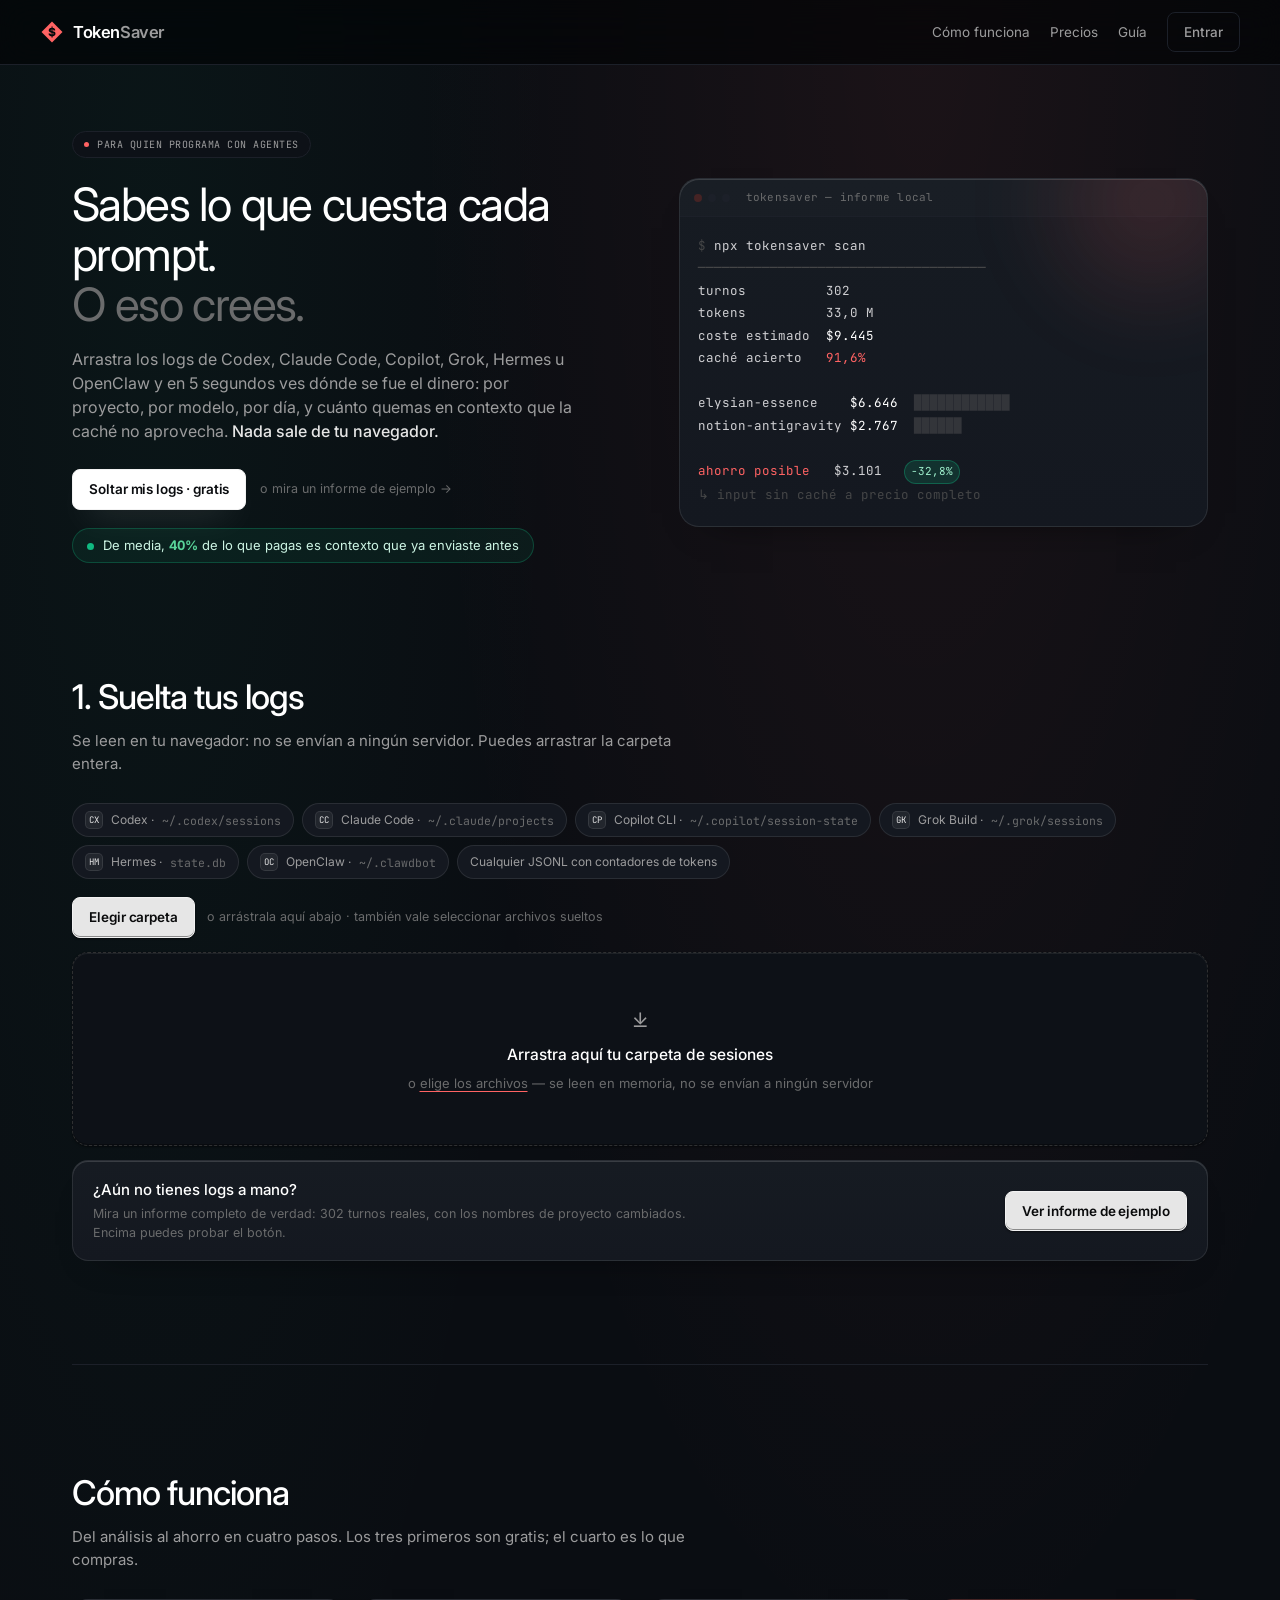
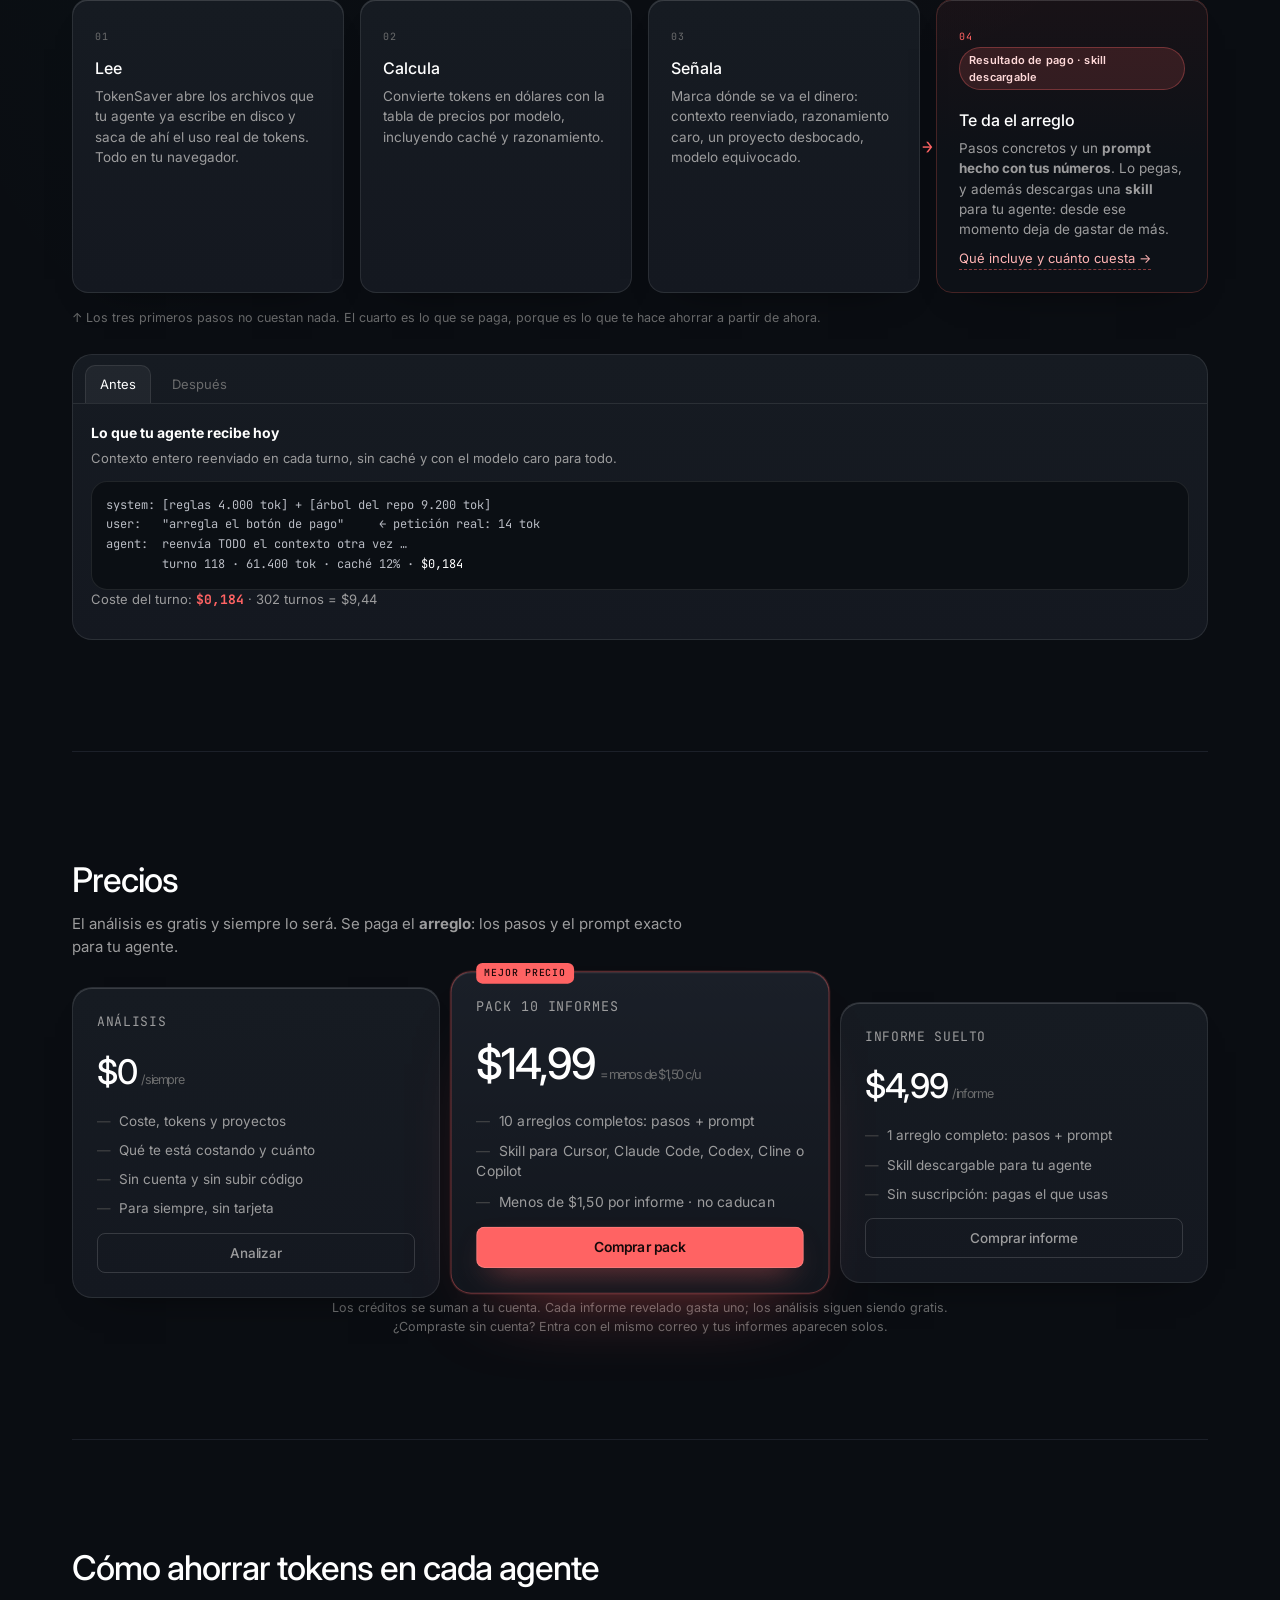
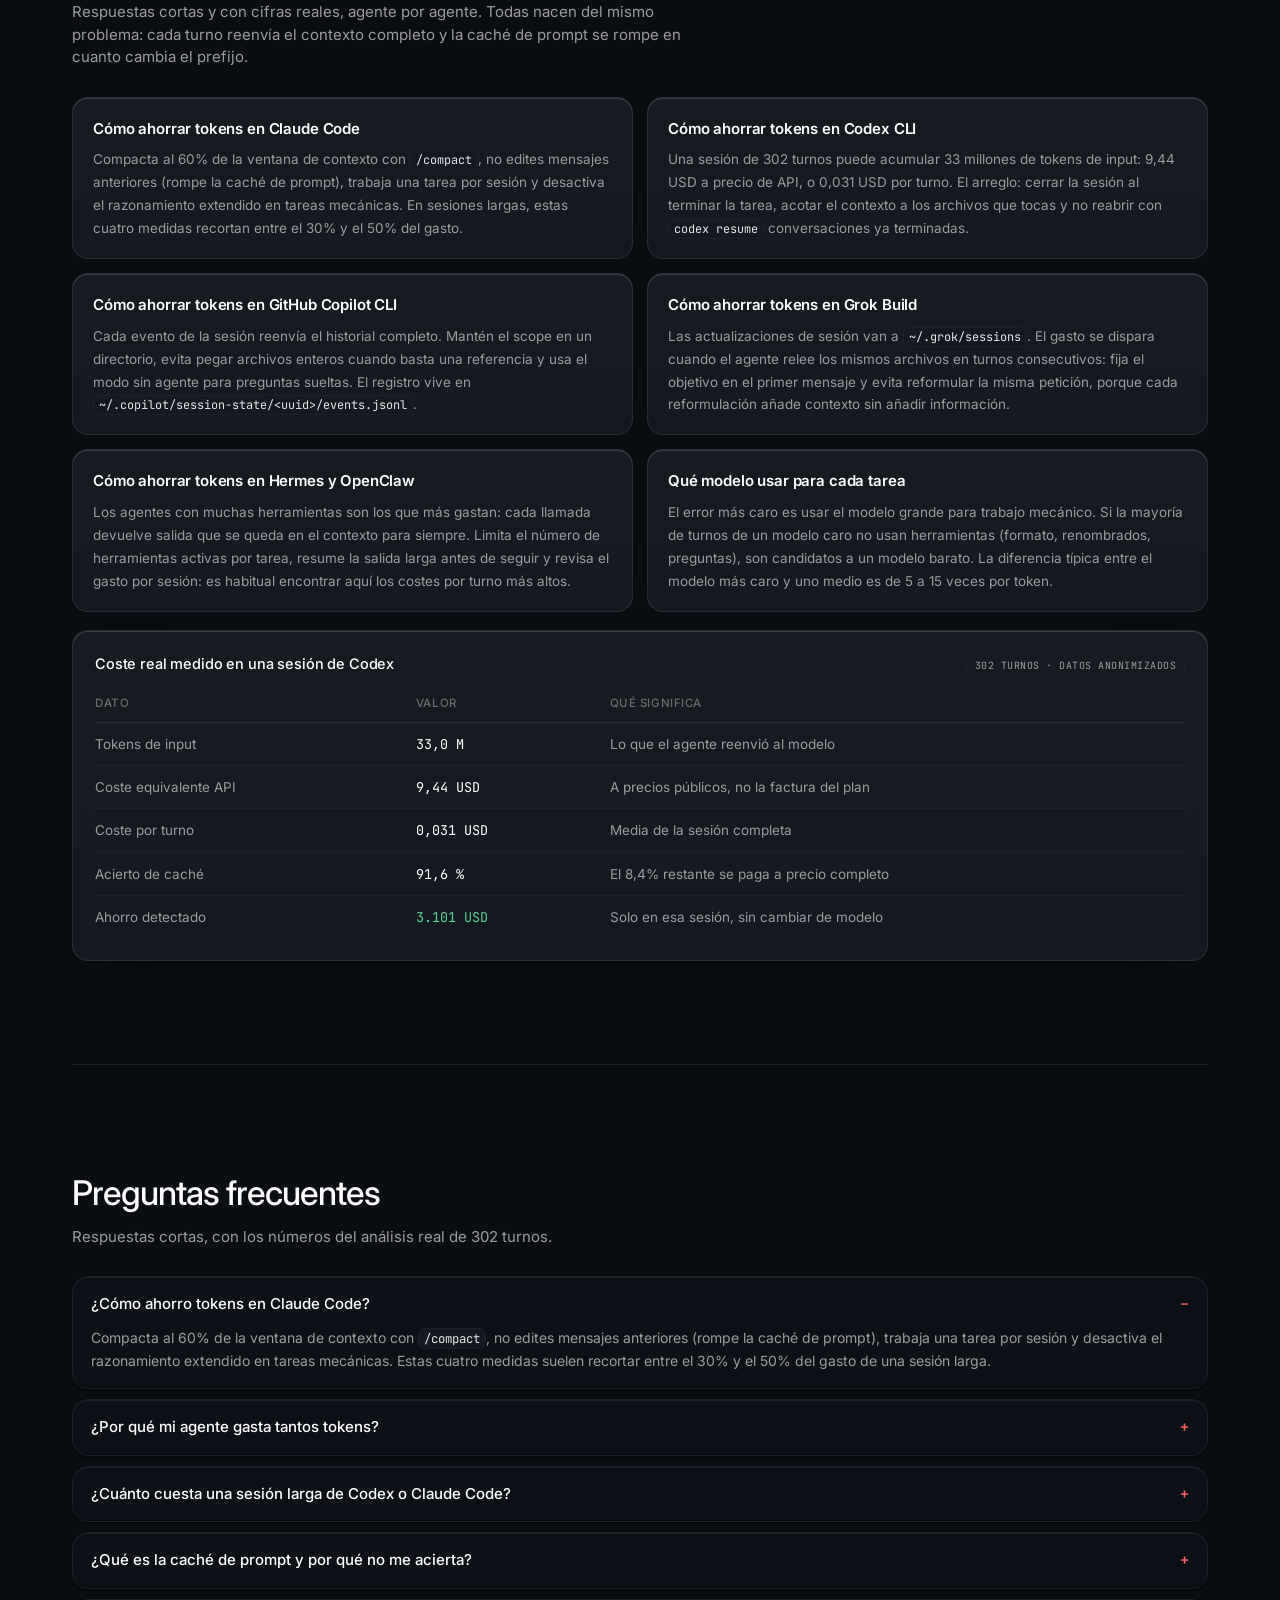
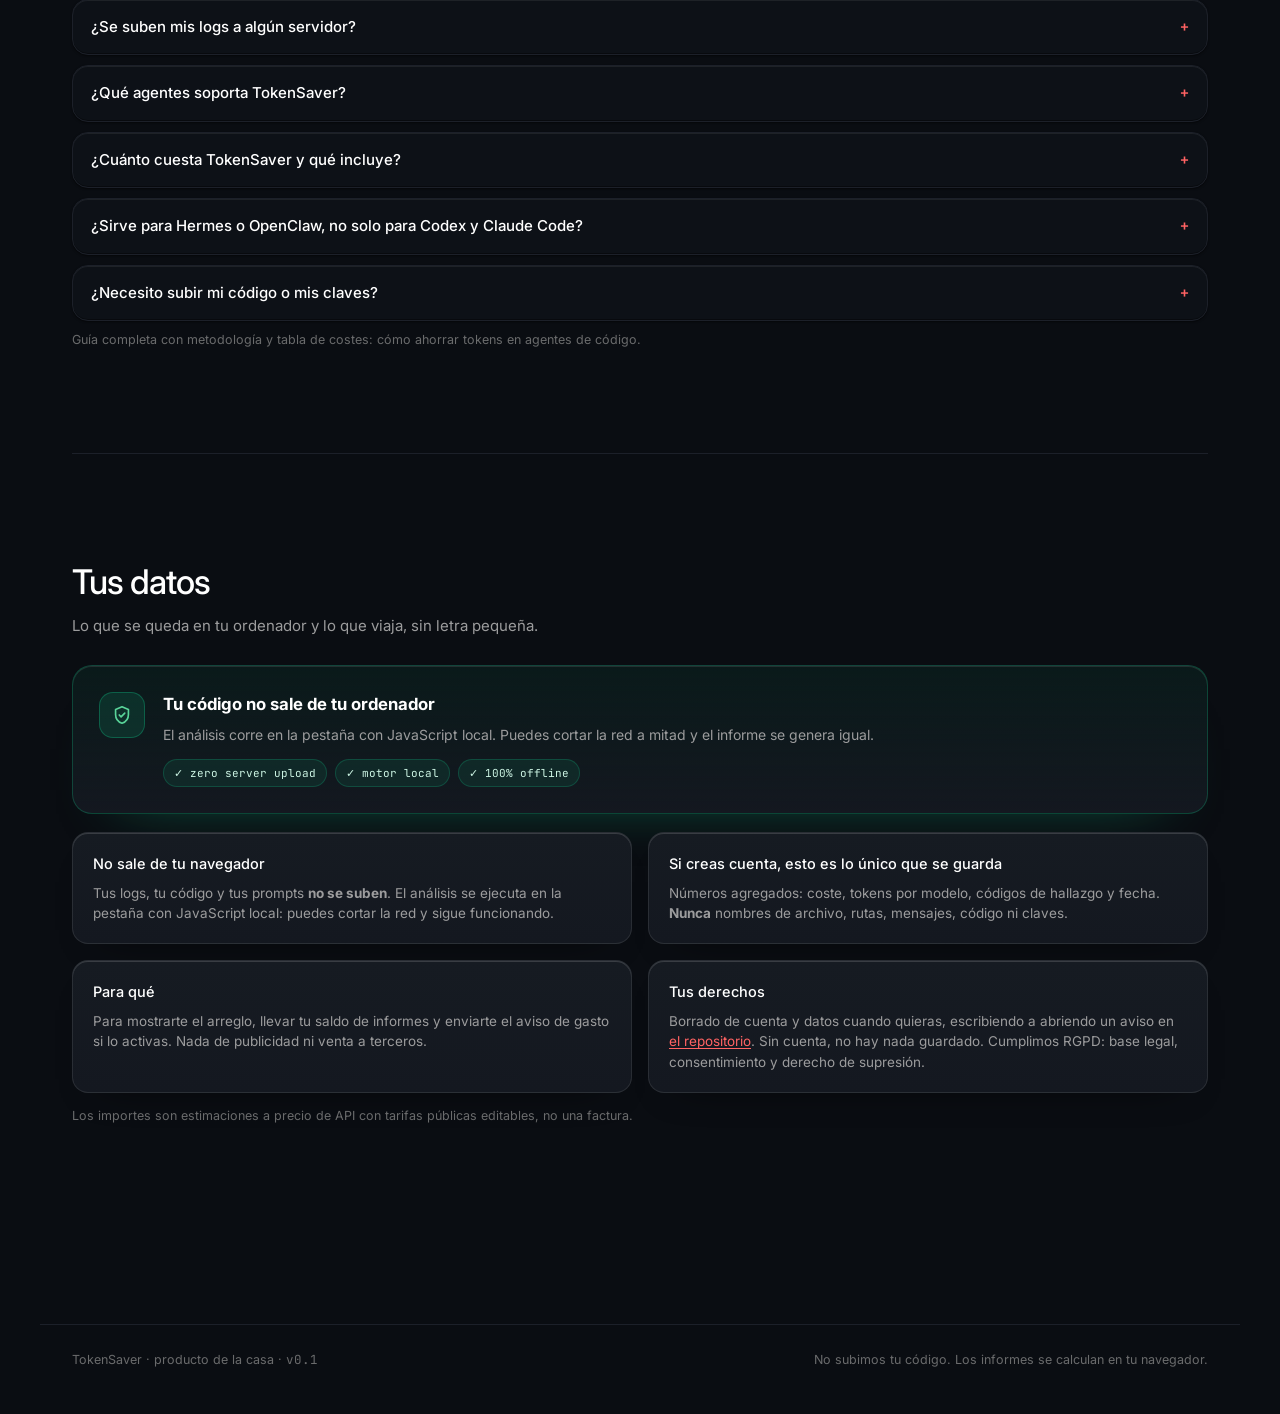
<file: index.html>
<!doctype html>
<html lang="es">
<head>
<meta charset="utf-8" />
<meta name="viewport" content="width=device-width, initial-scale=1" />
<meta name="robots" content="index, follow, max-snippet:-1, max-image-preview:large, max-video-preview:-1" />
<title>TokenSaver — cómo ahorrar tokens en Codex, Claude Code y Copilot</title>
<meta name="description" content="Calcula en tu navegador cuánto gastan tus agentes de código (Codex, Claude Code, Copilot, Grok, Hermes, OpenClaw): coste por proyecto, modelo y día, y el prompt exacto con tu skill para dejar de gastar de más. Análisis gratis, arreglo 4,99 $, pack de 10 por 14,99 $." />
<link rel="preconnect" href="https://fonts.googleapis.com" />
<link rel="preconnect" href="https://fonts.gstatic.com" crossorigin />
<link href="https://fonts.googleapis.com/css2?family=Inter:wght@400;500;600&family=JetBrains+Mono:wght@400;500&display=swap" rel="stylesheet" />
<link rel="stylesheet" href="./skin.css?v=mvsn4t7b" />
<link rel="canonical" href="https://tokensaver.es/" />
<meta property="og:type" content="website" />
<meta property="og:site_name" content="TokenSaver" />
<meta property="og:title" content="TokenSaver — descubre qué se comen tus tokens y cómo ahorrarlos" />
<meta property="og:description" content="Analiza gratis el gasto real de tus agentes de código. Sin subir tu código: el análisis ocurre en tu navegador." />
<meta property="og:url" content="https://tokensaver.es/" />
<meta property="og:locale" content="es_ES" />
<meta name="twitter:card" content="summary_large_image" />
<meta name="twitter:title" content="TokenSaver — descubre qué se comen tus tokens" />
<meta name="twitter:description" content="Analiza gratis el gasto real de tus agentes de código. El arreglo, con tu prompt y tu skill." />
<script type="application/ld+json">
{
  "@context": "https://schema.org",
  "@graph": [
    {
      "@type": "SoftwareApplication",
      "name": "TokenSaver",
      "applicationCategory": "DeveloperApplication",
      "operatingSystem": "Web",
      "url": "https://tokensaver.es/",
      "description": "Analiza los logs locales de agentes de código (Codex, Claude Code, Copilot CLI, Grok Build, Hermes, OpenClaw), calcula el coste real en dólares y entrega el arreglo: pasos, prompt y skill para dejar de gastar de más.",
      "inLanguage": "es",
      "softwareVersion": "0.1",
      "isAccessibleForFree": true,
      "image": "https://tokensaver.es/assets/og-image-1200x630.png",
      "screenshot": "https://tokensaver.es/assets/og-image-1200x630.png",
      "browserRequirements": "Requiere JavaScript. El análisis se ejecuta en el navegador.",
      "operatingSystem": "Web",
      "featureList": [
        "Análisis local de logs de agentes de código",
        "Coste por proyecto, modelo y día",
        "Diagnóstico de caché de prompt y contexto reenviado",
        "Prompt personalizado y skill descargable por agente"
      ],
      "offers": [
        {
          "@type": "Offer",
          "name": "Análisis",
          "price": "0",
          "priceCurrency": "USD",
          "description": "Análisis completo sin cuenta"
        },
        {
          "@type": "Offer",
          "name": "Informe con arreglo",
          "price": "4.99",
          "priceCurrency": "USD",
          "description": "Pasos, prompt personalizado y skill"
        },
        {
          "@type": "Offer",
          "name": "Pack 10 informes",
          "price": "14.99",
          "priceCurrency": "USD",
          "description": "10 arreglos por 14,99 USD"
        }
      ]
    },
    {
      "@type": "HowTo",
      "name": "Cómo saber qué se come tus tokens y arreglarlo",
      "description": "Cuatro pasos: leer los logs locales, calcular el coste, señalar dónde se va el dinero y entregar el arreglo con prompt y skill.",
      "totalTime": "PT5M",
      "tool": [{ "@type": "HowToTool", "name": "Navegador con JavaScript" }],
      "step": [
        {
          "@type": "HowToStep",
          "position": 1,
          "name": "Leer los logs",
          "text": "Arrastra la carpeta de sesiones de tu agente (Codex, Claude Code, Copilot, Grok, Hermes u OpenClaw). Se leen en el navegador: nada se sube.",
          "url": "https://tokensaver.es/#analizar"
        },
        {
          "@type": "HowToStep",
          "position": 2,
          "name": "Calcular el coste",
          "text": "TokenSaver convierte los tokens en dólares con la tabla de precios por modelo, incluyendo caché de prompt y razonamiento.",
          "url": "https://tokensaver.es/#analizar"
        },
        {
          "@type": "HowToStep",
          "position": 3,
          "name": "Señalar el desperdicio",
          "text": "Marca dónde se va el dinero: contexto reenviado sin caché, razonamiento caro en tareas mecánicas, un proyecto desbocado o un modelo equivocado para la tarea.",
          "url": "https://tokensaver.es/#analizar"
        },
        {
          "@type": "HowToStep",
          "position": 4,
          "name": "Entregar el arreglo",
          "text": "Pasos concretos, un prompt hecho con tus números y una skill descargable para que el agente deje de gastar de más en las próximas sesiones.",
          "url": "https://tokensaver.es/#precios"
        }
      ]
    },
    {
      "@type": "BreadcrumbList",
      "itemListElement": [
        { "@type": "ListItem", "position": 1, "name": "Inicio", "item": "https://tokensaver.es/" },
        { "@type": "ListItem", "position": 2, "name": "Guía", "item": "https://tokensaver.es/guia.html" }
      ]
    },
    {
      "@type": "WebSite",
      "name": "TokenSaver",
      "url": "https://tokensaver.es/",
      "inLanguage": "es"
    },
    {
      "@type": "Organization",
      "name": "TokenSaver",
      "logo": "https://tokensaver.es/assets/icon-512.png",
      "url": "https://tokensaver.es/",
      "email": "hola@tokenguard.app"
    },
    {
      "@type": "FAQPage",
      "mainEntity": [
        {
          "@type": "Question",
          "name": "¿Cómo ahorro tokens en Claude Code?",
          "acceptedAnswer": {
            "@type": "Answer",
            "text": "Compacta al 60% de la ventana de contexto con /compact, no edites mensajes anteriores porque rompe la caché de prompt, trabaja una tarea por sesión y desactiva el razonamiento extendido en tareas mecánicas. Estas cuatro medidas suelen recortar entre el 30% y el 50% del gasto de una sesión larga."
          }
        },
        {
          "@type": "Question",
          "name": "¿Por qué mi agente gasta tantos tokens?",
          "acceptedAnswer": {
            "@type": "Answer",
            "text": "Porque cada turno reenvía todo el contexto anterior. Un turno con 100.000 tokens de contexto cuesta lo mismo que 100.000 tokens de trabajo útil, aunque la respuesta sea de dos líneas. Si la caché de prompt no acierta, ese input se paga a precio completo."
          }
        },
        {
          "@type": "Question",
          "name": "¿Cuánto cuesta una sesión larga de Codex o Claude Code?",
          "acceptedAnswer": {
            "@type": "Answer",
            "text": "Una sesión de 302 turnos puede acumular 33 millones de tokens de input, unos 9,44 USD a precios públicos de API, es decir 0,031 USD por turno. La mayor parte no es trabajo nuevo: es contexto reenviado."
          }
        },
        {
          "@type": "Question",
          "name": "¿Qué es la caché de prompt y por qué no me acierta?",
          "acceptedAnswer": {
            "@type": "Answer",
            "text": "La caché de prompt reutiliza el prefijo idéntico de una conversación y lo cobra a una fracción del precio, típicamente el 10% del input. Se invalida cuando cambia algo al principio del contexto: editar un mensaje previo, cambiar el system prompt o reordenar archivos."
          }
        },
        {
          "@type": "Question",
          "name": "¿Se suben mis logs a algún servidor?",
          "acceptedAnswer": {
            "@type": "Answer",
            "text": "No. El análisis se ejecuta en la pestaña del navegador. Si creas cuenta, solo se guardan agregados numéricos (coste, tokens por modelo, códigos de hallazgo) para mostrar el arreglo y el historial."
          }
        },
        {
          "@type": "Question",
          "name": "¿Cuánto cuesta TokenSaver y qué incluye?",
          "acceptedAnswer": {
            "@type": "Answer",
            "text": "El análisis es gratis y sin cuenta. Se paga el arreglo: 4,99 USD por informe o 14,99 USD el pack de 10, menos de 1,50 USD por informe. Cada arreglo incluye los pasos, el prompt con los datos reales del proyecto y una skill descargable para el agente. Sin suscripción."
          }
        },
        {
          "@type": "Question",
          "name": "¿Sirve para Hermes o OpenClaw, no solo para Codex y Claude Code?",
          "acceptedAnswer": {
            "@type": "Answer",
            "text": "Sí. Lee Codex CLI, Claude Code, GitHub Copilot CLI, Grok Build, Hermes, OpenClaw y cualquier JSONL con contadores de tokens (input_tokens/output_tokens o prompt_tokens/completion_tokens). Los agentes con muchas herramientas suelen tener el coste por turno más alto, así que el ahorro detectado es mayor."
          }
        },
        {
          "@type": "Question",
          "name": "¿Qué agentes soporta TokenSaver?",
          "acceptedAnswer": {
            "@type": "Answer",
            "text": "Codex CLI, Claude Code, GitHub Copilot CLI, Grok Build, Hermes, OpenClaw y cualquier JSONL con contadores de tokens (input_tokens, output_tokens, prompt_tokens o completion_tokens)."
          }
        }
      ]
    }
  ]
}
</script>
<link rel="icon" href="./assets/favicon.ico" sizes="any" />
<link rel="icon" type="image/svg+xml" href="./assets/icon.svg" />
<link rel="apple-touch-icon" href="./assets/apple-touch-icon.png" />
<link rel="manifest" href="./assets/site.webmanifest" />
<meta name="theme-color" content="#0a0d12" />
<meta property="og:image" content="https://tokensaver.es/assets/og-image-1200x630.png" />
<meta property="og:image:width" content="1200" />
<meta property="og:image:height" content="630" />
<meta property="og:image:alt" content="TokenSaver — descubre qué se comen tus tokens" />
<meta name="twitter:image" content="https://tokensaver.es/assets/og-image-1200x630.png" />
</head>
<body>
<header class="nav">
  <a class="brand" href="#top">
    <img class="brand-mark" src="./assets/icon.svg" alt="" width="24" height="24" />
    <span class="brand-name">Token<span class="brand-name-soft">Saver</span></span>
  </a>
  <nav class="nav-links">
    <a href="#como">Cómo funciona</a>
    <a href="#precios">Precios</a>
    <a href="./guia.html">Guía</a>
    <button class="btn btn-ghost" id="open-auth">Entrar</button>
  </nav>
</header>

<main id="top">
  <div class="pay-banner" id="pay-banner" hidden>
    <span class="pay-banner-icon" id="pay-icon">✓</span>
    <div class="pay-banner-body">
      <p class="pay-banner-title" id="pay-title">Pago recibido</p>
      <p class="pay-banner-sub micro" id="pay-sub"></p>
    </div>
    <button class="btn btn-primary" id="pay-action" type="button" hidden>Ver mi arreglo</button>
    <button class="btn btn-ghost" id="pay-retry" type="button" hidden>Reintentar verificación</button>
  </div>

  <!-- ── HERO ─────────────────────────────────────── -->
  <section class="hero">
    <div class="hero-copy">
      <p class="eyebrow"><span class="dot"></span> Para quien programa con agentes</p>
      <h1>Sabes lo que cuesta cada prompt.<br /><em>O eso crees.</em></h1>
      <p class="lede">
        Arrastra los logs de Codex, Claude Code, Copilot, Grok, Hermes u OpenClaw y en 5 segundos ves
        dónde se fue el dinero: por proyecto, por modelo, por día, y cuánto quemas en contexto
        que la caché no aprovecha. <strong>Nada sale de tu navegador.</strong>
      </p>
      <div class="hero-cta">
        <button class="btn btn-primary" id="hero-cta" type="button">Soltar mis logs · gratis</button>
        <a href="#" id="demo-link" class="micro">o mira un informe de ejemplo →</a>
      </div>
      <p class="hero-stat">
        <span class="pulse" aria-hidden="true"></span>
        <span class="hero-stat-text">De media, <b id="hero-waste">40%</b> de lo que pagas es contexto que ya enviaste antes</span>
      </p>
    </div>
    <div class="terminal" aria-hidden="true">
      <div class="terminal-bar">
        <span></span><span></span><span></span>
        <p>tokensaver — informe local</p>
      </div>
      <pre class="terminal-body"><span class="t-dim">$</span> npx tokensaver scan
<span class="t-dim">────────────────────────────────────</span>
turnos          302
tokens          33,0 M
coste estimado  <span class="t-accent">$9.445</span>
caché acierto   <span class="t-warn">91,6%</span>

elysian-essence    <span class="t-accent">$6.646</span>  <span class="t-bar">████████████</span>
notion-antigravity <span class="t-accent">$2.767</span>  <span class="t-bar">██████</span>

<span class="t-warn">ahorro posible</span>   $3.101  <span class="t-badge">−32,8%</span>
<span class="t-dim">↳ input sin caché a precio completo</span></pre>
    </div>
  </section>

  <!-- ── DROPZONE / DASHBOARD ─────────────────────── -->
  <section id="analizar" class="analyzer">
    <div class="section-head">
      <h2>1. Suelta tus logs</h2>
      <p>Se leen en tu navegador: no se envían a ningún servidor. Puedes arrastrar la carpeta entera.</p>
    </div>

    <div class="sources">
      <span class="chip"><span class="mark">CX</span>Codex · <code>~/.codex/sessions</code></span>
      <span class="chip"><span class="mark">CC</span>Claude Code · <code>~/.claude/projects</code></span>
      <span class="chip"><span class="mark">CP</span>Copilot CLI · <code>~/.copilot/session-state</code></span>
      <span class="chip chip-extra"><span class="mark">GK</span>Grok Build · <code>~/.grok/sessions</code></span>
      <span class="chip chip-extra"><span class="mark">HM</span>Hermes · <code>state.db</code></span>
      <span class="chip chip-extra"><span class="mark">OC</span>OpenClaw · <code>~/.clawdbot</code></span>
      <span class="chip chip-extra">Cualquier JSONL con contadores de tokens</span>
      <button class="sources-more" id="sources-more" type="button" aria-expanded="false" aria-controls="fuentes-extra">
        Ver 4 más ↓
      </button>
    </div>

    <div class="picker">
      <button class="btn btn-primary" id="pick-dir" type="button">Elegir carpeta</button>
      <span class="micro">o arrástrala aquí abajo · también vale seleccionar archivos sueltos</span>
    </div>

    <label class="drop" id="drop">
      <input type="file" id="file-input" multiple webkitdirectory directory hidden />
      <span class="drop-icon">⤓</span>
      <span class="drop-title">Arrastra aquí tu carpeta de sesiones</span>
      <span class="drop-sub">o <u>elige los archivos</u> — se leen en memoria, no se envían a ningún servidor</span>
    </label>
    <p class="drop-error" id="drop-error" hidden></p>

    <div class="sample-cta" id="sample-cta">
      <div class="sample-copy">
        <p class="sample-title">¿Aún no tienes logs a mano?</p>
        <p class="micro">Mira un informe completo de verdad: 302 turnos reales, con los nombres de proyecto cambiados. Encima puedes probar el botón.</p>
      </div>
      <button class="btn btn-primary" id="show-sample" type="button">Ver informe de ejemplo</button>
    </div>

    <div class="progress" id="progress" hidden>
      <div class="progress-head">
        <span id="progress-label">Leyendo archivos…</span>
        <span class="mono" id="progress-count">0/0</span>
      </div>
      <div class="progress-track"><div class="progress-fill" id="progress-fill"></div></div>
      <p class="micro" id="progress-sub"></p>
    </div>

    <div id="dashboard" class="dashboard" hidden>
      <div class="section-head">
        <h2>2. Tu informe</h2>
        <p id="report-meta" class="micro"></p>
      </div>

      <div class="kpis" id="kpis"></div>

      <div class="future" id="future" hidden>
        <div class="future-head">
          <span class="kpi-label">Lo que vas a ahorrar a partir de ahora</span>
          <span class="pill pill-warn">estimación</span>
        </div>
        <div class="future-grid">
          <div class="future-item">
            <span class="future-num" id="future-month">—</span>
            <span class="future-sub">al mes</span>
          </div>
          <div class="future-item">
            <span class="future-num" id="future-year">—</span>
            <span class="future-sub">al año</span>
          </div>
          <div class="future-item">
            <span class="future-num" id="future-report">—</span>
            <span class="future-sub">por informe</span>
          </div>
        </div>
        <p class="future-text" id="future-text"></p>
        <div class="future-bars">
          <div class="future-bar-row">
            <span class="future-bar-label">Hoy</span>
            <span class="future-track"><span class="future-fill now" id="future-now-bar"></span></span>
            <span class="future-bar-cost" id="future-now">—</span>
          </div>
          <div class="future-bar-row">
            <span class="future-bar-label">Con el arreglo</span>
            <span class="future-track"><span class="future-fill after" id="future-after-bar"></span></span>
            <span class="future-bar-cost" id="future-after">—</span>
          </div>
        </div>
      </div>

      <div class="panel">
        <div class="panel-head">
          <h3>Gasto por proyecto</h3>
          <span class="pill" id="bill-mode">equivalente API</span>
        </div>
        <div id="projects" class="bars"></div>
      </div>

      <div class="grid-2">
        <div class="panel">
          <div class="panel-head"><h3>Por modelo</h3></div>
          <div id="models" class="bars"></div>
          <p class="micro" id="models-note" hidden></p>
        </div>
        <div class="panel">
          <div class="panel-head"><h3>Por día</h3></div>
          <div id="days" class="days"></div>
        </div>
      </div>

      <div class="panel">
        <div class="panel-head">
          <h3>Qué te está costando</h3>
          <span class="pill pill-warn">estimación</span>
        </div>
        <ul id="findings" class="diag"></ul>
      </div>

      <div class="panel panel-solutions" id="solutions-panel">
        <div class="panel-head">
          <h3>Qué puedes recortar — y cómo arreglarlo</h3>
          <span class="pill" id="solutions-saving">—</span>
        </div>
        <div id="solutions" class="solutions"></div>
        <div id="solutions-lock" class="lock" hidden>
          <p class="lock-title" id="lock-title">Los arreglos están a un registro</p>
          <p class="micro" id="lock-sub">Creas cuenta gratis y ves los pasos exactos y el prompt para tu agente.</p>
          <button class="btn btn-primary" id="lock-cta" data-mode="auth">Revelar arreglo · $4,99</button>
        </div>
        <p class="micro" id="solutions-message" hidden></p>
      </div>

      <p class="disclaimer">
        Las cifras son coste equivalente a precio de API con tarifas públicas editables, no tu factura.
        Si estás en un plan de suscripción, esto es lo que costaría el mismo trabajo por token.
      </p>
    </div>
  </section>

  <!-- ── CÓMO FUNCIONA ────────────────────────────── -->
  <section id="como" class="how">
    <div class="section-head">
      <h2>Cómo funciona</h2>
      <p>Del análisis al ahorro en cuatro pasos. Los tres primeros son gratis; el cuarto es lo que compras.</p>
    </div>
    <ol class="steps steps-4">
      <li><h3>Lee</h3><p>TokenSaver abre los archivos que tu agente ya escribe en disco y saca de ahí el uso real de tokens. Todo en tu navegador.</p></li>
      <li><h3>Calcula</h3><p>Convierte tokens en dólares con la tabla de precios por modelo, incluyendo caché y razonamiento.</p></li>
      <li><h3>Señala</h3><p>Marca dónde se va el dinero: contexto reenviado, razonamiento caro, un proyecto desbocado, modelo equivocado.</p></li>
      <li class="step-paid">
        <span class="step-badge">Resultado de pago · skill descargable</span>
        <h3>Te da el arreglo</h3><p>Pasos concretos y un <strong>prompt hecho con tus números</strong>. Lo pegas, y además descargas una <strong>skill</strong> para tu agente: desde ese momento deja de gastar de más.</p>
        <a class="step-link" href="#precios">Qué incluye y cuánto cuesta →</a>
      </li>
    </ol>
    <p class="how-note">↑ Los tres primeros pasos no cuestan nada. El cuarto es lo que se paga, porque es lo que te hace ahorrar a partir de ahora.</p>

    <div class="compare" id="compare">
      <div class="compare-tabs" role="tablist" aria-label="Antes y después del arreglo">
        <button class="compare-tab" role="tab" aria-selected="true" aria-controls="cmp-before" id="tab-before">Antes</button>
        <button class="compare-tab" role="tab" aria-selected="false" aria-controls="cmp-after" id="tab-after">Después</button>
      </div>
      <div class="compare-body">
        <div class="compare-pane" id="cmp-before" role="tabpanel" aria-labelledby="tab-before" data-state="before">
          <h4>Lo que tu agente recibe hoy</h4>
          <p>Contexto entero reenviado en cada turno, sin caché y con el modelo caro para todo.</p>
          <pre class="compare-pre">system: [reglas 4.000 tok] + [árbol del repo 9.200 tok]
user:   "arregla el botón de pago"     ← petición real: 14 tok
agent:  reenvía TODO el contexto otra vez …
        turno 118 · 61.400 tok · caché 12% · <span class="t-accent">$0,184</span></pre>
          <p class="compare-cost bad">Coste del turno: <b>$0,184</b> · 302 turnos = $9,44</p>
        </div>
        <div class="compare-pane" id="cmp-after" role="tabpanel" aria-labelledby="tab-after" data-state="after" hidden>
          <h4>Lo que recibe con el arreglo</h4>
          <p>El prompt compacta el contexto, la skill fija las reglas y el agente deja de reenviarlo todo.</p>
          <pre class="compare-pre">system: [reglas 700 tok] + índice de archivos bajo demanda
user:   "arregla el botón de pago · solo src/checkout"
agent:  lee 2 archivos, edita, cierra tarea
        turno 118 · 14.900 tok · caché 88% · <span class="t-warn">$0,041</span></pre>
          <p class="compare-cost good">Coste del turno: <b>$0,041</b> · mismo trabajo, −78%</p>
        </div>
      </div>
    </div>
  </section>

  <!-- ── PRECIOS ──────────────────────────────────── -->
  <section id="precios" class="pricing">
    <div class="section-head">
      <h2>Precios</h2>
      <p>El análisis es gratis y siempre lo será. Se paga el <strong>arreglo</strong>: los pasos y el prompt exacto para tu agente.</p>
    </div>
    <div class="price-grid">
      <div class="price-card">
        <h3>Análisis</h3>
        <p class="price">$0<span>/siempre</span></p>
        <ul>
          <li>Coste, tokens y proyectos</li>
          <li>Qué te está costando y cuánto</li>
          <li>Sin cuenta y sin subir código</li>
          <li>Para siempre, sin tarjeta</li>
        </ul>
        <a class="btn btn-ghost" href="#analizar">Analizar</a>
      </div>
      <div class="price-card price-card-featured">
        <div class="badge">Mejor precio</div>
        <h3>Pack 10 informes</h3>
        <p class="price">$14,99<span>= menos de $1,50 c/u</span></p>
        <ul>
          <li>10 arreglos completos: pasos + prompt</li>
          <li>Skill para Cursor, Claude Code, Codex, Cline o Copilot</li>
          <li>Menos de $1,50 por informe · no caducan</li>
        </ul>
        <button class="btn btn-primary" data-checkout="pack10">Comprar pack</button>
      </div>
      <div class="price-card">
        <h3>Informe suelto</h3>
        <p class="price">$4,99<span>/informe</span></p>
        <ul>
          <li>1 arreglo completo: pasos + prompt</li>
          <li>Skill descargable para tu agente</li>
          <li>Sin suscripción: pagas el que usas</li>
        </ul>
        <button class="btn btn-ghost" data-checkout="single">Comprar informe</button>
      </div>
    </div>
    <p class="micro center" id="checkout-note"></p>
    <p class="micro center">Los créditos se suman a tu cuenta. Cada informe revelado gasta uno; los análisis siguen siendo gratis.</p>
    <p class="micro center account-hint">¿Compraste sin cuenta? <a href="#" id="claim-hint">Entra con el mismo correo</a> y tus informes aparecen solos.</p>
  </section>

  <!-- ── MI CUENTA ─────────────────────────────────── -->
  <section id="cuenta" class="account" hidden>
    <div class="section-head">
      <h2>Mi cuenta</h2>
      <p>Tus informes quedan guardados con su arreglo propio: cada fix es tuyo, con tus proyectos y tus modelos.</p>
    </div>
    <div class="account-bar">
      <span id="account-email" class="mono micro"></span>
      <span class="pill" id="account-balance">—</span>
      <button class="btn btn-ghost" id="logout" type="button">Salir</button>
    </div>
    <div id="reports-list" class="reports"></div>
  </section>


  <!-- ── AEO: respuestas por agente, citables y con cifras ────────── -->
  <section id="agentes" class="how agents-aeo">
    <div class="section-head">
      <h2>Cómo ahorrar tokens en cada agente</h2>
      <p>Respuestas cortas y con cifras reales, agente por agente. Todas nacen del mismo problema: cada turno reenvía el contexto completo y la caché de prompt se rompe en cuanto cambia el prefijo.</p>
    </div>

    <div class="aeo-grid">
      <article>
        <h3>Cómo ahorrar tokens en Claude Code</h3>
        <p>Compacta al 60% de la ventana de contexto con <code>/compact</code>, no edites mensajes anteriores (rompe la caché de prompt), trabaja una tarea por sesión y desactiva el razonamiento extendido en tareas mecánicas. En sesiones largas, estas cuatro medidas recortan entre el 30% y el 50% del gasto.</p>
      </article>
      <article>
        <h3>Cómo ahorrar tokens en Codex CLI</h3>
        <p>Una sesión de 302 turnos puede acumular 33 millones de tokens de input: 9,44 USD a precio de API, o 0,031 USD por turno. El arreglo: cerrar la sesión al terminar la tarea, acotar el contexto a los archivos que tocas y no reabrir con <code>codex resume</code> conversaciones ya terminadas.</p>
      </article>
      <article>
        <h3>Cómo ahorrar tokens en GitHub Copilot CLI</h3>
        <p>Cada evento de la sesión reenvía el historial completo. Mantén el scope en un directorio, evita pegar archivos enteros cuando basta una referencia y usa el modo sin agente para preguntas sueltas. El registro vive en <code>~/.copilot/session-state/&lt;uuid&gt;/events.jsonl</code>.</p>
      </article>
      <article>
        <h3>Cómo ahorrar tokens en Grok Build</h3>
        <p>Las actualizaciones de sesión van a <code>~/.grok/sessions</code>. El gasto se dispara cuando el agente relee los mismos archivos en turnos consecutivos: fija el objetivo en el primer mensaje y evita reformular la misma petición, porque cada reformulación añade contexto sin añadir información.</p>
      </article>
      <article>
        <h3>Cómo ahorrar tokens en Hermes y OpenClaw</h3>
        <p>Los agentes con muchas herramientas son los que más gastan: cada llamada devuelve salida que se queda en el contexto para siempre. Limita el número de herramientas activas por tarea, resume la salida larga antes de seguir y revisa el gasto por sesión: es habitual encontrar aquí los costes por turno más altos.</p>
      </article>
      <article>
        <h3>Qué modelo usar para cada tarea</h3>
        <p>El error más caro es usar el modelo grande para trabajo mecánico. Si la mayoría de turnos de un modelo caro no usan herramientas (formato, renombrados, preguntas), son candidatos a un modelo barato. La diferencia típica entre el modelo más caro y uno medio es de 5 a 15 veces por token.</p>
      </article>
    </div>

    <div class="panel aeo-table">
      <div class="panel-head">
        <h3>Coste real medido en una sesión de Codex</h3>
        <span class="pill">302 turnos · datos anonimizados</span>
      </div>
      <table>
        <thead>
          <tr><th>Dato</th><th>Valor</th><th>Qué significa</th></tr>
        </thead>
        <tbody>
          <tr><td>Tokens de input</td><td class="mono">33,0 M</td><td>Lo que el agente reenvió al modelo</td></tr>
          <tr><td>Coste equivalente API</td><td class="mono">9,44 USD</td><td>A precios públicos, no la factura del plan</td></tr>
          <tr><td>Coste por turno</td><td class="mono">0,031 USD</td><td>Media de la sesión completa</td></tr>
          <tr><td>Acierto de caché</td><td class="mono">91,6 %</td><td>El 8,4% restante se paga a precio completo</td></tr>
          <tr><td>Ahorro detectado</td><td class="mono mint">3.101 USD</td><td>Solo en esa sesión, sin cambiar de modelo</td></tr>
        </tbody>
      </table>
    </div>
  </section>

  <!-- ── PREGUNTAS FRECUENTES (texto plano, citable) ─────────────── -->
  <section id="faq" class="faq">
    <div class="section-head">
      <h2>Preguntas frecuentes</h2>
      <p>Respuestas cortas, con los números del análisis real de 302 turnos.</p>
    </div>

    <details class="faq-item" open>
      <summary>¿Cómo ahorro tokens en Claude Code?</summary>
      <p>Compacta al 60% de la ventana de contexto con <code>/compact</code>, no edites mensajes anteriores (rompe la caché de prompt), trabaja una tarea por sesión y desactiva el razonamiento extendido en tareas mecánicas. Estas cuatro medidas suelen recortar entre el 30% y el 50% del gasto de una sesión larga.</p>
    </details>

    <details class="faq-item">
      <summary>¿Por qué mi agente gasta tantos tokens?</summary>
      <p>Porque cada turno reenvía todo el contexto anterior. Un turno con 100.000 tokens de contexto cuesta lo mismo que 100.000 tokens de trabajo útil, aunque la respuesta sea de dos líneas. Si la caché de prompt no acierta, ese input se paga a precio completo.</p>
    </details>

    <details class="faq-item">
      <summary>¿Cuánto cuesta una sesión larga de Codex o Claude Code?</summary>
      <p>Una sesión de 302 turnos puede acumular <strong>33 millones de tokens</strong> de input: unos <strong>9,44 USD</strong> a precios públicos de API, o <strong>0,031 USD por turno</strong>. La mayor parte no es trabajo nuevo, es contexto reenviado.</p>
    </details>

    <details class="faq-item">
      <summary>¿Qué es la caché de prompt y por qué no me acierta?</summary>
      <p>Reutiliza el prefijo idéntico de una conversación y lo cobra a una fracción del precio (típicamente el 10% del input). Se invalida cuando cambia algo al principio del contexto: editar un mensaje previo, cambiar el system prompt o reordenar archivos.</p>
    </details>

    <details class="faq-item">
      <summary>¿Se suben mis logs a algún servidor?</summary>
      <p>No. El análisis se ejecuta en la pestaña del navegador y se puede cortar la red sin que deje de funcionar. Si creas cuenta, solo se guardan agregados numéricos: coste, tokens por modelo y códigos de hallazgo.</p>
    </details>

    <details class="faq-item">
      <summary>¿Qué agentes soporta TokenSaver?</summary>
      <p>Codex CLI, Claude Code, GitHub Copilot CLI, Grok Build, Hermes, OpenClaw y cualquier JSONL con contadores de tokens (<code>input_tokens</code>, <code>output_tokens</code>, <code>prompt_tokens</code> o <code>completion_tokens</code>).</p>
    </details>


    <details class="faq-item">
      <summary>¿Cuánto cuesta TokenSaver y qué incluye?</summary>
      <p>El análisis es <strong>gratis y sin cuenta</strong>. Lo que se paga es el arreglo: <strong>4,99 USD por informe</strong> o <strong>14,99 USD el pack de 10</strong> (menos de 1,50 por informe). Cada arreglo incluye los pasos concretos, el prompt hecho con tus números y la skill descargable para tu agente. Sin suscripción.</p>
    </details>

    <details class="faq-item">
      <summary>¿Sirve para Hermes o OpenClaw, no solo para Codex y Claude Code?</summary>
      <p>Sí. Lee Codex CLI, Claude Code, GitHub Copilot CLI, Grok Build, Hermes, OpenClaw y cualquier JSONL con contadores de tokens. Los agentes con muchas herramientas suelen ser los que más gastan por turno, así que ahí el ahorro detectado es mayor.</p>
    </details>

    <details class="faq-item">
      <summary>¿Necesito subir mi código o mis claves?</summary>
      <p>No. El análisis se ejecuta en tu navegador y puedes cortar la red a mitad sin que deje de funcionar. Si creas cuenta solo se guardan agregados numéricos: coste, tokens por modelo y códigos de hallazgo. Nunca rutas, mensajes, código ni claves.</p>
    </details>

    <p class="micro">Guía completa con metodología y tabla de costes: <a href="./guia.html">cómo ahorrar tokens en agentes de código</a>.</p>
  </section>

  <!-- ── PRIVACIDAD ───────────────────────────────── -->
  <section id="datos" class="privacy">
    <div class="section-head">
      <h2>Tus datos</h2>
      <p>Lo que se queda en tu ordenador y lo que viaja, sin letra pequeña.</p>
    </div>
    <div class="privacy-hero">
      <span class="privacy-shield" aria-hidden="true">
        <svg width="22" height="22" viewBox="0 0 24 24" fill="none" stroke="currentColor" stroke-width="1.8" stroke-linecap="round" stroke-linejoin="round">
          <path d="M12 3l7 3v5.5c0 4.4-3 8.2-7 9.5-4-1.3-7-5.1-7-9.5V6l7-3z" />
          <path d="M9 12l2 2 4-4" />
        </svg>
      </span>
      <div>
        <h3>Tu código no sale de tu ordenador</h3>
        <p>El análisis corre en la pestaña con JavaScript local. Puedes cortar la red a mitad y el informe se genera igual.</p>
        <div class="privacy-badges">
          <span>✓ zero server upload</span>
          <span>✓ motor local</span>
          <span>✓ 100% offline</span>
        </div>
      </div>
    </div>

    <div class="privacy-grid">
      <div class="privacy-card">
        <h3>No sale de tu navegador</h3>
        <p>Tus logs, tu código y tus prompts <strong>no se suben</strong>. El análisis se ejecuta en la pestaña con JavaScript local: puedes cortar la red y sigue funcionando.</p>
      </div>
      <div class="privacy-card">
        <h3>Si creas cuenta, esto es lo único que se guarda</h3>
        <p>Números agregados: coste, tokens por modelo, códigos de hallazgo y fecha. <strong>Nunca</strong> nombres de archivo, rutas, mensajes, código ni claves.</p>
      </div>
      <div class="privacy-card">
        <h3>Para qué</h3>
        <p>Para mostrarte el arreglo, llevar tu saldo de informes y enviarte el aviso de gasto si lo activas. Nada de publicidad ni venta a terceros.</p>
      </div>
      <div class="privacy-card">
        <h3>Tus derechos</h3>
        <p>Borrado de cuenta y datos cuando quieras, escribiendo a abriendo un aviso en <a href="https://github.com/Molina8/tokensaver/issues" target="_blank" rel="noopener">el repositorio</a>. Sin cuenta, no hay nada guardado. Cumplimos RGPD: base legal, consentimiento y derecho de supresión.</p>
      </div>
    </div>
    <p class="micro">Los importes son estimaciones a precio de API con tarifas públicas editables, no una factura.</p>
  </section>
</main>

<footer class="foot">
  <p>TokenSaver · producto de la casa · <span class="mono">v0.1</span></p>
  <p class="micro">No subimos tu código. Los informes se calculan en tu navegador.</p>
</footer>

<!-- ── MODAL AUTH ─────────────────────────────────── -->
<dialog id="auth-dialog" class="dialog">
  <button class="dialog-close" id="close-auth" aria-label="Cerrar">×</button>
  <h2 id="auth-title">Entrar</h2>
  <p class="micro" id="auth-sub">Guarda tus informes y recibe alertas cuando el gasto se dispare.</p>
  <form id="auth-form" class="form">
    <label>Email <input type="email" name="email" required autocomplete="email" placeholder="tu@email.com" /></label>
    <label>Contraseña <input type="password" name="password" required minlength="8" autocomplete="current-password" placeholder="mínimo 8 caracteres" /></label>

    <!-- solo al crear cuenta -->
    <div class="signup-only" data-signup-only hidden>
      <label>Repite la contraseña
        <input type="password" name="password2" autocomplete="new-password" placeholder="otra vez, igual" />
      </label>
      <ul class="pw-rules" id="pw-rules">
        <li data-rule="len"><span class="dot"></span>8 caracteres mínimo</li>
        <li data-rule="upper"><span class="dot"></span>Una mayúscula</li>
        <li data-rule="num"><span class="dot"></span>Un número</li>
        <li data-rule="match"><span class="dot"></span>Las dos contraseñas coinciden</li>
      </ul>
    </div>

    <button class="btn btn-primary" type="submit" id="auth-submit">Entrar</button>
  </form>
  <p class="auth-msg" id="auth-msg" hidden></p>
  <p class="micro center"><span id="toggle-prefix">¿No tienes cuenta?</span> <a href="#" id="toggle-mode">Crear una</a></p>
</dialog>

<script type="module" src="./app.js?v=mvsn4t7b"></script>
</body>
</html>
</file>
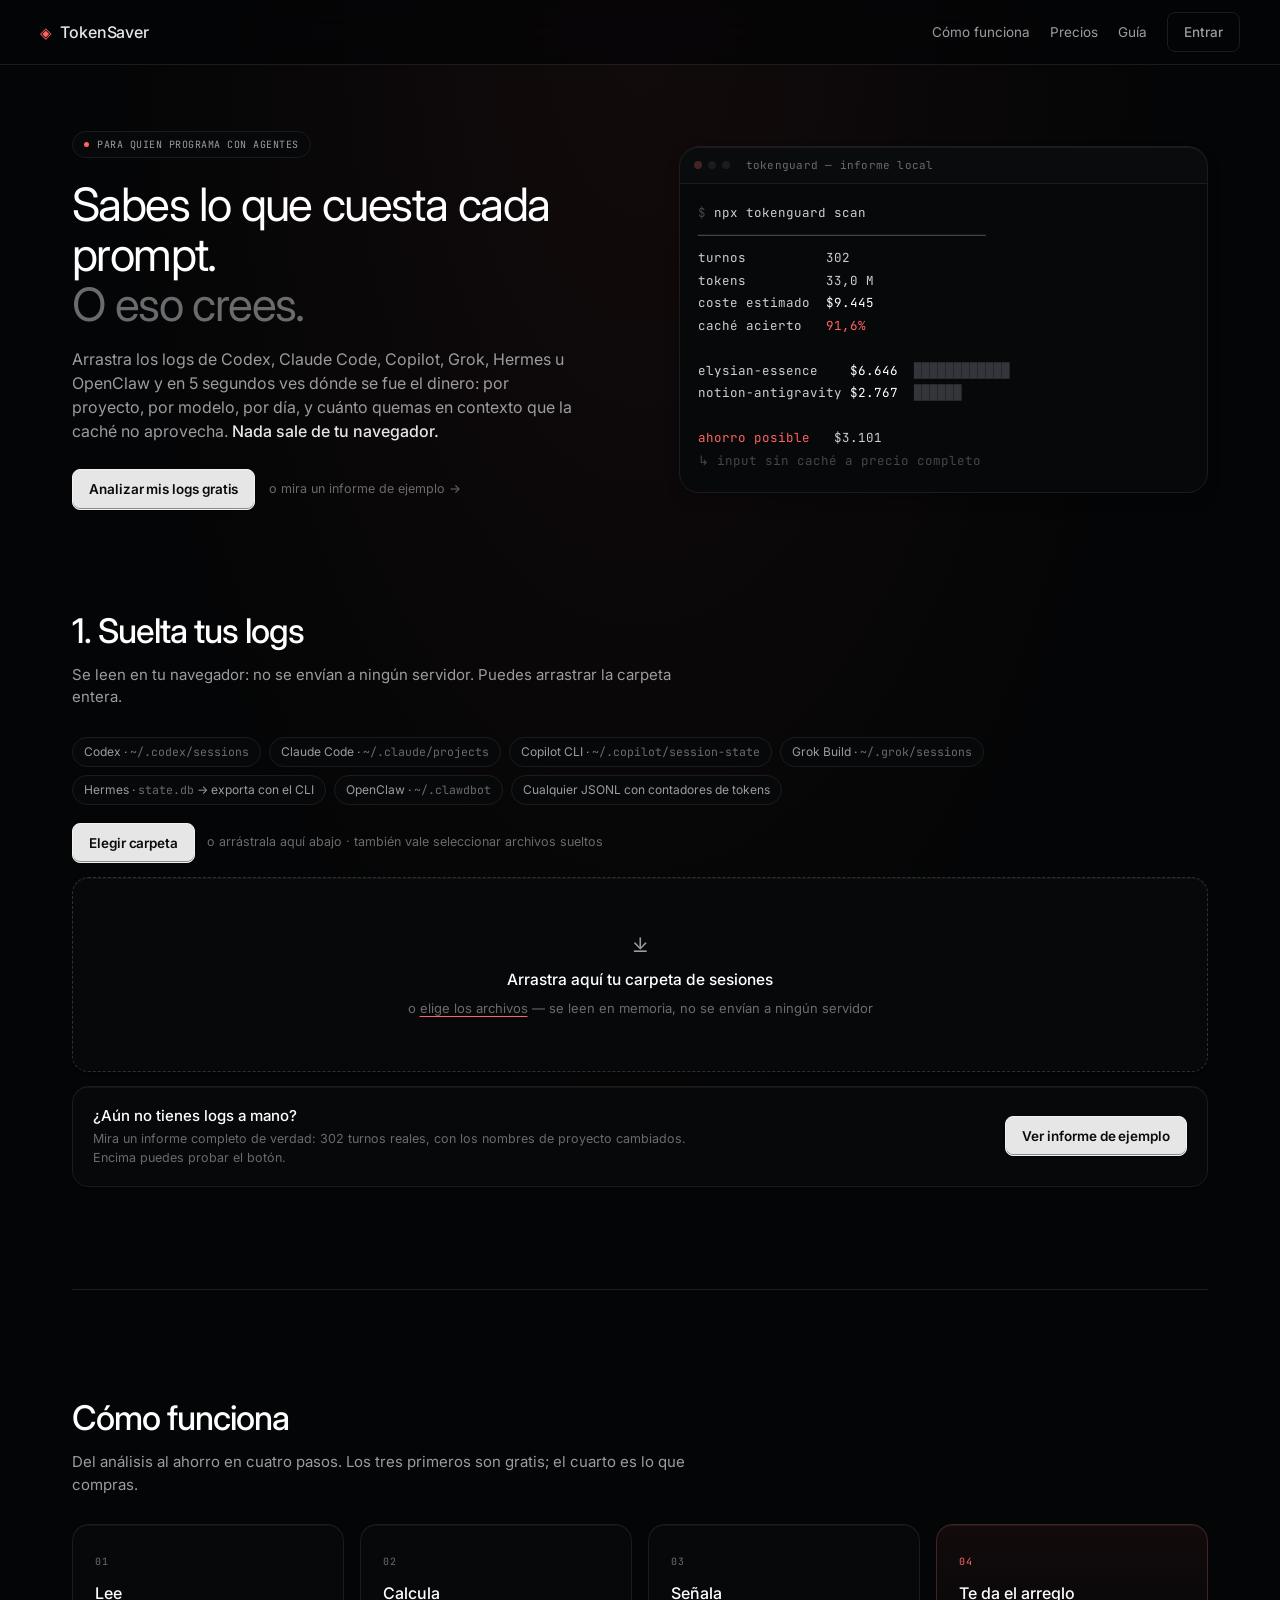
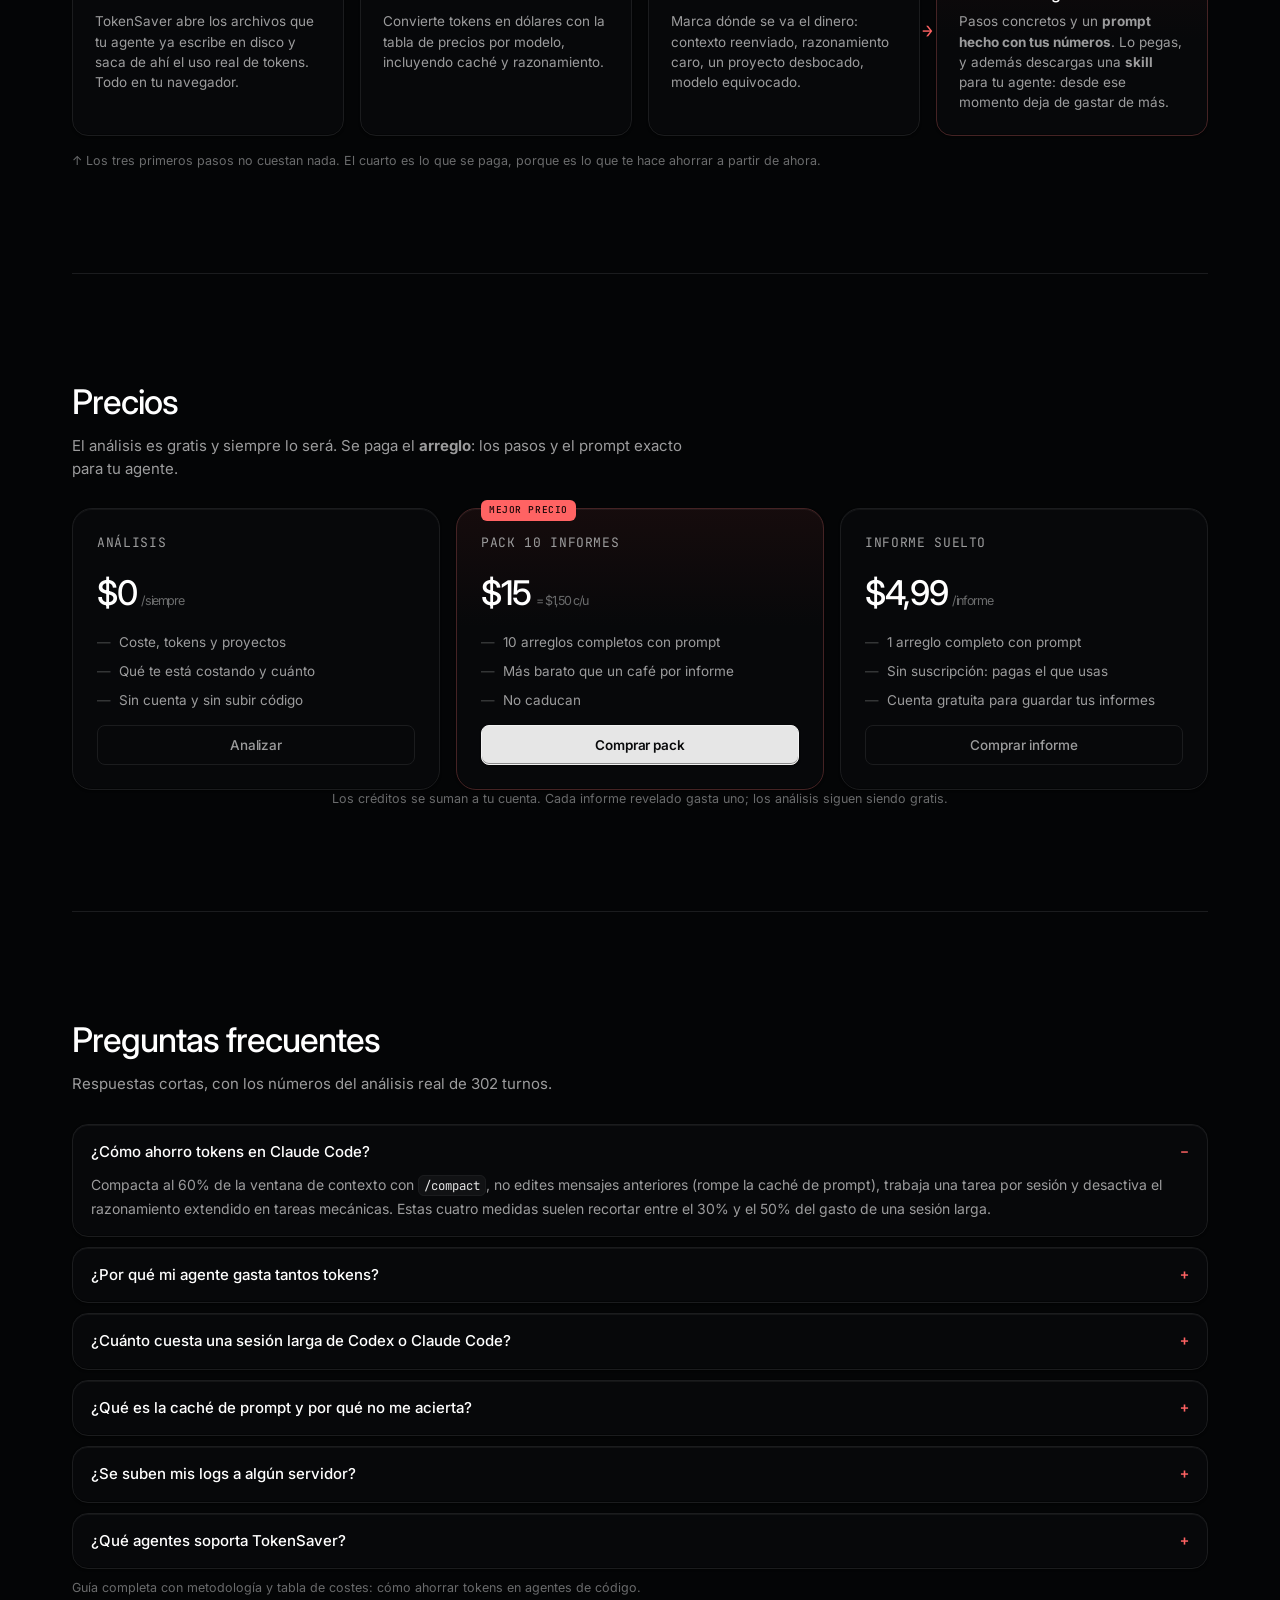
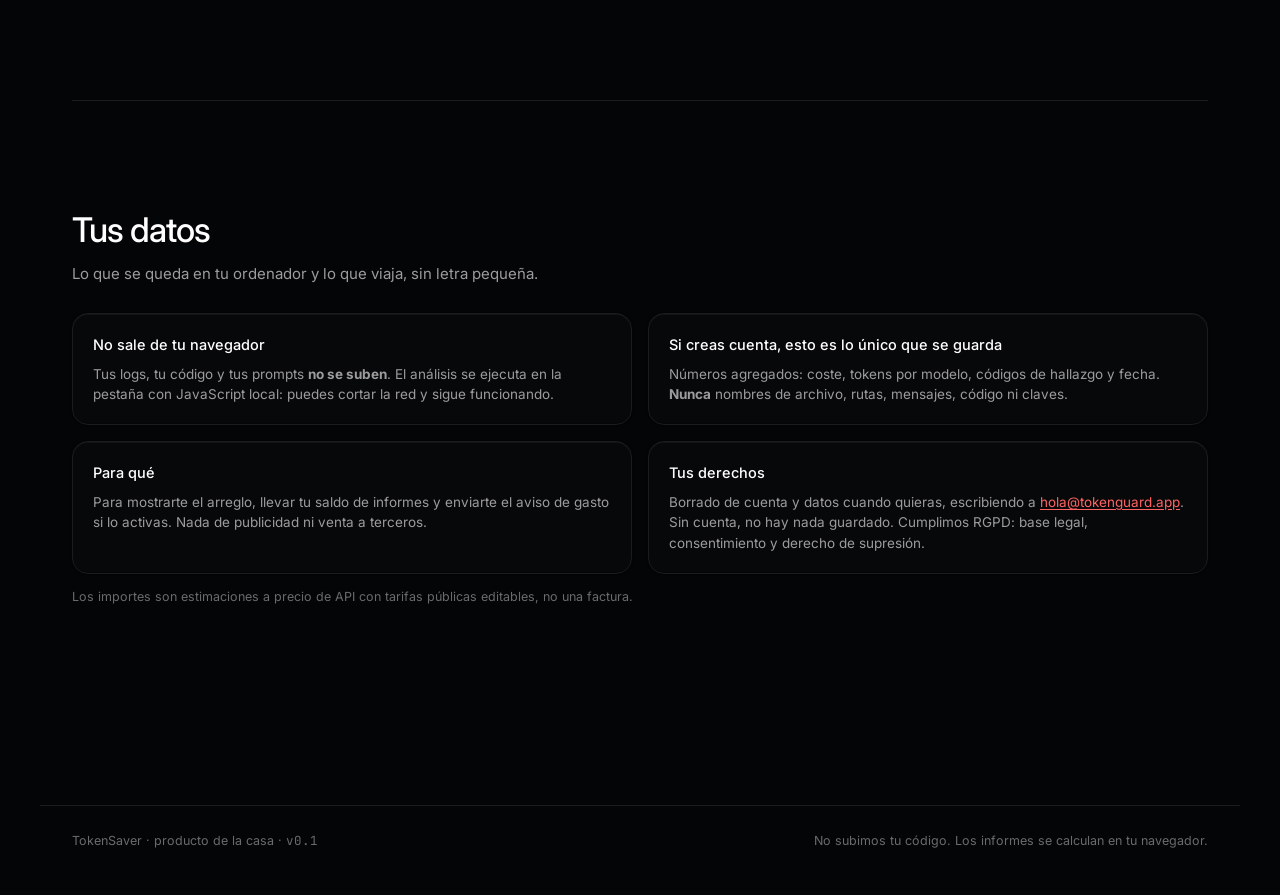
<file: v1/index.html>
<!doctype html>
<html lang="es">
<head>
<meta charset="utf-8" />
<meta name="viewport" content="width=device-width, initial-scale=1" />
<title>TokenSaver — descubre qué se come tus tokens</title>
<meta name="description" content="Analiza gratis el gasto real de tus agentes de código (Codex, Claude Code). Sin subir tu código: el análisis ocurre en tu navegador." />
<link rel="preconnect" href="https://fonts.googleapis.com" />
<link rel="preconnect" href="https://fonts.gstatic.com" crossorigin />
<link href="https://fonts.googleapis.com/css2?family=Inter:wght@400;500;600&family=JetBrains+Mono:wght@400;500&display=swap" rel="stylesheet" />
<link rel="stylesheet" href="./skin.css?v=mvs48s31" />
<link rel="canonical" href="https://molina8.github.io/tokensaver/" />
<meta property="og:type" content="website" />
<meta property="og:site_name" content="TokenSaver" />
<meta property="og:title" content="TokenSaver — descubre qué se comen tus tokens" />
<meta property="og:description" content="Analiza gratis el gasto real de tus agentes de código. Sin subir tu código: el análisis ocurre en tu navegador." />
<meta property="og:url" content="https://molina8.github.io/tokensaver/" />
<meta property="og:locale" content="es_ES" />
<meta name="twitter:card" content="summary_large_image" />
<meta name="twitter:title" content="TokenSaver — descubre qué se comen tus tokens" />
<meta name="twitter:description" content="Analiza gratis el gasto real de tus agentes de código. El arreglo, con tu prompt y tu skill." />
<script type="application/ld+json">
{
  "@context": "https://schema.org",
  "@graph": [
    {
      "@type": "SoftwareApplication",
      "name": "TokenSaver",
      "applicationCategory": "DeveloperApplication",
      "operatingSystem": "Web",
      "url": "https://molina8.github.io/tokensaver/",
      "description": "Analiza los logs locales de agentes de código (Codex, Claude Code, Copilot CLI, Grok Build, Hermes, OpenClaw), calcula el coste real en dólares y entrega el arreglo: pasos, prompt y skill para dejar de gastar de más.",
      "inLanguage": "es",
      "featureList": [
        "Análisis local de logs de agentes de código",
        "Coste por proyecto, modelo y día",
        "Diagnóstico de caché de prompt y contexto reenviado",
        "Prompt personalizado y skill descargable por agente"
      ],
      "offers": [
        {
          "@type": "Offer",
          "name": "Análisis",
          "price": "0",
          "priceCurrency": "USD",
          "description": "Análisis completo sin cuenta"
        },
        {
          "@type": "Offer",
          "name": "Informe con arreglo",
          "price": "4.99",
          "priceCurrency": "USD",
          "description": "Pasos, prompt personalizado y skill"
        },
        {
          "@type": "Offer",
          "name": "Pack 10 informes",
          "price": "15.00",
          "priceCurrency": "USD",
          "description": "10 arreglos por 15 USD"
        }
      ]
    },
    {
      "@type": "WebSite",
      "name": "TokenSaver",
      "url": "https://molina8.github.io/tokensaver/",
      "inLanguage": "es"
    },
    {
      "@type": "Organization",
      "name": "TokenSaver",
      "url": "https://molina8.github.io/tokensaver/",
      "email": "hola@tokenguard.app"
    },
    {
      "@type": "FAQPage",
      "mainEntity": [
        {
          "@type": "Question",
          "name": "¿Cómo ahorro tokens en Claude Code?",
          "acceptedAnswer": {
            "@type": "Answer",
            "text": "Compacta al 60% de la ventana de contexto con /compact, no edites mensajes anteriores porque rompe la caché de prompt, trabaja una tarea por sesión y desactiva el razonamiento extendido en tareas mecánicas. Estas cuatro medidas suelen recortar entre el 30% y el 50% del gasto de una sesión larga."
          }
        },
        {
          "@type": "Question",
          "name": "¿Por qué mi agente gasta tantos tokens?",
          "acceptedAnswer": {
            "@type": "Answer",
            "text": "Porque cada turno reenvía todo el contexto anterior. Un turno con 100.000 tokens de contexto cuesta lo mismo que 100.000 tokens de trabajo útil, aunque la respuesta sea de dos líneas. Si la caché de prompt no acierta, ese input se paga a precio completo."
          }
        },
        {
          "@type": "Question",
          "name": "¿Cuánto cuesta una sesión larga de Codex o Claude Code?",
          "acceptedAnswer": {
            "@type": "Answer",
            "text": "Una sesión de 302 turnos puede acumular 33 millones de tokens de input, unos 9,44 USD a precios públicos de API, es decir 0,031 USD por turno. La mayor parte no es trabajo nuevo: es contexto reenviado."
          }
        },
        {
          "@type": "Question",
          "name": "¿Qué es la caché de prompt y por qué no me acierta?",
          "acceptedAnswer": {
            "@type": "Answer",
            "text": "La caché de prompt reutiliza el prefijo idéntico de una conversación y lo cobra a una fracción del precio, típicamente el 10% del input. Se invalida cuando cambia algo al principio del contexto: editar un mensaje previo, cambiar el system prompt o reordenar archivos."
          }
        },
        {
          "@type": "Question",
          "name": "¿Se suben mis logs a algún servidor?",
          "acceptedAnswer": {
            "@type": "Answer",
            "text": "No. El análisis se ejecuta en la pestaña del navegador. Si creas cuenta, solo se guardan agregados numéricos (coste, tokens por modelo, códigos de hallazgo) para mostrar el arreglo y el historial."
          }
        },
        {
          "@type": "Question",
          "name": "¿Qué agentes soporta TokenSaver?",
          "acceptedAnswer": {
            "@type": "Answer",
            "text": "Codex CLI, Claude Code, GitHub Copilot CLI, Grok Build, Hermes, OpenClaw y cualquier JSONL con contadores de tokens (input_tokens, output_tokens, prompt_tokens o completion_tokens)."
          }
        }
      ]
    }
  ]
}
</script>
<link rel="icon" href="data:image/svg+xml,<svg xmlns='http://www.w3.org/2000/svg' viewBox='0 0 32 32'><rect width='32' height='32' rx='7' fill='%23C6F24E'/><path d='M8 22V10h4l4 7 4-7h4v12h-3.4v-7.6L16.9 21h-1.8l-3.7-6.6V22z' fill='%2308080A'/></svg>" />
</head>
<body>
<header class="nav">
  <a class="brand" href="#top">
    <span class="brand-mark">◈</span>
    <span class="brand-name">TokenSaver</span>
  </a>
  <nav class="nav-links">
    <a href="#como">Cómo funciona</a>
    <a href="#precios">Precios</a>
    <a href="./guia.html">Guía</a>
    <button class="btn btn-ghost" id="open-auth">Entrar</button>
  </nav>
</header>

<main id="top">
  <div class="pay-banner" id="pay-banner" hidden>
    <span class="pay-banner-icon" id="pay-icon">✓</span>
    <div class="pay-banner-body">
      <p class="pay-banner-title" id="pay-title">Pago recibido</p>
      <p class="pay-banner-sub micro" id="pay-sub"></p>
    </div>
    <button class="btn btn-primary" id="pay-action" type="button" hidden>Ver mi arreglo</button>
    <button class="btn btn-ghost" id="pay-retry" type="button" hidden>Reintentar verificación</button>
  </div>

  <!-- ── HERO ─────────────────────────────────────── -->
  <section class="hero">
    <div class="hero-copy">
      <p class="eyebrow"><span class="dot"></span> Para quien programa con agentes</p>
      <h1>Sabes lo que cuesta cada prompt.<br /><em>O eso crees.</em></h1>
      <p class="lede">
        Arrastra los logs de Codex, Claude Code, Copilot, Grok, Hermes u OpenClaw y en 5 segundos ves
        dónde se fue el dinero: por proyecto, por modelo, por día, y cuánto quemas en contexto
        que la caché no aprovecha. <strong>Nada sale de tu navegador.</strong>
      </p>
      <div class="hero-cta">
        <a href="#analizar" class="btn btn-primary">Analizar mis logs gratis</a>
        <a href="#" id="demo-link" class="micro">o mira un informe de ejemplo →</a>
      </div>
    </div>
    <div class="terminal" aria-hidden="true">
      <div class="terminal-bar">
        <span></span><span></span><span></span>
        <p>tokenguard — informe local</p>
      </div>
      <pre class="terminal-body"><span class="t-dim">$</span> npx tokenguard scan
<span class="t-dim">────────────────────────────────────</span>
turnos          302
tokens          33,0 M
coste estimado  <span class="t-accent">$9.445</span>
caché acierto   <span class="t-warn">91,6%</span>

elysian-essence    <span class="t-accent">$6.646</span>  <span class="t-bar">████████████</span>
notion-antigravity <span class="t-accent">$2.767</span>  <span class="t-bar">██████</span>

<span class="t-warn">ahorro posible</span>   $3.101
<span class="t-dim">↳ input sin caché a precio completo</span></pre>
    </div>
  </section>

  <!-- ── DROPZONE / DASHBOARD ─────────────────────── -->
  <section id="analizar" class="analyzer">
    <div class="section-head">
      <h2>1. Suelta tus logs</h2>
      <p>Se leen en tu navegador: no se envían a ningún servidor. Puedes arrastrar la carpeta entera.</p>
    </div>

    <div class="sources">
      <span class="chip">Codex · <code>~/.codex/sessions</code></span>
      <span class="chip">Claude Code · <code>~/.claude/projects</code></span>
      <span class="chip">Copilot CLI · <code>~/.copilot/session-state</code></span>
      <span class="chip">Grok Build · <code>~/.grok/sessions</code></span>
      <span class="chip">Hermes · <code>state.db</code> → exporta con el CLI</span>
      <span class="chip">OpenClaw · <code>~/.clawdbot</code></span>
      <span class="chip">Cualquier JSONL con contadores de tokens</span>
    </div>

    <div class="picker">
      <button class="btn btn-primary" id="pick-dir" type="button">Elegir carpeta</button>
      <span class="micro">o arrástrala aquí abajo · también vale seleccionar archivos sueltos</span>
    </div>

    <label class="drop" id="drop">
      <input type="file" id="file-input" multiple webkitdirectory directory hidden />
      <span class="drop-icon">⤓</span>
      <span class="drop-title">Arrastra aquí tu carpeta de sesiones</span>
      <span class="drop-sub">o <u>elige los archivos</u> — se leen en memoria, no se envían a ningún servidor</span>
    </label>
    <p class="drop-error" id="drop-error" hidden></p>

    <div class="sample-cta" id="sample-cta">
      <div class="sample-copy">
        <p class="sample-title">¿Aún no tienes logs a mano?</p>
        <p class="micro">Mira un informe completo de verdad: 302 turnos reales, con los nombres de proyecto cambiados. Encima puedes probar el botón.</p>
      </div>
      <button class="btn btn-primary" id="show-sample" type="button">Ver informe de ejemplo</button>
    </div>

    <div class="progress" id="progress" hidden>
      <div class="progress-head">
        <span id="progress-label">Leyendo archivos…</span>
        <span class="mono" id="progress-count">0/0</span>
      </div>
      <div class="progress-track"><div class="progress-fill" id="progress-fill"></div></div>
      <p class="micro" id="progress-sub"></p>
    </div>

    <div id="dashboard" class="dashboard" hidden>
      <div class="section-head">
        <h2>2. Tu informe</h2>
        <p id="report-meta" class="micro"></p>
      </div>

      <div class="kpis" id="kpis"></div>

      <div class="future" id="future" hidden>
        <div class="future-head">
          <span class="kpi-label">Lo que vas a ahorrar a partir de ahora</span>
          <span class="pill pill-warn">estimación</span>
        </div>
        <div class="future-grid">
          <div class="future-item">
            <span class="future-num" id="future-month">—</span>
            <span class="future-sub">al mes</span>
          </div>
          <div class="future-item">
            <span class="future-num" id="future-year">—</span>
            <span class="future-sub">al año</span>
          </div>
          <div class="future-item">
            <span class="future-num" id="future-report">—</span>
            <span class="future-sub">por informe</span>
          </div>
        </div>
        <p class="future-text" id="future-text"></p>
        <div class="future-bars">
          <div class="future-bar-row">
            <span class="future-bar-label">Hoy</span>
            <span class="future-track"><span class="future-fill now" id="future-now-bar"></span></span>
            <span class="future-bar-cost" id="future-now">—</span>
          </div>
          <div class="future-bar-row">
            <span class="future-bar-label">Con el arreglo</span>
            <span class="future-track"><span class="future-fill after" id="future-after-bar"></span></span>
            <span class="future-bar-cost" id="future-after">—</span>
          </div>
        </div>
      </div>

      <div class="panel">
        <div class="panel-head">
          <h3>Gasto por proyecto</h3>
          <span class="pill" id="bill-mode">equivalente API</span>
        </div>
        <div id="projects" class="bars"></div>
      </div>

      <div class="grid-2">
        <div class="panel">
          <div class="panel-head"><h3>Por modelo</h3></div>
          <div id="models" class="bars"></div>
          <p class="micro" id="models-note" hidden></p>
        </div>
        <div class="panel">
          <div class="panel-head"><h3>Por día</h3></div>
          <div id="days" class="days"></div>
        </div>
      </div>

      <div class="panel">
        <div class="panel-head">
          <h3>Qué te está costando</h3>
          <span class="pill pill-warn">estimación</span>
        </div>
        <ul id="findings" class="diag"></ul>
      </div>

      <div class="panel panel-solutions" id="solutions-panel">
        <div class="panel-head">
          <h3>Qué puedes recortar — y cómo arreglarlo</h3>
          <span class="pill" id="solutions-saving">—</span>
        </div>
        <div id="solutions" class="solutions"></div>
        <div id="solutions-lock" class="lock" hidden>
          <p class="lock-title" id="lock-title">Los arreglos están a un registro</p>
          <p class="micro" id="lock-sub">Creas cuenta gratis y ves los pasos exactos y el prompt para tu agente.</p>
          <button class="btn btn-primary" id="lock-cta" data-mode="auth">Revelar arreglo · $4,99</button>
        </div>
        <p class="micro" id="solutions-message" hidden></p>
      </div>

      <p class="disclaimer">
        Las cifras son coste equivalente a precio de API con tarifas públicas editables, no tu factura.
        Si estás en un plan de suscripción, esto es lo que costaría el mismo trabajo por token.
      </p>
    </div>
  </section>

  <!-- ── CÓMO FUNCIONA ────────────────────────────── -->
  <section id="como" class="how">
    <div class="section-head">
      <h2>Cómo funciona</h2>
      <p>Del análisis al ahorro en cuatro pasos. Los tres primeros son gratis; el cuarto es lo que compras.</p>
    </div>
    <ol class="steps steps-4">
      <li><h3>Lee</h3><p>TokenSaver abre los archivos que tu agente ya escribe en disco y saca de ahí el uso real de tokens. Todo en tu navegador.</p></li>
      <li><h3>Calcula</h3><p>Convierte tokens en dólares con la tabla de precios por modelo, incluyendo caché y razonamiento.</p></li>
      <li><h3>Señala</h3><p>Marca dónde se va el dinero: contexto reenviado, razonamiento caro, un proyecto desbocado, modelo equivocado.</p></li>
      <li class="step-paid"><h3>Te da el arreglo</h3><p>Pasos concretos y un <strong>prompt hecho con tus números</strong>. Lo pegas, y además descargas una <strong>skill</strong> para tu agente: desde ese momento deja de gastar de más.</p></li>
    </ol>
    <p class="how-note">↑ Los tres primeros pasos no cuestan nada. El cuarto es lo que se paga, porque es lo que te hace ahorrar a partir de ahora.</p>
  </section>

  <!-- ── PRECIOS ──────────────────────────────────── -->
  <section id="precios" class="pricing">
    <div class="section-head">
      <h2>Precios</h2>
      <p>El análisis es gratis y siempre lo será. Se paga el <strong>arreglo</strong>: los pasos y el prompt exacto para tu agente.</p>
    </div>
    <div class="price-grid">
      <div class="price-card">
        <h3>Análisis</h3>
        <p class="price">$0<span>/siempre</span></p>
        <ul>
          <li>Coste, tokens y proyectos</li>
          <li>Qué te está costando y cuánto</li>
          <li>Sin cuenta y sin subir código</li>
        </ul>
        <a class="btn btn-ghost" href="#analizar">Analizar</a>
      </div>
      <div class="price-card price-card-featured">
        <div class="badge">Mejor precio</div>
        <h3>Pack 10 informes</h3>
        <p class="price">$15<span>= $1,50 c/u</span></p>
        <ul>
          <li>10 arreglos completos con prompt</li>
          <li>Más barato que un café por informe</li>
          <li>No caducan</li>
        </ul>
        <button class="btn btn-primary" data-checkout="pack10">Comprar pack</button>
      </div>
      <div class="price-card">
        <h3>Informe suelto</h3>
        <p class="price">$4,99<span>/informe</span></p>
        <ul>
          <li>1 arreglo completo con prompt</li>
          <li>Sin suscripción: pagas el que usas</li>
          <li>Cuenta gratuita para guardar tus informes</li>
        </ul>
        <button class="btn btn-ghost" data-checkout="single">Comprar informe</button>
      </div>
    </div>
    <p class="micro center" id="checkout-note"></p>
    <p class="micro center">Los créditos se suman a tu cuenta. Cada informe revelado gasta uno; los análisis siguen siendo gratis.</p>
  </section>

  <!-- ── MI CUENTA ─────────────────────────────────── -->
  <section id="cuenta" class="account" hidden>
    <div class="section-head">
      <h2>Mi cuenta</h2>
      <p>Tus informes quedan guardados con su arreglo propio: cada fix es tuyo, con tus proyectos y tus modelos.</p>
    </div>
    <div class="account-bar">
      <span id="account-email" class="mono micro"></span>
      <span class="pill" id="account-balance">—</span>
      <button class="btn btn-ghost" id="logout" type="button">Salir</button>
    </div>
    <div id="reports-list" class="reports"></div>
  </section>

  <!-- ── PREGUNTAS FRECUENTES (texto plano, citable) ─────────────── -->
  <section id="faq" class="faq">
    <div class="section-head">
      <h2>Preguntas frecuentes</h2>
      <p>Respuestas cortas, con los números del análisis real de 302 turnos.</p>
    </div>

    <details class="faq-item" open>
      <summary>¿Cómo ahorro tokens en Claude Code?</summary>
      <p>Compacta al 60% de la ventana de contexto con <code>/compact</code>, no edites mensajes anteriores (rompe la caché de prompt), trabaja una tarea por sesión y desactiva el razonamiento extendido en tareas mecánicas. Estas cuatro medidas suelen recortar entre el 30% y el 50% del gasto de una sesión larga.</p>
    </details>

    <details class="faq-item">
      <summary>¿Por qué mi agente gasta tantos tokens?</summary>
      <p>Porque cada turno reenvía todo el contexto anterior. Un turno con 100.000 tokens de contexto cuesta lo mismo que 100.000 tokens de trabajo útil, aunque la respuesta sea de dos líneas. Si la caché de prompt no acierta, ese input se paga a precio completo.</p>
    </details>

    <details class="faq-item">
      <summary>¿Cuánto cuesta una sesión larga de Codex o Claude Code?</summary>
      <p>Una sesión de 302 turnos puede acumular <strong>33 millones de tokens</strong> de input: unos <strong>9,44 USD</strong> a precios públicos de API, o <strong>0,031 USD por turno</strong>. La mayor parte no es trabajo nuevo, es contexto reenviado.</p>
    </details>

    <details class="faq-item">
      <summary>¿Qué es la caché de prompt y por qué no me acierta?</summary>
      <p>Reutiliza el prefijo idéntico de una conversación y lo cobra a una fracción del precio (típicamente el 10% del input). Se invalida cuando cambia algo al principio del contexto: editar un mensaje previo, cambiar el system prompt o reordenar archivos.</p>
    </details>

    <details class="faq-item">
      <summary>¿Se suben mis logs a algún servidor?</summary>
      <p>No. El análisis se ejecuta en la pestaña del navegador y se puede cortar la red sin que deje de funcionar. Si creas cuenta, solo se guardan agregados numéricos: coste, tokens por modelo y códigos de hallazgo.</p>
    </details>

    <details class="faq-item">
      <summary>¿Qué agentes soporta TokenSaver?</summary>
      <p>Codex CLI, Claude Code, GitHub Copilot CLI, Grok Build, Hermes, OpenClaw y cualquier JSONL con contadores de tokens (<code>input_tokens</code>, <code>output_tokens</code>, <code>prompt_tokens</code> o <code>completion_tokens</code>).</p>
    </details>

    <p class="micro">Guía completa con metodología y tabla de costes: <a href="./guia.html">cómo ahorrar tokens en agentes de código</a>.</p>
  </section>

  <!-- ── PRIVACIDAD ───────────────────────────────── -->
  <section id="datos" class="privacy">
    <div class="section-head">
      <h2>Tus datos</h2>
      <p>Lo que se queda en tu ordenador y lo que viaja, sin letra pequeña.</p>
    </div>
    <div class="privacy-grid">
      <div class="privacy-card">
        <h3>No sale de tu navegador</h3>
        <p>Tus logs, tu código y tus prompts <strong>no se suben</strong>. El análisis se ejecuta en la pestaña con JavaScript local: puedes cortar la red y sigue funcionando.</p>
      </div>
      <div class="privacy-card">
        <h3>Si creas cuenta, esto es lo único que se guarda</h3>
        <p>Números agregados: coste, tokens por modelo, códigos de hallazgo y fecha. <strong>Nunca</strong> nombres de archivo, rutas, mensajes, código ni claves.</p>
      </div>
      <div class="privacy-card">
        <h3>Para qué</h3>
        <p>Para mostrarte el arreglo, llevar tu saldo de informes y enviarte el aviso de gasto si lo activas. Nada de publicidad ni venta a terceros.</p>
      </div>
      <div class="privacy-card">
        <h3>Tus derechos</h3>
        <p>Borrado de cuenta y datos cuando quieras, escribiendo a <a href="mailto:hola@tokenguard.app">hola@tokenguard.app</a>. Sin cuenta, no hay nada guardado. Cumplimos RGPD: base legal, consentimiento y derecho de supresión.</p>
      </div>
    </div>
    <p class="micro">Los importes son estimaciones a precio de API con tarifas públicas editables, no una factura.</p>
  </section>
</main>

<footer class="foot">
  <p>TokenSaver · producto de la casa · <span class="mono">v0.1</span></p>
  <p class="micro">No subimos tu código. Los informes se calculan en tu navegador.</p>
</footer>

<!-- ── MODAL AUTH ─────────────────────────────────── -->
<dialog id="auth-dialog" class="dialog">
  <button class="dialog-close" id="close-auth" aria-label="Cerrar">×</button>
  <h2 id="auth-title">Entrar</h2>
  <p class="micro" id="auth-sub">Guarda tus informes y recibe alertas cuando el gasto se dispare.</p>
  <form id="auth-form" class="form">
    <label>Email <input type="email" name="email" required autocomplete="email" placeholder="tu@email.com" /></label>
    <label>Contraseña <input type="password" name="password" required minlength="8" autocomplete="current-password" placeholder="mínimo 8 caracteres" /></label>

    <!-- solo al crear cuenta -->
    <div class="signup-only" data-signup-only hidden>
      <label>Repite la contraseña
        <input type="password" name="password2" autocomplete="new-password" placeholder="otra vez, igual" />
      </label>
      <ul class="pw-rules" id="pw-rules">
        <li data-rule="len"><span class="dot"></span>8 caracteres mínimo</li>
        <li data-rule="upper"><span class="dot"></span>Una mayúscula</li>
        <li data-rule="num"><span class="dot"></span>Un número</li>
        <li data-rule="match"><span class="dot"></span>Las dos contraseñas coinciden</li>
      </ul>
    </div>

    <button class="btn btn-primary" type="submit" id="auth-submit">Entrar</button>
  </form>
  <p class="auth-msg" id="auth-msg" hidden></p>
  <p class="micro center"><span id="toggle-prefix">¿No tienes cuenta?</span> <a href="#" id="toggle-mode">Crear una</a></p>
</dialog>

<script type="module" src="./app.js?v=mvs48s31"></script>
</body>
</html>
</file>
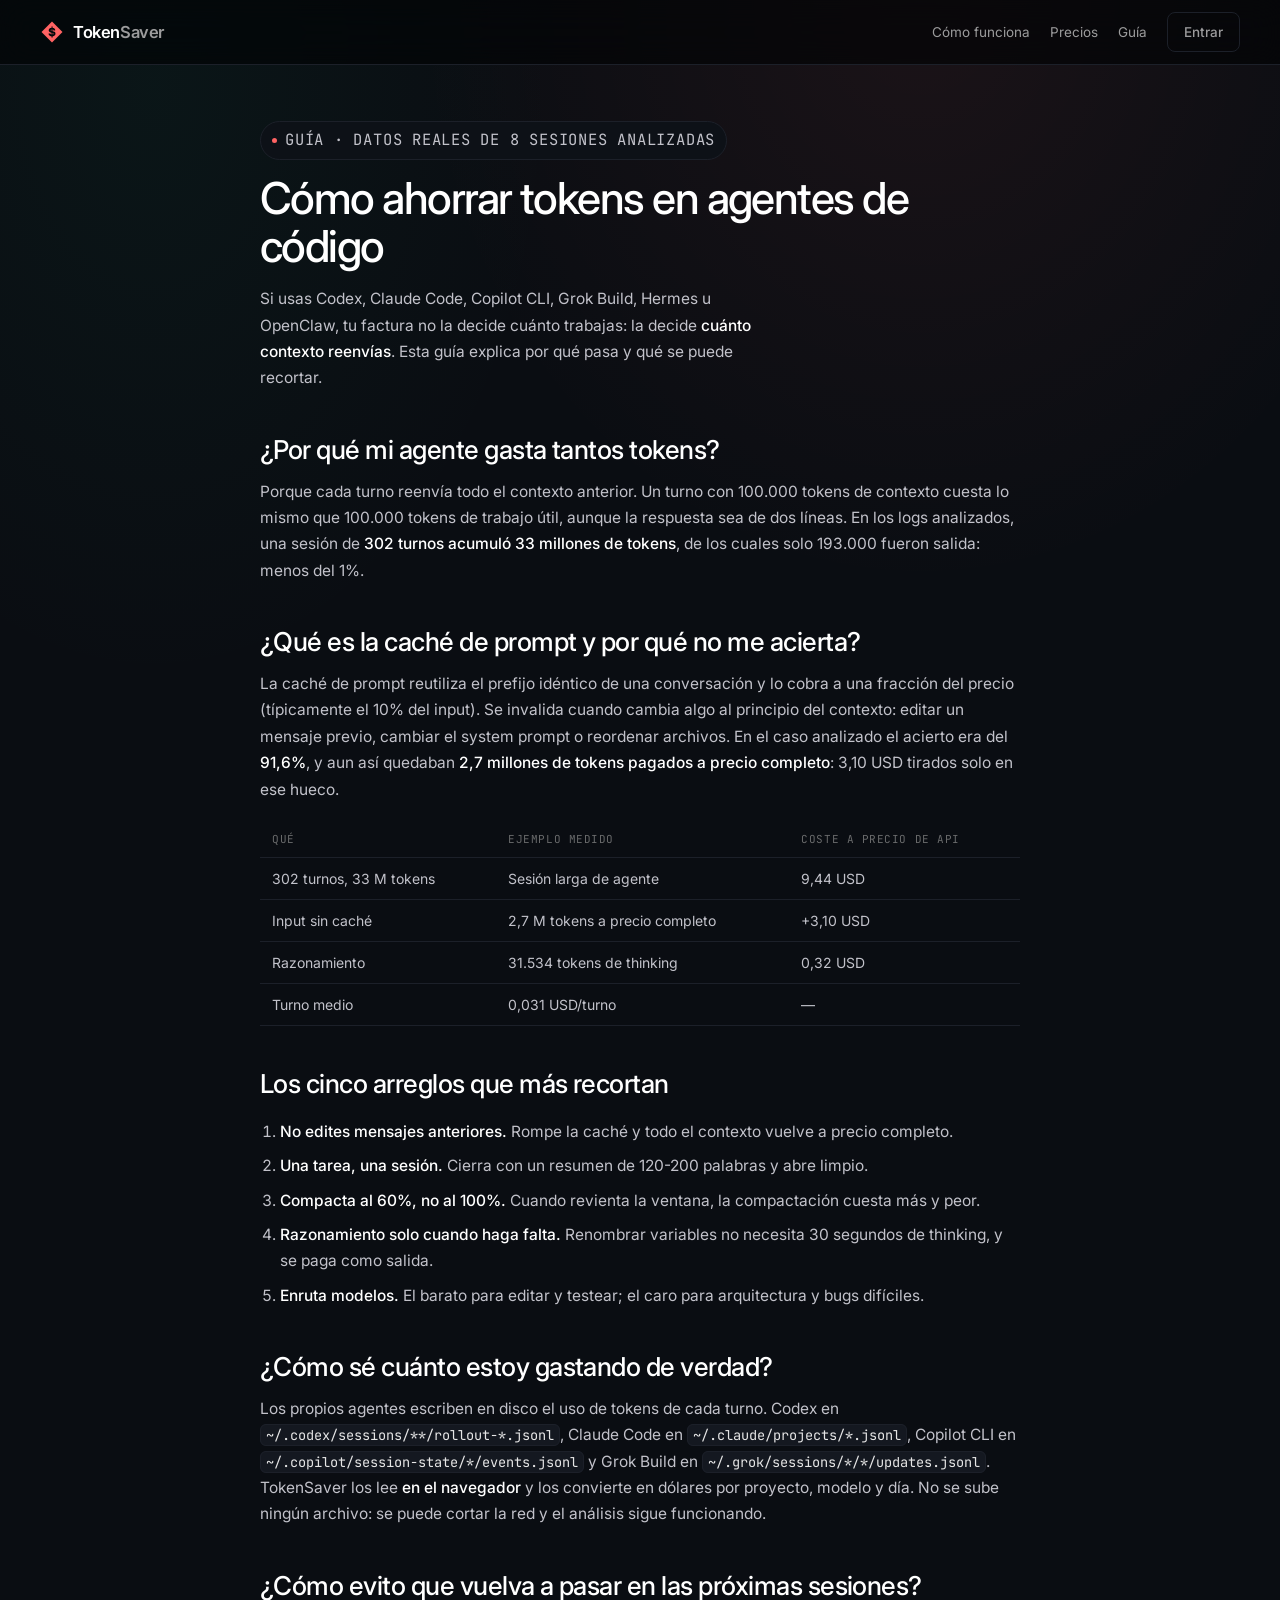
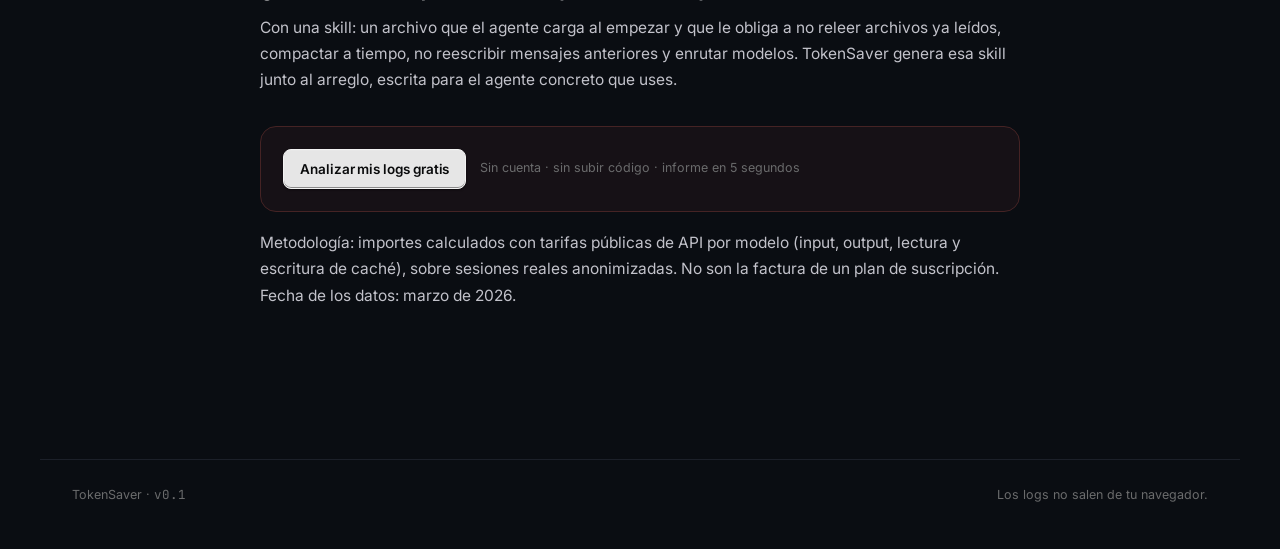
<file: guia.html>
<!doctype html>
<html lang="es">
<head>
<meta charset="utf-8" />
<meta name="viewport" content="width=device-width, initial-scale=1" />
<title>Cómo ahorrar tokens en agentes de código (Codex, Claude Code, Copilot, Grok) — TokenSaver</title>
<meta name="description" content="Guía práctica y con datos reales: por qué tu agente de código gasta tantos tokens, cómo funciona la caché de prompt, cuánto cuesta una sesión larga y los cuatro ajustes que recortan el gasto entre un 30% y un 50%." />
<link rel="canonical" href="https://tokensaver.es/guia.html" />
<link rel="preconnect" href="https://fonts.googleapis.com" />
<link rel="preconnect" href="https://fonts.gstatic.com" crossorigin />
<link href="https://fonts.googleapis.com/css2?family=Inter:wght@400;500;600&family=JetBrains+Mono:wght@400;500&display=swap" rel="stylesheet" />
<link rel="stylesheet" href="./skin.css?v=mvsn4t7b" />
<script type="application/ld+json">
{
  "@context": "https://schema.org",
  "@graph": [
    {
      "@type": "Article",
      "headline": "Cómo ahorrar tokens en agentes de código",
      "description": "Por qué los agentes de código gastan de más, cómo funciona la caché de prompt y los ajustes que recortan el gasto entre un 30% y un 50%.",
      "inLanguage": "es",
      "datePublished": "2026-10-27",
      "dateModified": "2026-10-27",
      "author": { "@type": "Organization", "name": "TokenSaver", "url": "https://tokensaver.es/" },
      "publisher": { "@type": "Organization", "name": "TokenSaver" },
      "mainEntityOfPage": "https://tokensaver.es/guia.html"
    },
    {
      "@type": "HowTo",
      "name": "Cómo reducir el gasto de tokens de un agente de código",
      "totalTime": "PT10M",
      "step": [
        { "@type": "HowToStep", "name": "Mide el gasto real", "text": "Analiza los logs locales del agente para ver coste por proyecto, por modelo y por día." },
        { "@type": "HowToStep", "name": "Deja de invalidar la caché", "text": "No edites mensajes anteriores ni reordenes el contexto: el prefijo debe ser idéntico entre turnos." },
        { "@type": "HowToStep", "name": "Compacta a tiempo", "text": "Resume la sesión al 60% de la ventana de contexto y abre una sesión nueva por tarea." },
        { "@type": "HowToStep", "name": "Enruta los modelos", "text": "Modelo barato para ediciones y tests; el caro solo para arquitectura y depuración difícil." },
        { "@type": "HowToStep", "name": "Fija el hábito", "text": "Entrega al agente una skill con estas reglas para que las aplique en todas las sesiones siguientes." }
      ]
    },
    {
      "@type": "FAQPage",
      "mainEntity": [
        {
          "@type": "Question",
          "name": "¿Cómo ahorro tokens en Claude Code?",
          "acceptedAnswer": { "@type": "Answer", "text": "Compacta al 60% de la ventana de contexto con /compact, no edites mensajes anteriores porque rompe la caché de prompt, trabaja una tarea por sesión y desactiva el razonamiento extendido en tareas mecánicas. Estas cuatro medidas suelen recortar entre el 30% y el 50% del gasto de una sesión larga." }
        },
        {
          "@type": "Question",
          "name": "¿Por qué mi agente gasta tantos tokens?",
          "acceptedAnswer": { "@type": "Answer", "text": "Porque cada turno reenvía todo el contexto anterior. Un turno con 100.000 tokens de contexto cuesta lo mismo que 100.000 tokens de trabajo útil, aunque la respuesta sea de dos líneas. Si la caché no acierta, ese input se paga a precio completo." }
        },
        {
          "@type": "Question",
          "name": "¿Cuánto cuesta una sesión larga de Codex o Claude Code?",
          "acceptedAnswer": { "@type": "Answer", "text": "Una sesión de 302 turnos puede acumular 33 millones de tokens de input, unos 9,44 USD a precios públicos de API, es decir 0,031 USD por turno. La mayor parte no es trabajo nuevo: es contexto reenviado." }
        },
        {
          "@type": "Question",
          "name": "¿Qué es la caché de prompt y por qué no me acierta?",
          "acceptedAnswer": { "@type": "Answer", "text": "La caché de prompt reutiliza el prefijo idéntico de una conversación y lo cobra a una fracción del precio, típicamente el 10% del input. Se invalida cuando cambia algo al principio del contexto: editar un mensaje previo, cambiar el system prompt o reordenar archivos." }
        }
      ]
    }
  ]
}
</script>
<link rel="icon" href="./assets/favicon.ico" sizes="any" />
<link rel="icon" type="image/svg+xml" href="./assets/icon.svg" />
<link rel="apple-touch-icon" href="./assets/apple-touch-icon.png" />
<meta name="theme-color" content="#0a0d12" />
</head>
<body>
<header class="nav">
  <a class="brand" href="./"><img class="brand-mark" src="./assets/icon.svg" alt="" width="24" height="24" /><span class="brand-name">Token<span class="brand-name-soft">Saver</span></span></a>
  <nav class="nav-links">
    <a href="./#como">Cómo funciona</a>
    <a href="./#precios">Precios</a>
    <a href="./guia.html">Guía</a>
    <button class="btn btn-ghost" id="open-auth">Entrar</button>
  </nav>
</header>

<main>
  <article class="guide">
    <p class="eyebrow"><span class="dot"></span> Guía · datos reales de 8 sesiones analizadas</p>
    <h1>Cómo ahorrar tokens en agentes de código</h1>
    <p class="lede">
      Si usas Codex, Claude Code, Copilot CLI, Grok Build, Hermes u OpenClaw, tu factura no la decide cuánto trabajas:
      la decide <strong>cuánto contexto reenvías</strong>. Esta guía explica por qué pasa y qué se puede recortar.
    </p>

    <h2 id="por-que">¿Por qué mi agente gasta tantos tokens?</h2>
    <p>
      Porque cada turno reenvía todo el contexto anterior. Un turno con 100.000 tokens de contexto cuesta lo mismo que
      100.000 tokens de trabajo útil, aunque la respuesta sea de dos líneas. En los logs analizados, una sesión de
      <strong>302 turnos acumuló 33 millones de tokens</strong>, de los cuales solo 193.000 fueron salida: menos del 1%.
    </p>

    <h2 id="cache">¿Qué es la caché de prompt y por qué no me acierta?</h2>
    <p>
      La caché de prompt reutiliza el prefijo idéntico de una conversación y lo cobra a una fracción del precio
      (típicamente el 10% del input). Se invalida cuando cambia algo al principio del contexto: editar un mensaje previo,
      cambiar el system prompt o reordenar archivos. En el caso analizado el acierto era del <strong>91,6%</strong>, y aun así
      quedaban <strong>2,7 millones de tokens pagados a precio completo</strong>: 3,10 USD tirados solo en ese hueco.
    </p>

    <table>
      <thead>
        <tr><th>Qué</th><th>Ejemplo medido</th><th>Coste a precio de API</th></tr>
      </thead>
      <tbody>
        <tr><td>302 turnos, 33 M tokens</td><td>Sesión larga de agente</td><td>9,44 USD</td></tr>
        <tr><td>Input sin caché</td><td>2,7 M tokens a precio completo</td><td>+3,10 USD</td></tr>
        <tr><td>Razonamiento</td><td>31.534 tokens de thinking</td><td>0,32 USD</td></tr>
        <tr><td>Turno medio</td><td>0,031 USD/turno</td><td>—</td></tr>
      </tbody>
    </table>

    <h2 id="arreglos">Los cinco arreglos que más recortan</h2>
    <ol>
      <li><strong>No edites mensajes anteriores.</strong> Rompe la caché y todo el contexto vuelve a precio completo.</li>
      <li><strong>Una tarea, una sesión.</strong> Cierra con un resumen de 120-200 palabras y abre limpio.</li>
      <li><strong>Compacta al 60%, no al 100%.</strong> Cuando revienta la ventana, la compactación cuesta más y peor.</li>
      <li><strong>Razonamiento solo cuando haga falta.</strong> Renombrar variables no necesita 30 segundos de thinking, y se paga como salida.</li>
      <li><strong>Enruta modelos.</strong> El barato para editar y testear; el caro para arquitectura y bugs difíciles.</li>
    </ol>

    <h2 id="medir">¿Cómo sé cuánto estoy gastando de verdad?</h2>
    <p>
      Los propios agentes escriben en disco el uso de tokens de cada turno. Codex en
      <code>~/.codex/sessions/**/rollout-*.jsonl</code>, Claude Code en <code>~/.claude/projects/*.jsonl</code>, Copilot CLI en
      <code>~/.copilot/session-state/*/events.jsonl</code> y Grok Build en <code>~/.grok/sessions/*/*/updates.jsonl</code>.
      TokenSaver los lee <strong>en el navegador</strong> y los convierte en dólares por proyecto, modelo y día.
      No se sube ningún archivo: se puede cortar la red y el análisis sigue funcionando.
    </p>

    <h2 id="skill">¿Cómo evito que vuelva a pasar en las próximas sesiones?</h2>
    <p>
      Con una skill: un archivo que el agente carga al empezar y que le obliga a no releer archivos ya leídos, compactar a
      tiempo, no reescribir mensajes anteriores y enrutar modelos. TokenSaver genera esa skill junto al arreglo, escrita
      para el agente concreto que uses.
    </p>

    <div class="guide-cta">
      <a class="btn btn-primary" href="./">Analizar mis logs gratis</a>
      <span class="micro">Sin cuenta · sin subir código · informe en 5 segundos</span>
    </div>

    <p class="micro">
      Metodología: importes calculados con tarifas públicas de API por modelo (input, output, lectura y escritura de caché),
      sobre sesiones reales anonimizadas. No son la factura de un plan de suscripción. Fecha de los datos: marzo de 2026.
    </p>
  </article>
</main>

<footer class="foot">
  <p>TokenSaver · <span class="mono">v0.1</span></p>
  <p class="micro">Los logs no salen de tu navegador.</p>
</footer>
</body>
</html>
</file>
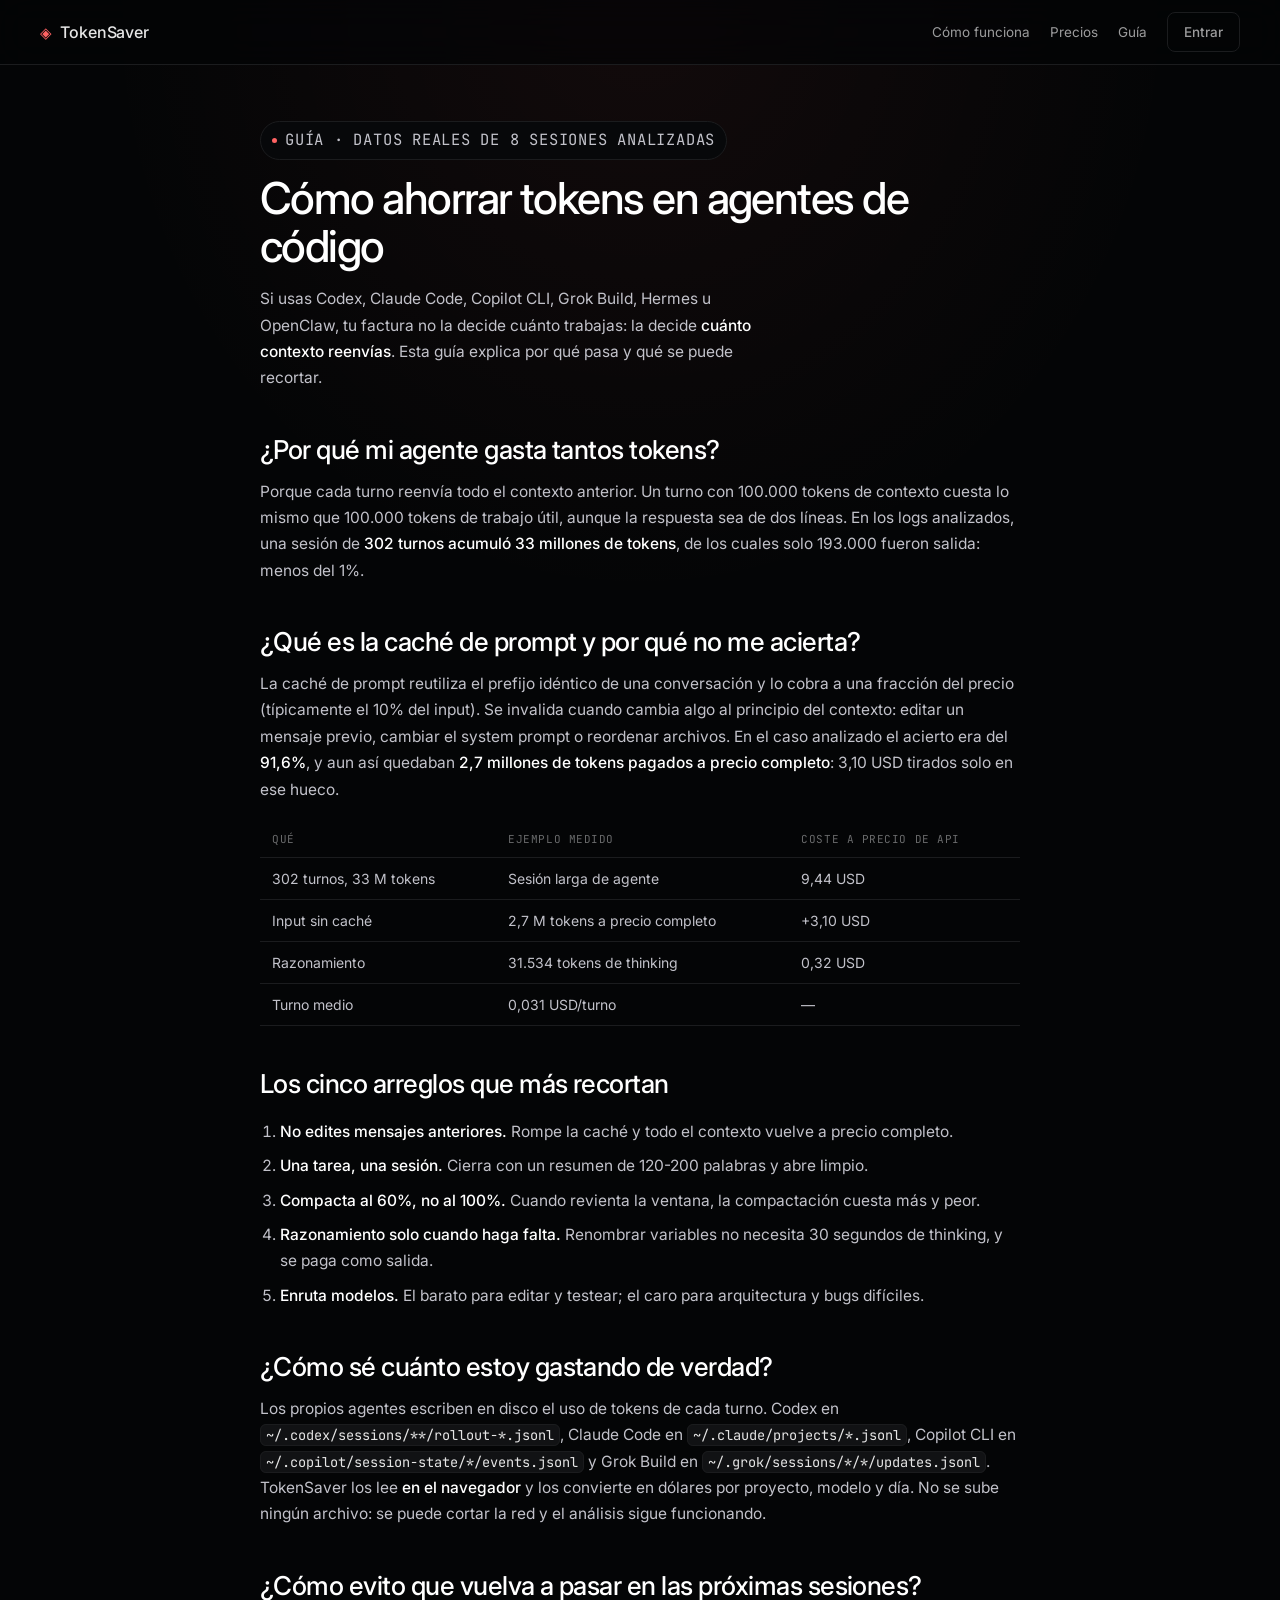
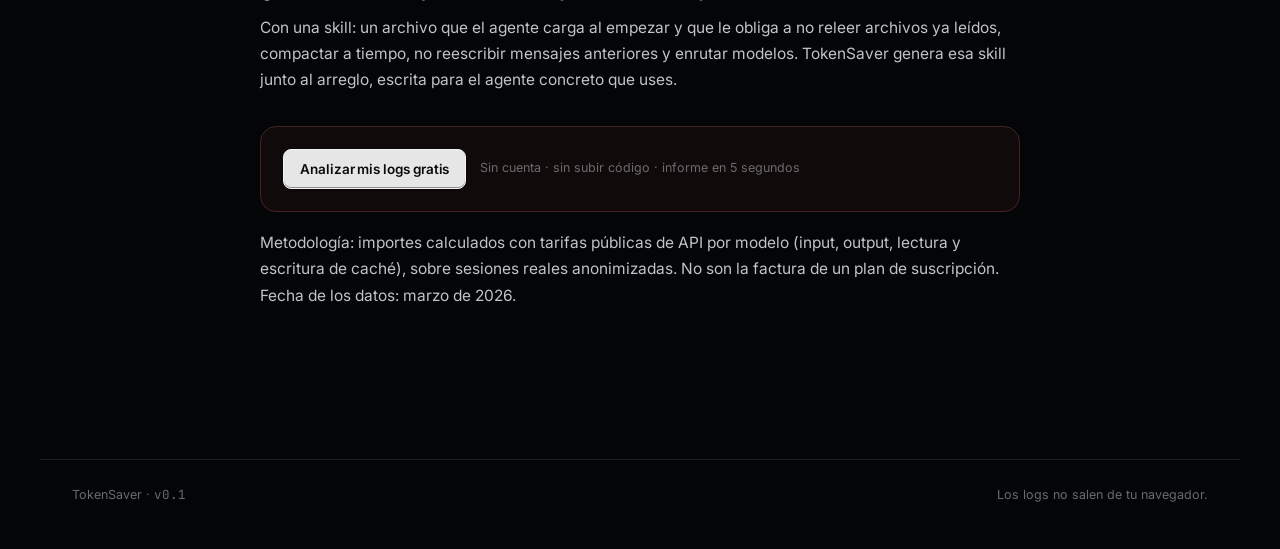
<file: v1/guia.html>
<!doctype html>
<html lang="es">
<head>
<meta charset="utf-8" />
<meta name="viewport" content="width=device-width, initial-scale=1" />
<title>Cómo ahorrar tokens en agentes de código (Codex, Claude Code, Copilot, Grok) — TokenSaver</title>
<meta name="description" content="Guía práctica y con datos reales: por qué tu agente de código gasta tantos tokens, cómo funciona la caché de prompt, cuánto cuesta una sesión larga y los cuatro ajustes que recortan el gasto entre un 30% y un 50%." />
<link rel="canonical" href="https://molina8.github.io/tokensaver/guia.html" />
<link rel="preconnect" href="https://fonts.googleapis.com" />
<link rel="preconnect" href="https://fonts.gstatic.com" crossorigin />
<link href="https://fonts.googleapis.com/css2?family=Inter:wght@400;500;600&family=JetBrains+Mono:wght@400;500&display=swap" rel="stylesheet" />
<link rel="stylesheet" href="./skin.css?v=mvs48s31" />
<script type="application/ld+json">
{
  "@context": "https://schema.org",
  "@graph": [
    {
      "@type": "Article",
      "headline": "Cómo ahorrar tokens en agentes de código",
      "description": "Por qué los agentes de código gastan de más, cómo funciona la caché de prompt y los ajustes que recortan el gasto entre un 30% y un 50%.",
      "inLanguage": "es",
      "datePublished": "2026-10-27",
      "dateModified": "2026-10-27",
      "author": { "@type": "Organization", "name": "TokenSaver", "url": "https://molina8.github.io/tokensaver/" },
      "publisher": { "@type": "Organization", "name": "TokenSaver" },
      "mainEntityOfPage": "https://molina8.github.io/tokensaver/guia.html"
    },
    {
      "@type": "HowTo",
      "name": "Cómo reducir el gasto de tokens de un agente de código",
      "totalTime": "PT10M",
      "step": [
        { "@type": "HowToStep", "name": "Mide el gasto real", "text": "Analiza los logs locales del agente para ver coste por proyecto, por modelo y por día." },
        { "@type": "HowToStep", "name": "Deja de invalidar la caché", "text": "No edites mensajes anteriores ni reordenes el contexto: el prefijo debe ser idéntico entre turnos." },
        { "@type": "HowToStep", "name": "Compacta a tiempo", "text": "Resume la sesión al 60% de la ventana de contexto y abre una sesión nueva por tarea." },
        { "@type": "HowToStep", "name": "Enruta los modelos", "text": "Modelo barato para ediciones y tests; el caro solo para arquitectura y depuración difícil." },
        { "@type": "HowToStep", "name": "Fija el hábito", "text": "Entrega al agente una skill con estas reglas para que las aplique en todas las sesiones siguientes." }
      ]
    },
    {
      "@type": "FAQPage",
      "mainEntity": [
        {
          "@type": "Question",
          "name": "¿Cómo ahorro tokens en Claude Code?",
          "acceptedAnswer": { "@type": "Answer", "text": "Compacta al 60% de la ventana de contexto con /compact, no edites mensajes anteriores porque rompe la caché de prompt, trabaja una tarea por sesión y desactiva el razonamiento extendido en tareas mecánicas. Estas cuatro medidas suelen recortar entre el 30% y el 50% del gasto de una sesión larga." }
        },
        {
          "@type": "Question",
          "name": "¿Por qué mi agente gasta tantos tokens?",
          "acceptedAnswer": { "@type": "Answer", "text": "Porque cada turno reenvía todo el contexto anterior. Un turno con 100.000 tokens de contexto cuesta lo mismo que 100.000 tokens de trabajo útil, aunque la respuesta sea de dos líneas. Si la caché no acierta, ese input se paga a precio completo." }
        },
        {
          "@type": "Question",
          "name": "¿Cuánto cuesta una sesión larga de Codex o Claude Code?",
          "acceptedAnswer": { "@type": "Answer", "text": "Una sesión de 302 turnos puede acumular 33 millones de tokens de input, unos 9,44 USD a precios públicos de API, es decir 0,031 USD por turno. La mayor parte no es trabajo nuevo: es contexto reenviado." }
        },
        {
          "@type": "Question",
          "name": "¿Qué es la caché de prompt y por qué no me acierta?",
          "acceptedAnswer": { "@type": "Answer", "text": "La caché de prompt reutiliza el prefijo idéntico de una conversación y lo cobra a una fracción del precio, típicamente el 10% del input. Se invalida cuando cambia algo al principio del contexto: editar un mensaje previo, cambiar el system prompt o reordenar archivos." }
        }
      ]
    }
  ]
}
</script>
</head>
<body>
<header class="nav">
  <a class="brand" href="./"><span class="brand-mark">◈</span><span class="brand-name">TokenSaver</span></a>
  <nav class="nav-links">
    <a href="./#como">Cómo funciona</a>
    <a href="./#precios">Precios</a>
    <a href="./guia.html">Guía</a>
    <button class="btn btn-ghost" id="open-auth">Entrar</button>
  </nav>
</header>

<main>
  <article class="guide">
    <p class="eyebrow"><span class="dot"></span> Guía · datos reales de 8 sesiones analizadas</p>
    <h1>Cómo ahorrar tokens en agentes de código</h1>
    <p class="lede">
      Si usas Codex, Claude Code, Copilot CLI, Grok Build, Hermes u OpenClaw, tu factura no la decide cuánto trabajas:
      la decide <strong>cuánto contexto reenvías</strong>. Esta guía explica por qué pasa y qué se puede recortar.
    </p>

    <h2 id="por-que">¿Por qué mi agente gasta tantos tokens?</h2>
    <p>
      Porque cada turno reenvía todo el contexto anterior. Un turno con 100.000 tokens de contexto cuesta lo mismo que
      100.000 tokens de trabajo útil, aunque la respuesta sea de dos líneas. En los logs analizados, una sesión de
      <strong>302 turnos acumuló 33 millones de tokens</strong>, de los cuales solo 193.000 fueron salida: menos del 1%.
    </p>

    <h2 id="cache">¿Qué es la caché de prompt y por qué no me acierta?</h2>
    <p>
      La caché de prompt reutiliza el prefijo idéntico de una conversación y lo cobra a una fracción del precio
      (típicamente el 10% del input). Se invalida cuando cambia algo al principio del contexto: editar un mensaje previo,
      cambiar el system prompt o reordenar archivos. En el caso analizado el acierto era del <strong>91,6%</strong>, y aun así
      quedaban <strong>2,7 millones de tokens pagados a precio completo</strong>: 3,10 USD tirados solo en ese hueco.
    </p>

    <table>
      <thead>
        <tr><th>Qué</th><th>Ejemplo medido</th><th>Coste a precio de API</th></tr>
      </thead>
      <tbody>
        <tr><td>302 turnos, 33 M tokens</td><td>Sesión larga de agente</td><td>9,44 USD</td></tr>
        <tr><td>Input sin caché</td><td>2,7 M tokens a precio completo</td><td>+3,10 USD</td></tr>
        <tr><td>Razonamiento</td><td>31.534 tokens de thinking</td><td>0,32 USD</td></tr>
        <tr><td>Turno medio</td><td>0,031 USD/turno</td><td>—</td></tr>
      </tbody>
    </table>

    <h2 id="arreglos">Los cinco arreglos que más recortan</h2>
    <ol>
      <li><strong>No edites mensajes anteriores.</strong> Rompe la caché y todo el contexto vuelve a precio completo.</li>
      <li><strong>Una tarea, una sesión.</strong> Cierra con un resumen de 120-200 palabras y abre limpio.</li>
      <li><strong>Compacta al 60%, no al 100%.</strong> Cuando revienta la ventana, la compactación cuesta más y peor.</li>
      <li><strong>Razonamiento solo cuando haga falta.</strong> Renombrar variables no necesita 30 segundos de thinking, y se paga como salida.</li>
      <li><strong>Enruta modelos.</strong> El barato para editar y testear; el caro para arquitectura y bugs difíciles.</li>
    </ol>

    <h2 id="medir">¿Cómo sé cuánto estoy gastando de verdad?</h2>
    <p>
      Los propios agentes escriben en disco el uso de tokens de cada turno. Codex en
      <code>~/.codex/sessions/**/rollout-*.jsonl</code>, Claude Code en <code>~/.claude/projects/*.jsonl</code>, Copilot CLI en
      <code>~/.copilot/session-state/*/events.jsonl</code> y Grok Build en <code>~/.grok/sessions/*/*/updates.jsonl</code>.
      TokenSaver los lee <strong>en el navegador</strong> y los convierte en dólares por proyecto, modelo y día.
      No se sube ningún archivo: se puede cortar la red y el análisis sigue funcionando.
    </p>

    <h2 id="skill">¿Cómo evito que vuelva a pasar en las próximas sesiones?</h2>
    <p>
      Con una skill: un archivo que el agente carga al empezar y que le obliga a no releer archivos ya leídos, compactar a
      tiempo, no reescribir mensajes anteriores y enrutar modelos. TokenSaver genera esa skill junto al arreglo, escrita
      para el agente concreto que uses.
    </p>

    <div class="guide-cta">
      <a class="btn btn-primary" href="./">Analizar mis logs gratis</a>
      <span class="micro">Sin cuenta · sin subir código · informe en 5 segundos</span>
    </div>

    <p class="micro">
      Metodología: importes calculados con tarifas públicas de API por modelo (input, output, lectura y escritura de caché),
      sobre sesiones reales anonimizadas. No son la factura de un plan de suscripción. Fecha de los datos: marzo de 2026.
    </p>
  </article>
</main>

<footer class="foot">
  <p>TokenSaver · <span class="mono">v0.1</span></p>
  <p class="micro">Los logs no salen de tu navegador.</p>
</footer>
</body>
</html>
</file>
<file: skin.css>
/* TokenGuard — piel "midnight command center" (Raycast-style)
   Canvas casi negro, coral racionado, Inter + mono, hairline borders,
   sombras de tecla. El color solo aparece donde significa algo. */

:root {
  --canvas: #0a0d12;
  --ink: #0d1117;
  --obsidian: #141820;
  --graphite: #1c2029;
  --slate: #2f3031;
  --iron: #454647;
  --smoke: #6a6b6c;
  --ash: #9c9c9d;
  --mist: #e6e6e6;
  --white: #ffffff;

  --coral: #ff6363;
  --coral-deep: #452324;
  --mint: #10b981;
  --mint-soft: #59d499;
  --success: #10b981;

  --surface: #141820;
  --surface-2: #161b22;
  --hairline: rgba(255, 255, 255, 0.09);
  --hairline-strong: rgba(255, 255, 255, 0.15);

  --sans: Inter, system-ui, -apple-system, "Helvetica Neue", Arial, sans-serif;
  --mono: "Geist Mono", "JetBrains Mono", ui-monospace, Menlo, Monaco, monospace;

  --r-badge: 6px;
  --r-input: 8px;
  --r-card: 16px;
  --r-large: 20px;

  --key-shadow: inset 0 1px 0 rgba(255, 255, 255, 0.07), inset 0 -1px 0 rgba(0, 0, 0, 0.4),
    0 1px 2px rgba(0, 0, 0, 0.5);
  --glow-top: inset 0 1px 0 rgba(255, 255, 255, 0.15);
  --key-shadow-raised: inset 0 1px 0 rgba(255, 255, 255, 0.07), 0 8px 24px -16px rgba(0, 0, 0, 0.9);
}

* { box-sizing: border-box; }
html { scroll-behavior: smooth; }

body {
  margin: 0;
  background: var(--canvas);
  color: var(--mist);
  font-family: var(--sans);
  font-size: 16px;
  line-height: 1.5;
  -webkit-font-smoothing: antialiased;
  background-image: radial-gradient(55% 38% at 72% 0%, rgba(255, 99, 99, 0.07), transparent 72%),
    radial-gradient(45% 40% at 12% 4%, rgba(16, 185, 129, 0.05), transparent 70%);
  background-repeat: no-repeat;
}

a { color: inherit; text-decoration: none; }
code, .mono { font-family: var(--mono); }
code {
  background: var(--obsidian);
  border: 1px solid var(--graphite);
  padding: 1px 5px;
  border-radius: var(--r-badge);
  font-size: 0.88em;
  color: var(--mist);
}
u { text-decoration-color: var(--coral); text-underline-offset: 3px; }

/* ── nav ─────────────────────────────── */
.nav {
  position: sticky; top: 0; z-index: 50;
  display: flex; align-items: center; justify-content: space-between;
  padding: 12px clamp(16px, 4vw, 40px);
  border-bottom: 1px solid var(--graphite);
  background: rgba(4, 5, 6, 0.72);
  backdrop-filter: blur(16px) saturate(140%);
}
.brand { display: flex; align-items: center; gap: 9px; font-weight: 500; letter-spacing: -0.01em; }
.brand-mark { color: var(--coral); font-size: 15px; line-height: 1; }
.nav-links { display: flex; align-items: center; gap: 20px; font-size: 13.5px; color: var(--ash); }
.nav-links a:hover { color: var(--white); }

/* ── botones ─────────────────────────── */
.btn {
  display: inline-flex; align-items: center; justify-content: center; gap: 8px;
  font: inherit; font-size: 13.5px; font-weight: 500; letter-spacing: -0.005em;
  padding: 9px 16px; border-radius: var(--r-input); cursor: pointer;
  border: 1px solid var(--slate); background: var(--obsidian); color: var(--mist);
  box-shadow: var(--key-shadow);
  transition: background 0.15s ease, border-color 0.15s ease, transform 0.1s ease;
}
.btn:hover { background: #17181b; border-color: var(--iron); }
.btn:active { transform: translateY(1px); }
.btn-primary { background: var(--mist); color: #0a0b0c; border-color: #f2f2f2; font-weight: 600; }
.btn-primary:hover { background: #ffffff; border-color: #ffffff; }
.btn-ghost { background: transparent; border-color: var(--graphite); color: var(--ash); box-shadow: none; }
.btn-ghost:hover { background: var(--obsidian); color: var(--mist); }
.btn[disabled] { opacity: 0.5; cursor: not-allowed; transform: none; }

/* ── layout ─────────────────────────── */
main { max-width: 1200px; margin: 0 auto; padding: 0 clamp(20px, 4vw, 32px) 96px; }
section { padding: clamp(56px, 8vw, 104px) 0; border-bottom: 1px solid var(--graphite); }
section:last-of-type { border-bottom: 0; }
#analizar { padding-top: clamp(28px, 3.5vw, 44px); }

.section-head { max-width: 620px; margin-bottom: 28px; }
.section-head h2 { font-size: clamp(26px, 3vw, 34px); letter-spacing: -0.03em; margin: 0 0 8px; font-weight: 500; color: var(--white); }
.section-head p { margin: 0; color: var(--ash); font-size: 15px; }

.micro { color: var(--smoke); font-size: 12.5px; margin: 0; }
.center { text-align: center; }

/* ── hero ────────────────────────────── */
.hero {
  display: grid; grid-template-columns: 1.02fr 0.98fr; gap: clamp(24px, 5vw, 56px);
  align-items: center; border-bottom: 0;
  padding-top: clamp(40px, 5vw, 64px); padding-bottom: clamp(36px, 4vw, 56px);
}
.eyebrow {
  display: inline-flex; align-items: center; gap: 8px;
  font-family: var(--mono); font-size: 10px; letter-spacing: 0.05em; text-transform: uppercase;
  color: var(--ash); border: 1px solid var(--graphite); border-radius: 999px; padding: 5px 11px; margin: 0 0 22px;
  background: var(--ink);
}
.dot { width: 5px; height: 5px; border-radius: 50%; background: var(--coral); }
.hero h1 {
  font-size: clamp(32px, 4.1vw, 46px); line-height: 1.08; letter-spacing: -0.035em;
  margin: 0 0 18px; font-weight: 400; color: var(--white);
}
.hero h1 em { font-style: normal; color: var(--smoke); }
.lede { color: var(--ash); font-size: 16px; max-width: 50ch; margin: 0 0 26px; }
.lede strong { color: var(--mist); font-weight: 500; }
.hero-cta { display: flex; align-items: center; gap: 14px; flex-wrap: wrap; }

/* terminal */
.terminal {
  border: 1px solid var(--graphite); border-radius: var(--r-large); overflow: hidden;
  background: var(--ink);
  box-shadow: var(--key-shadow-raised);
}
.terminal-bar {
  display: flex; align-items: center; gap: 6px; padding: 10px 14px;
  border-bottom: 1px solid var(--graphite); background: rgba(255, 255, 255, 0.012);
}
.terminal-bar span { width: 8px; height: 8px; border-radius: 50%; background: var(--graphite); }
.terminal-bar span:first-child { background: var(--coral-deep); }
.terminal-bar p { margin: 0 0 0 10px; font-family: var(--mono); font-size: 11px; color: var(--smoke); letter-spacing: 0.02em; }
.terminal-body {
  margin: 0; padding: 18px 18px 20px; font-family: var(--mono); font-size: 12.5px; line-height: 1.8;
  color: #cfcfd2; white-space: pre-wrap; overflow-wrap: anywhere; overflow-x: auto; max-width: 100%;
}
.t-dim { color: var(--iron); }
.t-accent { color: var(--white); }
.t-warn { color: var(--coral); }
.t-bar { color: #33353a; }

/* ── dropzone, chips y progreso ───────── */
.sources { display: flex; flex-wrap: wrap; gap: 8px; margin-bottom: 18px; }
.chip {
  font-size: 12px; color: var(--ash); border: 1px solid var(--graphite);
  background: var(--ink); border-radius: 999px; padding: 5px 11px;
}
.chip code { background: transparent; border: 0; padding: 0; color: var(--smoke); font-size: 11.5px; }

.picker { display: flex; align-items: center; gap: 12px; margin-bottom: 14px; flex-wrap: wrap; }

.progress { margin-top: 16px; border: 1px solid var(--graphite); border-radius: var(--r-card); background: var(--ink); padding: 16px 18px; }
.progress-head { display: flex; justify-content: space-between; align-items: baseline; gap: 12px; font-size: 13px; color: var(--mist); margin-bottom: 10px; }
.progress-head .mono { color: var(--smoke); font-size: 12px; font-variant-numeric: tabular-nums; }
.progress-track { height: 6px; border-radius: 3px; background: #1c1e23; border: 1px solid #2d3036; overflow: hidden; }
.progress-fill { height: 100%; width: 0%; background: linear-gradient(90deg, #f2f2f2, #b9babd); transition: width 0.12s linear; }
.progress .micro { margin-top: 8px; }

.drop {
  display: flex; flex-direction: column; align-items: center; gap: 8px;
  padding: clamp(32px, 5vw, 52px) 24px; text-align: center; cursor: pointer;
  border: 1px dashed var(--slate); border-radius: var(--r-card); background: var(--ink);
  box-shadow: var(--key-shadow);
  transition: border-color 0.15s ease, background 0.15s ease;
}
.drop:hover, .drop.dragover { border-color: var(--iron); background: var(--obsidian); }
.drop-icon { font-size: 20px; color: var(--ash); }
.drop-title { font-weight: 500; font-size: 15.5px; color: var(--white); }
.drop-sub { color: var(--smoke); font-size: 13px; }
.drop-error { color: var(--coral); font-size: 13.5px; margin: 12px 0 0; }

/* ── dashboard ──────────────────────── */
.dashboard { margin-top: 40px; display: grid; gap: 16px; }
.kpis { display: grid; grid-template-columns: repeat(auto-fit, minmax(180px, 1fr)); gap: 12px; }
.kpi {
  border: 1px solid var(--graphite); border-radius: var(--r-card); padding: 20px;
  background: var(--ink); box-shadow: var(--key-shadow);
}
.kpi-label {
  display: block; font-family: var(--mono); font-size: 10px; text-transform: uppercase;
  letter-spacing: 0.05em; color: var(--smoke); margin-bottom: 10px;
}
.kpi-value { font-size: clamp(24px, 2.6vw, 32px); font-weight: 500; letter-spacing: -0.03em; color: var(--white); font-variant-numeric: tabular-nums; }
.kpi-value.accent { color: var(--white); }
.kpi-value.warn { color: var(--coral); }
.kpi-sub { display: block; font-size: 12.5px; color: var(--smoke); margin-top: 6px; }

.panel { border: 1px solid var(--graphite); border-radius: var(--r-card); background: var(--ink); padding: 22px; box-shadow: var(--key-shadow); }
.panel-head { display: flex; align-items: baseline; justify-content: space-between; margin-bottom: 18px; gap: 12px; }
.panel-head h3 { margin: 0; font-size: 14.5px; font-weight: 500; letter-spacing: -0.01em; color: var(--white); }
.pill {
  font-family: var(--mono); font-size: 10px; text-transform: uppercase; letter-spacing: 0.05em;
  color: var(--ash); border: 1px solid var(--graphite); border-radius: var(--r-badge); padding: 3px 8px; white-space: nowrap;
}
.pill-warn { color: var(--coral); border-color: var(--coral-deep); background: rgba(255, 99, 99, 0.06); }

.bars { display: grid; gap: 12px; }
.bar-row { display: grid; grid-template-columns: minmax(90px, 150px) 1fr auto; align-items: center; gap: 12px; font-size: 13.5px; }
.bar-name { font-family: var(--mono); font-size: 12.5px; color: var(--mist); overflow: hidden; text-overflow: ellipsis; white-space: nowrap; }
.bar-track { height: 8px; border-radius: 4px; background: #1c1e23; border: 1px solid #2d3036; overflow: hidden; box-shadow: inset 0 1px 2px rgba(0, 0, 0, 0.7); }
.bar-fill { height: 100%; border-radius: 3px; background: linear-gradient(90deg, #f2f2f2, #b9babd); }
.bar-fill.dim { background: #4a4c51; }
.bar-cost { font-family: var(--mono); font-size: 12.5px; font-variant-numeric: tabular-nums; color: var(--white); }

.grid-2 { display: grid; grid-template-columns: 1fr 1fr; gap: 16px; }

.days { display: flex; align-items: flex-end; gap: 8px; height: 150px; padding-top: 8px; }
.day-col { flex: 1; display: flex; flex-direction: column; justify-content: flex-end; align-items: center; gap: 6px; min-width: 0; height: 100%; }
.day-bar { width: 100%; max-width: 26px; background: #4a4c51; border-radius: 2px 2px 0 0; min-height: 4px; }
.day-bar.hot { background: var(--coral); }
.day-label { font-family: var(--mono); font-size: 9.5px; color: var(--smoke); white-space: nowrap; }

.diag { list-style: none; margin: 0; padding: 0; display: grid; gap: 14px; }
.diag li { display: grid; grid-template-columns: 14px 1fr auto; gap: 12px; align-items: start; font-size: 14px; }
.diag .ico { color: var(--coral); font-size: 9px; line-height: 2; }
.diag p { margin: 0; color: var(--mist); font-weight: 500; }
.diag small { display: block; color: var(--smoke); font-size: 12.5px; margin-top: 3px; font-weight: 400; }
.diag .amt { font-family: var(--mono); font-size: 13px; color: var(--coral); font-variant-numeric: tabular-nums; }
.disclaimer { color: var(--smoke); font-size: 12px; margin: 4px 0 0; }

/* ── cómo funciona ─────────────────── */
.steps { list-style: none; counter-reset: s; margin: 0; padding: 0; display: grid; grid-template-columns: repeat(3, 1fr); gap: 16px; }
.steps li { counter-increment: s; border: 1px solid var(--graphite); border-radius: var(--r-card); padding: 22px; background: var(--ink); box-shadow: var(--key-shadow); }
.steps li::before { content: "0" counter(s); font-family: var(--mono); font-size: 10px; letter-spacing: 0.05em; color: var(--smoke); }
.steps h3 { margin: 10px 0 6px; font-size: 16px; font-weight: 500; color: var(--white); }
.steps p { margin: 0; color: var(--ash); font-size: 13.5px; }

/* ── precios ─────────────────────────── */
.price-grid { display: grid; grid-template-columns: repeat(3, 1fr); gap: 16px; align-items: start; }
.price-card {
  position: relative; border: 1px solid var(--graphite); border-radius: var(--r-large); padding: 24px;
  background: var(--ink); display: grid; gap: 14px; box-shadow: var(--key-shadow);
}
.price-card-featured { background: linear-gradient(180deg, rgba(255, 99, 99, 0.07), var(--ink) 42%); border-color: var(--coral-deep); }
.badge {
  position: absolute; top: -9px; left: 24px; background: var(--coral); color: #1a0708;
  font-family: var(--mono); font-size: 9.5px; text-transform: uppercase; letter-spacing: 0.06em;
  font-weight: 500; padding: 3px 8px; border-radius: var(--r-badge);
}
.price-card h3 { margin: 0; font-size: 13px; font-family: var(--mono); text-transform: uppercase; letter-spacing: 0.05em; color: var(--ash); font-weight: 400; }
.price { margin: 0; font-size: 34px; letter-spacing: -0.04em; color: var(--white); font-weight: 500; }
.price span { font-size: 12.5px; color: var(--smoke); margin-left: 5px; font-weight: 400; }
.price-card ul { list-style: none; margin: 0; padding: 0; display: grid; gap: 9px; font-size: 13.5px; color: var(--ash); }
.price-card li::before { content: "—"; color: var(--iron); margin-right: 8px; }
.price-card .btn { width: 100%; }

/* ── soluciones (el producto de pago) ─── */
.panel-solutions { position: relative; }
.solutions { display: grid; gap: 14px; }
.solution { border: 1px solid var(--graphite); border-radius: var(--r-card); padding: 18px; background: #0a0b0d; }
.solution header { display: flex; align-items: baseline; justify-content: space-between; gap: 12px; margin-bottom: 6px; }
.solution h4 { margin: 0; font-size: 15px; font-weight: 500; color: var(--white); }
.sol-tag {
  font-family: var(--mono); font-size: 9.5px; text-transform: uppercase; letter-spacing: 0.05em;
  color: var(--ash); border: 1px solid var(--graphite); border-radius: var(--r-badge); padding: 2px 7px; white-space: nowrap;
}
.solution .why { margin: 0 0 10px; color: var(--ash); font-size: 13.5px; }
.solution .fix-steps { margin: 0 0 12px; padding-left: 18px; color: var(--mist); font-size: 13.5px; display: grid; grid-template-columns: 1fr; gap: 7px; list-style: decimal; }
.solution .fix-steps li { padding-left: 2px; }
.solution .fix-steps li::marker { color: var(--coral); font-family: var(--mono); font-size: 11px; }
.prompt-block { border: 1px solid var(--graphite); border-radius: var(--r-input); background: var(--canvas); overflow: hidden; }
.prompt-head { display: flex; align-items: center; justify-content: space-between; gap: 10px; padding: 8px 10px 8px 12px; border-bottom: 1px solid var(--graphite); }
.prompt { margin: 0; padding: 12px; font-family: var(--mono); font-size: 12px; line-height: 1.65; color: #d6d6da; white-space: pre-wrap; }
.copy-btn { font-size: 12px; padding: 5px 10px; }

.lock {
  border: 1px dashed var(--coral-deep); border-radius: var(--r-card);
  padding: 22px; text-align: center; background: rgba(255, 99, 99, 0.04);
  display: grid; gap: 8px; justify-items: center;
}
.lock-title { margin: 0; font-size: 15px; font-weight: 500; color: var(--white); }
.lock .btn { margin-top: 6px; }
.solutions.blurred { filter: blur(6px); pointer-events: none; user-select: none; }

/* ── privacidad ──────────────────────── */
.privacy-grid { display: grid; grid-template-columns: repeat(2, 1fr); gap: 16px; margin-bottom: 14px; }
.privacy-card { border: 1px solid var(--graphite); border-radius: var(--r-card); background: var(--ink); padding: 20px; box-shadow: var(--key-shadow); }
.privacy-card h3 { margin: 0 0 8px; font-size: 14.5px; font-weight: 500; color: var(--white); }
.privacy-card p { margin: 0; color: var(--ash); font-size: 13.5px; }
.privacy-card a { color: var(--coral); text-decoration: underline; text-underline-offset: 2px; }

@media (max-width: 900px) {
  .privacy-grid { grid-template-columns: 1fr; }
}

/* ── footer + dialog ─────────────────── */
.foot {
  max-width: 1200px; margin: 0 auto; padding: 26px clamp(20px, 4vw, 32px) 44px;
  display: flex; justify-content: space-between; gap: 16px; flex-wrap: wrap;
  border-top: 1px solid var(--graphite); color: var(--smoke); font-size: 12.5px;
}
.foot p { margin: 0; }

.dialog {
  border: 1px solid var(--slate); border-radius: var(--r-card); background: var(--ink); color: var(--mist);
  padding: 26px; width: min(92vw, 400px); box-shadow: 0 40px 80px -40px rgba(0, 0, 0, 1), var(--key-shadow);
}
.dialog::backdrop { background: rgba(2, 3, 4, 0.78); backdrop-filter: blur(4px); }
.dialog h2 { margin: 0 0 6px; font-size: 19px; letter-spacing: -0.02em; font-weight: 500; color: var(--white); }
.dialog-close { position: absolute; top: 10px; right: 12px; background: none; border: 0; color: var(--smoke); font-size: 21px; cursor: pointer; line-height: 1; }
.form { display: grid; gap: 12px; margin: 18px 0 12px; }
.form label { display: grid; gap: 6px; font-size: 12.5px; color: var(--ash); }
.form input {
  font: inherit; font-size: 14px; padding: 10px 12px; border-radius: var(--r-input);
  border: 1px solid var(--graphite); background: var(--canvas); color: var(--white);
  box-shadow: inset 0 1px 2px rgba(0, 0, 0, 0.6);
}
.form input:focus { outline: none; border-color: var(--iron); }
.auth-msg { font-size: 12.5px; margin: 0 0 10px; }
.auth-msg.ok { color: var(--success); }
.auth-msg.err { color: var(--coral); }

@media (max-width: 900px) {
  .hero { grid-template-columns: 1fr; }
  .grid-2, .steps, .price-grid { grid-template-columns: 1fr; }
  .nav-links a { display: none; }
}

/* ── cómo funciona: 4 pasos ─────────────── */
.steps-4 { grid-template-columns: repeat(4, 1fr); }
.steps-4 .step-paid { border-color: var(--coral-deep); background: linear-gradient(180deg, rgba(255,99,99,0.06), var(--ink) 55%); }
.steps-4 .step-paid::before { color: var(--coral); }
.how-note { margin: 16px 0 0; color: var(--smoke); font-size: 12.5px; }
@media (max-width: 900px) { .steps-4 { grid-template-columns: 1fr; } }

/* ── mi cuenta ──────────────────────────── */
.account-bar { display: flex; align-items: center; gap: 12px; flex-wrap: wrap; margin-bottom: 16px; }
.reports { display: grid; gap: 12px; }
.report { border: 1px solid var(--graphite); border-radius: var(--r-card); background: var(--ink); padding: 16px 18px; }
.report-head { display: flex; align-items: baseline; justify-content: space-between; gap: 12px; flex-wrap: wrap; }
.report-head h4 { margin: 0; font-size: 14.5px; font-weight: 500; color: var(--white); }
.report-meta { font-family: var(--mono); font-size: 11.5px; color: var(--smoke); }
.report-actions { display: flex; gap: 8px; flex-wrap: wrap; margin-top: 10px; }
.report details { margin-top: 10px; }
.report summary { cursor: pointer; color: var(--ash); font-size: 13px; }
.report pre { margin: 10px 0 0; padding: 12px; border: 1px solid var(--graphite); border-radius: var(--r-input); background: var(--canvas); font-family: var(--mono); font-size: 12px; white-space: pre-wrap; color: #d6d6da; }

/* vista previa borrosa del ejemplo: nunca debe romper el ancho */
.demo-blur .prompt { word-break: break-all; overflow: hidden; color: #4a4c51; }
.prompt-block { max-width: 100%; overflow: hidden; }

/* ── proyección de ahorro ─────────────── */
.projection { margin-top: 16px; border: 1px solid var(--graphite); border-left: 2px solid var(--coral); border-radius: var(--r-input); background: #0a0b0d; padding: 14px 16px; }
.projection .kpi-label { margin-bottom: 6px; }
.projection-text { margin: 0; color: var(--mist); font-size: 14px; }
.projection-text strong { color: var(--coral); font-weight: 500; }

/* ── bloque grande: ahorro a partir de ahora ───────── */
.future {
  border: 1px solid var(--coral-deep);
  border-radius: var(--r-card);
  background: linear-gradient(135deg, rgba(255,99,99,0.10), rgba(255,99,99,0.02) 45%, var(--ink) 100%);
  padding: 22px;
  box-shadow: var(--key-shadow);
}
.future-head { display: flex; align-items: baseline; justify-content: space-between; gap: 12px; margin-bottom: 14px; }
.future-head .kpi-label { color: var(--coral); font-size: 11px; margin: 0; }
.future-grid { display: grid; grid-template-columns: repeat(3, 1fr); gap: 14px; margin-bottom: 16px; }
.future-item { display: flex; flex-direction: column; gap: 2px; }
.future-num { font-size: clamp(28px, 3.4vw, 40px); font-weight: 500; letter-spacing: -0.03em; color: var(--white); font-variant-numeric: tabular-nums; }
.future-sub { font-size: 12.5px; color: var(--ash); }
.future-text { margin: 0 0 14px; color: var(--mist); font-size: 13.5px; }
.future-text strong { color: var(--coral); font-weight: 500; }
.future-bars { display: grid; gap: 8px; }
.future-bar-row { display: grid; grid-template-columns: 120px 1fr auto; align-items: center; gap: 12px; font-size: 12.5px; color: var(--ash); }
.future-track { height: 8px; border-radius: 4px; background: #1c1e23; border: 1px solid #2d3036; overflow: hidden; }
.future-fill { display: block; height: 100%; }
.future-fill.now { background: #7a7d82; width: 100%; }
.future-fill.after { background: var(--coral); }
.future-bar-cost { font-family: var(--mono); color: var(--mist); font-variant-numeric: tabular-nums; }
@media (max-width: 900px) { .future-grid { grid-template-columns: 1fr; } .future-bar-row { grid-template-columns: 90px 1fr auto; } }

/* ── FAQ estática (AEO) ─────────────────── */
.faq-item { border: 1px solid var(--graphite); border-radius: var(--r-card); background: var(--ink); padding: 16px 18px; margin-bottom: 10px; box-shadow: var(--key-shadow); }
.faq-item summary { cursor: pointer; font-weight: 500; color: var(--white); font-size: 15px; list-style: none; display: flex; justify-content: space-between; gap: 12px; }
.faq-item summary::-webkit-details-marker { display: none; }
.faq-item summary::after { content: "+"; color: var(--coral); font-family: var(--mono); }
.faq-item[open] summary::after { content: "–"; }
.faq-item p { margin: 10px 0 0; color: var(--ash); font-size: 14px; line-height: 1.65; }
.faq-item strong { color: var(--mist); font-weight: 500; }

/* ── guía (artículo largo) ──────────────── */
.guide { max-width: 760px; margin: 0 auto; padding: clamp(28px, 5vw, 56px) 0 40px; }
.guide h1 { font-size: clamp(30px, 4vw, 44px); line-height: 1.1; letter-spacing: -0.035em; margin: 0 0 16px; font-weight: 500; color: var(--white); }
.guide h2 { font-size: clamp(20px, 2.4vw, 26px); letter-spacing: -0.02em; margin: 38px 0 10px; color: var(--white); font-weight: 500; }
.guide p { color: #c2c2ca; font-size: 15.5px; line-height: 1.7; margin: 0 0 14px; }
.guide strong { color: var(--white); font-weight: 500; }
.guide ol, .guide ul { color: #c2c2ca; font-size: 15.5px; line-height: 1.7; padding-left: 20px; display: grid; gap: 8px; }
.guide table { width: 100%; border-collapse: collapse; margin: 18px 0; font-size: 14px; }
.guide th, .guide td { text-align: left; padding: 10px 12px; border-bottom: 1px solid var(--graphite); color: #c2c2ca; }
.guide th { font-family: var(--mono); font-size: 11px; text-transform: uppercase; letter-spacing: 0.05em; color: var(--smoke); font-weight: 400; }
.guide-cta { display: flex; align-items: center; gap: 14px; flex-wrap: wrap; margin: 32px 0 18px; padding: 22px; border: 1px solid var(--coral-deep); border-radius: var(--r-card); background: rgba(255,99,99,0.05); }

/* ── banner de vuelta del pago ─────────── */
.pay-banner {
  display: flex; align-items: center; gap: 14px; flex-wrap: wrap;
  margin: 18px 0 0; padding: 16px 18px;
  border: 1px solid var(--coral-deep); border-radius: var(--r-card);
  background: linear-gradient(90deg, rgba(255,99,99,0.10), rgba(255,99,99,0.02));
}
.pay-banner-icon { width: 26px; height: 26px; display: grid; place-items: center; border-radius: 50%; background: var(--coral); color: #1a0708; font-weight: 600; font-size: 14px; }
.pay-banner-body { flex: 1; min-width: 220px; }
.pay-banner-title { margin: 0 0 2px; color: var(--white); font-size: 15px; font-weight: 500; }
.pay-banner-sub { margin: 0; }

/* conector 3 → 4: deja claro que hay un paso más */
.steps-4 li { position: relative; }
.steps-4 li:nth-child(3)::after {
  content: "→";
  position: absolute; right: -14px; top: 50%; transform: translateY(-50%);
  color: var(--coral); font-family: var(--mono); font-size: 18px; z-index: 2;
}
@media (max-width: 900px) {
  .steps-4 li:nth-child(3)::after { content: "↓"; right: auto; left: 50%; top: auto; bottom: -22px; transform: translateX(-50%); }
}

/* ── invitación al informe de ejemplo ──── */
.sample-cta {
  display: flex; align-items: center; justify-content: space-between; gap: 16px; flex-wrap: wrap;
  margin-top: 14px; padding: 18px 20px;
  border: 1px solid var(--graphite); border-radius: var(--r-card); background: var(--ink);
  box-shadow: var(--key-shadow);
}
.sample-title { margin: 0 0 3px; color: var(--white); font-size: 15px; font-weight: 500; }
.sample-copy { max-width: 60ch; }

/* FIX: [hidden] debe ganar a cualquier display de clase (dashboard, cuenta, progreso…).
   Sin esto, los paneles vacíos se veían antes de cargar ningún informe. */
[hidden] { display: none !important; }

/* ── reglas de contraseña y bloque de alta ─────────────── */
.signup-only[hidden] { display: none !important; }
.pw-rules {
  list-style: none;
  margin: 4px 0 2px;
  padding: 0;
  display: grid;
  gap: 5px;
}
.pw-rules li {
  display: flex;
  align-items: center;
  gap: 8px;
  font-size: 12px;
  color: var(--muted, #8b8b92);
  transition: color 0.15s ease;
}
.pw-rules .dot {
  width: 6px;
  height: 6px;
  border-radius: 50%;
  background: #4a4a52;
  transition: background 0.15s ease, box-shadow 0.15s ease;
}
.pw-rules li.ok { color: #e8e8ea; }
.pw-rules li.ok .dot { background: #3ecf8e; box-shadow: 0 0 8px rgba(62, 207, 142, 0.45); }


/* ════════════════════════════════════════════════════════════════
   Auditoría UX/UI · elevación, contraste, hero, precios, privacidad
   ════════════════════════════════════════════════════════════════ */

/* ── superficies con relieve (antes todo era negro plano) ──────── */
.panel, .price-card, .privacy-card, .step, .sample-cta, .terminal, .dialog, .steps li {
  background: linear-gradient(180deg, var(--surface-2), var(--surface));
  border: 1px solid var(--hairline);
  box-shadow: var(--glow-top), 0 18px 40px -32px rgba(0, 0, 0, 0.9);
}

/* ── hero: glow detrás de la terminal + contador vivo ─────────── */
.hero { position: relative; }
.terminal { position: relative; overflow: hidden; }
.terminal::before {
  content: "";
  position: absolute;
  inset: -40% -20% auto auto;
  width: 320px;
  height: 320px;
  background: radial-gradient(circle, rgba(255, 99, 99, 0.16), transparent 65%);
  filter: blur(30px);
  pointer-events: none;
}
.hero-stat {
  display: inline-flex;
  align-items: flex-start;
  gap: 9px;
  max-width: 100%;
  margin-top: 18px;
  padding: 8px 14px;
  border-radius: 999px;
  background: rgba(16, 185, 129, 0.08);
  border: 1px solid rgba(16, 185, 129, 0.28);
  color: #cdf5e4;
  font-size: 13px;
}
.hero-stat-text { display: block; line-height: 1.35; }
.hero-stat b { color: var(--mint-soft); font-variant-numeric: tabular-nums; white-space: nowrap; }
.hero-stat .pulse {
  flex: none;
  margin-top: 6px;
  width: 7px; height: 7px; border-radius: 50%;
  background: var(--mint);
  box-shadow: 0 0 0 0 rgba(16, 185, 129, 0.6);
  animation: ts-pulse 2.4s infinite;
}
@keyframes ts-pulse {
  0% { box-shadow: 0 0 0 0 rgba(16, 185, 129, 0.45); }
  70% { box-shadow: 0 0 0 10px rgba(16, 185, 129, 0); }
  100% { box-shadow: 0 0 0 0 rgba(16, 185, 129, 0); }
}

/* ── chips de agentes: marcas limpias en gris ─────────────────── */
.sources { gap: 8px; }
.chip {
  display: inline-flex;
  align-items: center;
  gap: 8px;
  padding: 7px 12px;
  background: var(--surface);
  border: 1px solid var(--hairline);
  border-radius: 999px;
  color: var(--ash);
  transition: border-color 0.18s ease, color 0.18s ease, transform 0.18s ease;
}
.chip .mark {
  display: grid;
  place-items: center;
  width: 18px;
  height: 18px;
  border-radius: 5px;
  background: rgba(255, 255, 255, 0.06);
  border: 1px solid var(--hairline);
  font-family: var(--mono);
  font-size: 9px;
  color: var(--mist);
  filter: grayscale(1);
  transition: filter 0.18s ease, background 0.18s ease;
}
.chip:hover { border-color: var(--hairline-strong); color: var(--white); transform: translateY(-1px); }
.chip:hover .mark { filter: grayscale(0); background: rgba(255, 255, 255, 0.1); }

/* ── paso 4 con el peso que merece ────────────────────────────── */
.step-paid {
  position: relative;
  border-color: rgba(255, 99, 99, 0.28);
  background:
    linear-gradient(180deg, rgba(255, 99, 99, 0.07), rgba(20, 24, 32, 0.9)) padding-box,
    linear-gradient(135deg, rgba(255, 99, 99, 0.55), rgba(255, 99, 99, 0.05) 60%) border-box;
  border: 1px solid transparent;
  box-shadow: 0 0 0 1px rgba(255, 99, 99, 0.06), 0 20px 50px -34px rgba(255, 99, 99, 0.5);
}
.step-badge {
  display: inline-flex;
  align-items: center;
  gap: 6px;
  margin-bottom: 8px;
  padding: 4px 9px;
  border-radius: 999px;
  font-size: 11px;
  font-weight: 600;
  letter-spacing: 0.02em;
  color: #ffd9d9;
  background: rgba(255, 99, 99, 0.14);
  border: 1px solid rgba(255, 99, 99, 0.32);
}
.step-paid .step-link {
  display: inline-block;
  margin-top: 10px;
  font-size: 13px;
  color: #ffb4b4;
  border-bottom: 1px dashed rgba(255, 99, 99, 0.5);
}

/* ── precios: la tarjeta central manda ────────────────────────── */
.price-grid { align-items: center; }
.price-card { border-radius: var(--r-large); }
.price-card-featured {
  transform: translateY(-10px) scale(1.03);
  z-index: 2;
  background: linear-gradient(180deg, #1a1f28, #12161d);
  border: 1px solid rgba(255, 99, 99, 0.4);
  box-shadow: 0 0 0 1px rgba(255, 99, 99, 0.12), 0 40px 80px -50px rgba(255, 99, 99, 0.55),
    inset 0 1px 0 rgba(255, 255, 255, 0.12);
}
.price-card-featured .price { font-size: 2.6rem; color: var(--white); }
.price-card:not(.price-card-featured) .btn { border: 1px solid var(--hairline-strong); background: transparent; }
.price-card .btn-primary {
  background: var(--coral);
  color: #16090a;
  border: 1px solid rgba(255, 255, 255, 0.16);
  box-shadow: 0 12px 30px -14px rgba(255, 99, 99, 0.8);
}
.price-card ul li { color: var(--ash); }

/* ── privacidad: tarjeta destacada con escudo ─────────────────── */
.privacy-hero {
  display: grid;
  grid-template-columns: auto 1fr;
  gap: 18px;
  align-items: start;
  padding: 26px;
  margin-bottom: 18px;
  border-radius: var(--r-large);
  background: linear-gradient(180deg, rgba(16, 185, 129, 0.08), var(--surface));
  border: 1px solid rgba(16, 185, 129, 0.28);
  box-shadow: inset 0 1px 0 rgba(255, 255, 255, 0.1), 0 30px 60px -50px rgba(16, 185, 129, 0.6);
}
.privacy-shield {
  display: grid;
  place-items: center;
  width: 46px;
  height: 46px;
  border-radius: 14px;
  background: rgba(16, 185, 129, 0.14);
  border: 1px solid rgba(16, 185, 129, 0.35);
  color: var(--mint-soft);
}
.privacy-hero h3 { margin: 0 0 6px; color: var(--white); font-size: 1.05rem; }
.privacy-hero p { margin: 0; color: var(--ash); font-size: 14px; }
.privacy-badges { display: flex; flex-wrap: wrap; gap: 8px; margin-top: 14px; }
.privacy-badges span {
  display: inline-flex;
  align-items: center;
  gap: 6px;
  padding: 5px 10px;
  border-radius: 999px;
  font-family: var(--mono);
  font-size: 11px;
  color: #cdf5e4;
  background: rgba(16, 185, 129, 0.1);
  border: 1px solid rgba(16, 185, 129, 0.25);
}

/* ── antes / después ─────────────────────────────────────────── */
.compare {
  margin: 26px 0 8px;
  border-radius: var(--r-large);
  border: 1px solid var(--hairline);
  background: linear-gradient(180deg, var(--surface-2), var(--surface));
  overflow: hidden;
}
.compare-tabs {
  display: flex;
  gap: 6px;
  padding: 10px 12px 0;
  border-bottom: 1px solid var(--hairline);
}
.compare-tab {
  appearance: none;
  border: 1px solid transparent;
  border-bottom: none;
  background: transparent;
  color: var(--smoke);
  font: inherit;
  font-size: 13px;
  padding: 9px 14px;
  border-radius: 10px 10px 0 0;
  cursor: pointer;
}
.compare-tab[aria-selected="true"] {
  color: var(--white);
  background: rgba(255, 255, 255, 0.05);
  border-color: var(--hairline);
}
.compare-body { padding: 18px; }
.compare-pane[hidden] { display: none; }
.compare-pane h4 { margin: 0 0 6px; font-size: 14px; color: var(--white); }
.compare-pane p { margin: 0 0 12px; color: var(--ash); font-size: 13px; }
.compare-pre {
  margin: 0;
  padding: 14px;
  border-radius: var(--r-card);
  background: #0b0f14;
  border: 1px solid var(--hairline);
  font-family: var(--mono);
  font-size: 12px;
  line-height: 1.65;
  color: #b9bcc4;
  overflow-x: auto;
  white-space: pre-wrap;
}
.compare-pane[data-state="after"] .compare-pre { border-color: rgba(16, 185, 129, 0.3); color: #d5f5e6; }
.compare-cost { margin-top: 10px; font-size: 13px; }
.compare-cost b { font-family: var(--mono); }
.compare-cost.bad b { color: var(--coral); }
.compare-cost.good b { color: var(--mint-soft); }

@media (max-width: 760px) {
  .price-card-featured { transform: none; }
  .privacy-hero { grid-template-columns: 1fr; }
}

.t-badge {
  display: inline-block;
  margin-left: 6px;
  padding: 1px 6px;
  border-radius: 999px;
  background: rgba(16, 185, 129, 0.16);
  border: 1px solid rgba(16, 185, 129, 0.35);
  color: #9ff0cd;
  font-size: 11px;
}
.hero-cta .btn-primary {
  background: var(--white);
  color: #0b0d10;
  box-shadow: 0 14px 34px -18px rgba(255, 255, 255, 0.5);
}
.hero-cta .btn-primary:hover { background: #f3f4f6; }


/* ════════════════════════════════════════════════════════════════
   MÓVIL · respiración: menos amontonamiento, nada de texto apretado
   ════════════════════════════════════════════════════════════════ */
@media (max-width: 640px) {
  body { font-size: 15px; }

  /* navegación */
  .nav { padding: 12px 16px; }
  .brand-name { font-size: 15px; }
  .nav-links { gap: 8px; }
  .nav-links .btn { padding: 7px 12px; font-size: 13px; }

  /* secciones: menos padding lateral, más aire entre bloques */
  section { padding-left: 16px; padding-right: 16px; }
  .hero { padding-top: 24px; padding-bottom: 28px; gap: 22px; }
  .hero h1 { font-size: clamp(1.75rem, 8.6vw, 2.3rem); line-height: 1.14; letter-spacing: -0.025em; }
  .lede { font-size: 15px; line-height: 1.55; }
  .eyebrow { font-size: 11px; padding: 5px 10px; }

  /* CTA a lo ancho y en columna: dedo cómodo */
  .hero-cta { flex-direction: column; align-items: stretch; gap: 10px; }
  .hero-cta .btn-primary { width: 100%; justify-content: center; padding: 13px 16px; font-size: 15px; }
  .hero-cta .micro { text-align: center; }

  /* el aviso del 40%: bloque completo, texto seguido, sin partir frases */
  .hero-stat {
    display: flex;
    width: 100%;
    margin-top: 16px;
    padding: 11px 14px;
    font-size: 13px;
    border-radius: 14px;
    align-items: flex-start;
  }
  .hero-stat-text { line-height: 1.4; }

  /* terminal: legible sin scroll horizontal raro */
  .terminal-bar p { font-size: 11px; }
  .terminal-body { font-size: 11px; line-height: 1.7; padding: 14px; }

  /* chips de agentes: dos por fila, sin apelotonar */
  .sources { gap: 7px; margin-bottom: 14px; }
  .chip { font-size: 12px; padding: 6px 10px; }
  .chip code { font-size: 10.5px; }

  /* selector y zona de arrastre */
  .picker { flex-direction: column; align-items: stretch; gap: 8px; }
  .picker .btn { width: 100%; }
  .picker .micro { text-align: center; }
  .drop { padding: 30px 16px; }
  .drop-title { font-size: 15px; }

  /* informe */
  .kpis { grid-template-columns: repeat(2, 1fr); gap: 10px; }
  .kpi { padding: 14px; }
  .kpi-value { font-size: 1.35rem; }
  .future { padding: 18px 16px; }
  .future-grid { gap: 14px; }
  .future-num { font-size: 1.4rem; }
  .panel { padding: 16px; }
  .panel-head { flex-wrap: wrap; gap: 6px; }
  .panel-head h3 { font-size: 15px; }

  /* pasos */
  .step { padding: 16px 16px 18px; }
  .step h3 { font-size: 15px; }

  /* antes / después */
  .compare { margin-top: 20px; }
  .compare-tabs { padding: 8px 8px 0; gap: 4px; }
  .compare-tab { flex: 1; text-align: center; padding: 9px 10px; font-size: 13px; }
  .compare-body { padding: 14px; }
  .compare-pre { font-size: 11px; line-height: 1.6; padding: 12px; }

  /* precios en una columna, la destacada sin desplazarse ni cortarse */
  .price-grid { gap: 16px; }
  .price-card { padding: 20px 18px; }
  .price-card-featured { transform: none; order: -1; }
  .price-card-featured .price { font-size: 2.2rem; }
  .price-grid .btn { width: 100%; }
  .badge { font-size: 10.5px; }

  /* privacidad */
  .privacy-hero { padding: 20px 18px; gap: 14px; }
  .privacy-hero h3 { font-size: 1rem; }
  .privacy-badges span { font-size: 10.5px; padding: 5px 9px; }
  .privacy-card { padding: 16px; }

  /* faq */
  .faq-item summary { font-size: 14px; }

  /* modal */
  .dialog { width: 94vw; padding: 20px; }
  .form input { font-size: 15px; padding: 11px 12px; }

  /* footer */
  .foot { flex-direction: column; gap: 8px; padding: 22px 16px 36px; font-size: 12px; }
}

/* pantallas muy estrechas: un chip por fila para que no se corten */
@media (max-width: 380px) {
  .kpis { grid-template-columns: 1fr; }
  .chip { width: 100%; justify-content: flex-start; }
}

/* red de seguridad: nada debe empujar el ancho del documento en móvil */
html, body { max-width: 100%; overflow-x: hidden; }
@media (max-width: 640px) {
  .hero, .hero-copy, .terminal, .sources, .compare, .price-grid { max-width: 100%; min-width: 0; }
  .terminal-body { white-space: pre-wrap; overflow-wrap: anywhere; }
  .compare-pre, .compare-body { min-width: 0; }
}

/* ── chips de agentes: 3 arriba, el resto se despliega (solo móvil) ── */
.sources-more { display: none; }

@media (max-width: 640px) {
  .sources { align-items: flex-start; }
  .sources .chip { flex: 0 0 auto; }
  /* cerrado: solo Codex, Claude Code y Copilot */
  .sources:not(.expanded) .chip-extra { display: none; }
  .sources-more {
    display: inline-flex;
    align-items: center;
    gap: 6px;
    margin-top: 4px;
    padding: 7px 12px;
    border-radius: 999px;
    background: transparent;
    border: 1px dashed var(--hairline-strong);
    color: var(--ash);
    font: inherit;
    font-size: 12.5px;
    cursor: pointer;
  }
  .sources-more:hover { color: var(--white); border-color: var(--coral); }
}

/* ── marca del kit (icono + wordmark bicolor) ── */
.brand { gap: 9px; }
.brand-mark {
  display: block;
  width: 24px;
  height: 24px;
  border-radius: 6px;
  flex: none;
}
.brand-name { color: var(--white); font-weight: 600; letter-spacing: -0.025em; font-size: 16.5px; }
.brand-name-soft { color: var(--ash); }
.foot .brand-mark { width: 20px; height: 20px; }
@media (max-width: 640px) {
  .brand-mark { width: 22px; height: 22px; }
}

/* ── AEO: respuestas por agente y tabla de datos ─────────────────── */
.aeo-grid {
  display: grid;
  grid-template-columns: repeat(2, minmax(0, 1fr));
  gap: 14px;
  margin-bottom: 18px;
}
.aeo-grid article {
  padding: 20px 20px 18px;
  border-radius: var(--r-card);
  background: linear-gradient(180deg, var(--surface-2), var(--surface));
  border: 1px solid var(--hairline);
  box-shadow: var(--glow-top);
}
.aeo-grid h3 {
  margin: 0 0 8px;
  font-size: 15px;
  font-weight: 600;
  color: var(--white);
  letter-spacing: -0.01em;
}
.aeo-grid p { margin: 0; color: var(--ash); font-size: 13.5px; line-height: 1.7; }

.aeo-table table {
  width: 100%;
  border-collapse: collapse;
  font-size: 13.5px;
}
.aeo-table th {
  text-align: left;
  padding: 0 12px 10px;
  color: var(--smoke);
  font-weight: 500;
  font-size: 11.5px;
  letter-spacing: .05em;
  text-transform: uppercase;
  border-bottom: 1px solid var(--hairline);
}
.aeo-table td {
  padding: 11px 12px;
  color: var(--ash);
  border-bottom: 1px solid rgba(255, 255, 255, 0.04);
}
.aeo-table tr:last-child td { border-bottom: 0; }
.aeo-table td.mono { color: var(--white); font-variant-numeric: tabular-nums; }
.aeo-table td.mint { color: var(--mint-soft); }
.aeo-table th:first-child, .aeo-table td:first-child { padding-left: 0; }
.aeo-table th:last-child, .aeo-table td:last-child { padding-right: 0; }

@media (max-width: 760px) {
  .aeo-grid { grid-template-columns: 1fr; }
  .aeo-table { overflow-x: auto; }
  .aeo-table table { min-width: 520px; }
}
</file>
<file: v1/skin.css>
/* TokenGuard — piel "midnight command center" (Raycast-style)
   Canvas casi negro, coral racionado, Inter + mono, hairline borders,
   sombras de tecla. El color solo aparece donde significa algo. */

:root {
  --canvas: #040506;
  --ink: #07080a;
  --obsidian: #111214;
  --graphite: #1b1c1e;
  --slate: #2f3031;
  --iron: #454647;
  --smoke: #6a6b6c;
  --ash: #9c9c9d;
  --mist: #e6e6e6;
  --white: #ffffff;

  --coral: #ff6363;
  --coral-deep: #452324;
  --success: #59d499;

  --sans: Inter, system-ui, -apple-system, "Helvetica Neue", Arial, sans-serif;
  --mono: "Geist Mono", "JetBrains Mono", ui-monospace, Menlo, Monaco, monospace;

  --r-badge: 6px;
  --r-input: 8px;
  --r-card: 16px;
  --r-large: 20px;

  --key-shadow: inset 0 1px 0 rgba(255, 255, 255, 0.05), inset 0 -1px 0 rgba(0, 0, 0, 0.4),
    0 1px 2px rgba(0, 0, 0, 0.5);
  --key-shadow-raised: inset 0 1px 0 rgba(255, 255, 255, 0.07), 0 8px 24px -16px rgba(0, 0, 0, 0.9);
}

* { box-sizing: border-box; }
html { scroll-behavior: smooth; }

body {
  margin: 0;
  background: var(--canvas);
  color: var(--mist);
  font-family: var(--sans);
  font-size: 16px;
  line-height: 1.5;
  -webkit-font-smoothing: antialiased;
  background-image: radial-gradient(60% 40% at 50% 0%, rgba(255, 99, 99, 0.06), transparent 70%);
  background-repeat: no-repeat;
}

a { color: inherit; text-decoration: none; }
code, .mono { font-family: var(--mono); }
code {
  background: var(--obsidian);
  border: 1px solid var(--graphite);
  padding: 1px 5px;
  border-radius: var(--r-badge);
  font-size: 0.88em;
  color: var(--mist);
}
u { text-decoration-color: var(--coral); text-underline-offset: 3px; }

/* ── nav ─────────────────────────────── */
.nav {
  position: sticky; top: 0; z-index: 50;
  display: flex; align-items: center; justify-content: space-between;
  padding: 12px clamp(16px, 4vw, 40px);
  border-bottom: 1px solid var(--graphite);
  background: rgba(4, 5, 6, 0.72);
  backdrop-filter: blur(16px) saturate(140%);
}
.brand { display: flex; align-items: center; gap: 9px; font-weight: 500; letter-spacing: -0.01em; }
.brand-mark { color: var(--coral); font-size: 15px; line-height: 1; }
.nav-links { display: flex; align-items: center; gap: 20px; font-size: 13.5px; color: var(--ash); }
.nav-links a:hover { color: var(--white); }

/* ── botones ─────────────────────────── */
.btn {
  display: inline-flex; align-items: center; justify-content: center; gap: 8px;
  font: inherit; font-size: 13.5px; font-weight: 500; letter-spacing: -0.005em;
  padding: 9px 16px; border-radius: var(--r-input); cursor: pointer;
  border: 1px solid var(--slate); background: var(--obsidian); color: var(--mist);
  box-shadow: var(--key-shadow);
  transition: background 0.15s ease, border-color 0.15s ease, transform 0.1s ease;
}
.btn:hover { background: #17181b; border-color: var(--iron); }
.btn:active { transform: translateY(1px); }
.btn-primary { background: var(--mist); color: #0a0b0c; border-color: #f2f2f2; font-weight: 600; }
.btn-primary:hover { background: #ffffff; border-color: #ffffff; }
.btn-ghost { background: transparent; border-color: var(--graphite); color: var(--ash); box-shadow: none; }
.btn-ghost:hover { background: var(--obsidian); color: var(--mist); }
.btn[disabled] { opacity: 0.5; cursor: not-allowed; transform: none; }

/* ── layout ─────────────────────────── */
main { max-width: 1200px; margin: 0 auto; padding: 0 clamp(20px, 4vw, 32px) 96px; }
section { padding: clamp(56px, 8vw, 104px) 0; border-bottom: 1px solid var(--graphite); }
section:last-of-type { border-bottom: 0; }
#analizar { padding-top: clamp(28px, 3.5vw, 44px); }

.section-head { max-width: 620px; margin-bottom: 28px; }
.section-head h2 { font-size: clamp(26px, 3vw, 34px); letter-spacing: -0.03em; margin: 0 0 8px; font-weight: 500; color: var(--white); }
.section-head p { margin: 0; color: var(--ash); font-size: 15px; }

.micro { color: var(--smoke); font-size: 12.5px; margin: 0; }
.center { text-align: center; }

/* ── hero ────────────────────────────── */
.hero {
  display: grid; grid-template-columns: 1.02fr 0.98fr; gap: clamp(24px, 5vw, 56px);
  align-items: center; border-bottom: 0;
  padding-top: clamp(40px, 5vw, 64px); padding-bottom: clamp(36px, 4vw, 56px);
}
.eyebrow {
  display: inline-flex; align-items: center; gap: 8px;
  font-family: var(--mono); font-size: 10px; letter-spacing: 0.05em; text-transform: uppercase;
  color: var(--ash); border: 1px solid var(--graphite); border-radius: 999px; padding: 5px 11px; margin: 0 0 22px;
  background: var(--ink);
}
.dot { width: 5px; height: 5px; border-radius: 50%; background: var(--coral); }
.hero h1 {
  font-size: clamp(32px, 4.1vw, 46px); line-height: 1.08; letter-spacing: -0.035em;
  margin: 0 0 18px; font-weight: 400; color: var(--white);
}
.hero h1 em { font-style: normal; color: var(--smoke); }
.lede { color: var(--ash); font-size: 16px; max-width: 50ch; margin: 0 0 26px; }
.lede strong { color: var(--mist); font-weight: 500; }
.hero-cta { display: flex; align-items: center; gap: 14px; flex-wrap: wrap; }

/* terminal */
.terminal {
  border: 1px solid var(--graphite); border-radius: var(--r-large); overflow: hidden;
  background: var(--ink);
  box-shadow: var(--key-shadow-raised);
}
.terminal-bar {
  display: flex; align-items: center; gap: 6px; padding: 10px 14px;
  border-bottom: 1px solid var(--graphite); background: rgba(255, 255, 255, 0.012);
}
.terminal-bar span { width: 8px; height: 8px; border-radius: 50%; background: var(--graphite); }
.terminal-bar span:first-child { background: var(--coral-deep); }
.terminal-bar p { margin: 0 0 0 10px; font-family: var(--mono); font-size: 11px; color: var(--smoke); letter-spacing: 0.02em; }
.terminal-body {
  margin: 0; padding: 18px 18px 20px; font-family: var(--mono); font-size: 12.5px; line-height: 1.8;
  color: #cfcfd2; white-space: pre-wrap; overflow-x: auto;
}
.t-dim { color: var(--iron); }
.t-accent { color: var(--white); }
.t-warn { color: var(--coral); }
.t-bar { color: #33353a; }

/* ── dropzone, chips y progreso ───────── */
.sources { display: flex; flex-wrap: wrap; gap: 8px; margin-bottom: 18px; }
.chip {
  font-size: 12px; color: var(--ash); border: 1px solid var(--graphite);
  background: var(--ink); border-radius: 999px; padding: 5px 11px;
}
.chip code { background: transparent; border: 0; padding: 0; color: var(--smoke); font-size: 11.5px; }

.picker { display: flex; align-items: center; gap: 12px; margin-bottom: 14px; flex-wrap: wrap; }

.progress { margin-top: 16px; border: 1px solid var(--graphite); border-radius: var(--r-card); background: var(--ink); padding: 16px 18px; }
.progress-head { display: flex; justify-content: space-between; align-items: baseline; gap: 12px; font-size: 13px; color: var(--mist); margin-bottom: 10px; }
.progress-head .mono { color: var(--smoke); font-size: 12px; font-variant-numeric: tabular-nums; }
.progress-track { height: 6px; border-radius: 3px; background: #1c1e23; border: 1px solid #2d3036; overflow: hidden; }
.progress-fill { height: 100%; width: 0%; background: linear-gradient(90deg, #f2f2f2, #b9babd); transition: width 0.12s linear; }
.progress .micro { margin-top: 8px; }

.drop {
  display: flex; flex-direction: column; align-items: center; gap: 8px;
  padding: clamp(32px, 5vw, 52px) 24px; text-align: center; cursor: pointer;
  border: 1px dashed var(--slate); border-radius: var(--r-card); background: var(--ink);
  box-shadow: var(--key-shadow);
  transition: border-color 0.15s ease, background 0.15s ease;
}
.drop:hover, .drop.dragover { border-color: var(--iron); background: var(--obsidian); }
.drop-icon { font-size: 20px; color: var(--ash); }
.drop-title { font-weight: 500; font-size: 15.5px; color: var(--white); }
.drop-sub { color: var(--smoke); font-size: 13px; }
.drop-error { color: var(--coral); font-size: 13.5px; margin: 12px 0 0; }

/* ── dashboard ──────────────────────── */
.dashboard { margin-top: 40px; display: grid; gap: 16px; }
.kpis { display: grid; grid-template-columns: repeat(auto-fit, minmax(180px, 1fr)); gap: 12px; }
.kpi {
  border: 1px solid var(--graphite); border-radius: var(--r-card); padding: 20px;
  background: var(--ink); box-shadow: var(--key-shadow);
}
.kpi-label {
  display: block; font-family: var(--mono); font-size: 10px; text-transform: uppercase;
  letter-spacing: 0.05em; color: var(--smoke); margin-bottom: 10px;
}
.kpi-value { font-size: clamp(24px, 2.6vw, 32px); font-weight: 500; letter-spacing: -0.03em; color: var(--white); font-variant-numeric: tabular-nums; }
.kpi-value.accent { color: var(--white); }
.kpi-value.warn { color: var(--coral); }
.kpi-sub { display: block; font-size: 12.5px; color: var(--smoke); margin-top: 6px; }

.panel { border: 1px solid var(--graphite); border-radius: var(--r-card); background: var(--ink); padding: 22px; box-shadow: var(--key-shadow); }
.panel-head { display: flex; align-items: baseline; justify-content: space-between; margin-bottom: 18px; gap: 12px; }
.panel-head h3 { margin: 0; font-size: 14.5px; font-weight: 500; letter-spacing: -0.01em; color: var(--white); }
.pill {
  font-family: var(--mono); font-size: 10px; text-transform: uppercase; letter-spacing: 0.05em;
  color: var(--ash); border: 1px solid var(--graphite); border-radius: var(--r-badge); padding: 3px 8px; white-space: nowrap;
}
.pill-warn { color: var(--coral); border-color: var(--coral-deep); background: rgba(255, 99, 99, 0.06); }

.bars { display: grid; gap: 12px; }
.bar-row { display: grid; grid-template-columns: minmax(90px, 150px) 1fr auto; align-items: center; gap: 12px; font-size: 13.5px; }
.bar-name { font-family: var(--mono); font-size: 12.5px; color: var(--mist); overflow: hidden; text-overflow: ellipsis; white-space: nowrap; }
.bar-track { height: 8px; border-radius: 4px; background: #1c1e23; border: 1px solid #2d3036; overflow: hidden; box-shadow: inset 0 1px 2px rgba(0, 0, 0, 0.7); }
.bar-fill { height: 100%; border-radius: 3px; background: linear-gradient(90deg, #f2f2f2, #b9babd); }
.bar-fill.dim { background: #4a4c51; }
.bar-cost { font-family: var(--mono); font-size: 12.5px; font-variant-numeric: tabular-nums; color: var(--white); }

.grid-2 { display: grid; grid-template-columns: 1fr 1fr; gap: 16px; }

.days { display: flex; align-items: flex-end; gap: 8px; height: 150px; padding-top: 8px; }
.day-col { flex: 1; display: flex; flex-direction: column; justify-content: flex-end; align-items: center; gap: 6px; min-width: 0; height: 100%; }
.day-bar { width: 100%; max-width: 26px; background: #4a4c51; border-radius: 2px 2px 0 0; min-height: 4px; }
.day-bar.hot { background: var(--coral); }
.day-label { font-family: var(--mono); font-size: 9.5px; color: var(--smoke); white-space: nowrap; }

.diag { list-style: none; margin: 0; padding: 0; display: grid; gap: 14px; }
.diag li { display: grid; grid-template-columns: 14px 1fr auto; gap: 12px; align-items: start; font-size: 14px; }
.diag .ico { color: var(--coral); font-size: 9px; line-height: 2; }
.diag p { margin: 0; color: var(--mist); font-weight: 500; }
.diag small { display: block; color: var(--smoke); font-size: 12.5px; margin-top: 3px; font-weight: 400; }
.diag .amt { font-family: var(--mono); font-size: 13px; color: var(--coral); font-variant-numeric: tabular-nums; }
.disclaimer { color: var(--smoke); font-size: 12px; margin: 4px 0 0; }

/* ── cómo funciona ─────────────────── */
.steps { list-style: none; counter-reset: s; margin: 0; padding: 0; display: grid; grid-template-columns: repeat(3, 1fr); gap: 16px; }
.steps li { counter-increment: s; border: 1px solid var(--graphite); border-radius: var(--r-card); padding: 22px; background: var(--ink); box-shadow: var(--key-shadow); }
.steps li::before { content: "0" counter(s); font-family: var(--mono); font-size: 10px; letter-spacing: 0.05em; color: var(--smoke); }
.steps h3 { margin: 10px 0 6px; font-size: 16px; font-weight: 500; color: var(--white); }
.steps p { margin: 0; color: var(--ash); font-size: 13.5px; }

/* ── precios ─────────────────────────── */
.price-grid { display: grid; grid-template-columns: repeat(3, 1fr); gap: 16px; align-items: start; }
.price-card {
  position: relative; border: 1px solid var(--graphite); border-radius: var(--r-large); padding: 24px;
  background: var(--ink); display: grid; gap: 14px; box-shadow: var(--key-shadow);
}
.price-card-featured { background: linear-gradient(180deg, rgba(255, 99, 99, 0.07), var(--ink) 42%); border-color: var(--coral-deep); }
.badge {
  position: absolute; top: -9px; left: 24px; background: var(--coral); color: #1a0708;
  font-family: var(--mono); font-size: 9.5px; text-transform: uppercase; letter-spacing: 0.06em;
  font-weight: 500; padding: 3px 8px; border-radius: var(--r-badge);
}
.price-card h3 { margin: 0; font-size: 13px; font-family: var(--mono); text-transform: uppercase; letter-spacing: 0.05em; color: var(--ash); font-weight: 400; }
.price { margin: 0; font-size: 34px; letter-spacing: -0.04em; color: var(--white); font-weight: 500; }
.price span { font-size: 12.5px; color: var(--smoke); margin-left: 5px; font-weight: 400; }
.price-card ul { list-style: none; margin: 0; padding: 0; display: grid; gap: 9px; font-size: 13.5px; color: var(--ash); }
.price-card li::before { content: "—"; color: var(--iron); margin-right: 8px; }
.price-card .btn { width: 100%; }

/* ── soluciones (el producto de pago) ─── */
.panel-solutions { position: relative; }
.solutions { display: grid; gap: 14px; }
.solution { border: 1px solid var(--graphite); border-radius: var(--r-card); padding: 18px; background: #0a0b0d; }
.solution header { display: flex; align-items: baseline; justify-content: space-between; gap: 12px; margin-bottom: 6px; }
.solution h4 { margin: 0; font-size: 15px; font-weight: 500; color: var(--white); }
.sol-tag {
  font-family: var(--mono); font-size: 9.5px; text-transform: uppercase; letter-spacing: 0.05em;
  color: var(--ash); border: 1px solid var(--graphite); border-radius: var(--r-badge); padding: 2px 7px; white-space: nowrap;
}
.solution .why { margin: 0 0 10px; color: var(--ash); font-size: 13.5px; }
.solution .fix-steps { margin: 0 0 12px; padding-left: 18px; color: var(--mist); font-size: 13.5px; display: grid; grid-template-columns: 1fr; gap: 7px; list-style: decimal; }
.solution .fix-steps li { padding-left: 2px; }
.solution .fix-steps li::marker { color: var(--coral); font-family: var(--mono); font-size: 11px; }
.prompt-block { border: 1px solid var(--graphite); border-radius: var(--r-input); background: var(--canvas); overflow: hidden; }
.prompt-head { display: flex; align-items: center; justify-content: space-between; gap: 10px; padding: 8px 10px 8px 12px; border-bottom: 1px solid var(--graphite); }
.prompt { margin: 0; padding: 12px; font-family: var(--mono); font-size: 12px; line-height: 1.65; color: #d6d6da; white-space: pre-wrap; }
.copy-btn { font-size: 12px; padding: 5px 10px; }

.lock {
  border: 1px dashed var(--coral-deep); border-radius: var(--r-card);
  padding: 22px; text-align: center; background: rgba(255, 99, 99, 0.04);
  display: grid; gap: 8px; justify-items: center;
}
.lock-title { margin: 0; font-size: 15px; font-weight: 500; color: var(--white); }
.lock .btn { margin-top: 6px; }
.solutions.blurred { filter: blur(6px); pointer-events: none; user-select: none; }

/* ── privacidad ──────────────────────── */
.privacy-grid { display: grid; grid-template-columns: repeat(2, 1fr); gap: 16px; margin-bottom: 14px; }
.privacy-card { border: 1px solid var(--graphite); border-radius: var(--r-card); background: var(--ink); padding: 20px; box-shadow: var(--key-shadow); }
.privacy-card h3 { margin: 0 0 8px; font-size: 14.5px; font-weight: 500; color: var(--white); }
.privacy-card p { margin: 0; color: var(--ash); font-size: 13.5px; }
.privacy-card a { color: var(--coral); text-decoration: underline; text-underline-offset: 2px; }

@media (max-width: 900px) {
  .privacy-grid { grid-template-columns: 1fr; }
}

/* ── footer + dialog ─────────────────── */
.foot {
  max-width: 1200px; margin: 0 auto; padding: 26px clamp(20px, 4vw, 32px) 44px;
  display: flex; justify-content: space-between; gap: 16px; flex-wrap: wrap;
  border-top: 1px solid var(--graphite); color: var(--smoke); font-size: 12.5px;
}
.foot p { margin: 0; }

.dialog {
  border: 1px solid var(--slate); border-radius: var(--r-card); background: var(--ink); color: var(--mist);
  padding: 26px; width: min(92vw, 400px); box-shadow: 0 40px 80px -40px rgba(0, 0, 0, 1), var(--key-shadow);
}
.dialog::backdrop { background: rgba(2, 3, 4, 0.78); backdrop-filter: blur(4px); }
.dialog h2 { margin: 0 0 6px; font-size: 19px; letter-spacing: -0.02em; font-weight: 500; color: var(--white); }
.dialog-close { position: absolute; top: 10px; right: 12px; background: none; border: 0; color: var(--smoke); font-size: 21px; cursor: pointer; line-height: 1; }
.form { display: grid; gap: 12px; margin: 18px 0 12px; }
.form label { display: grid; gap: 6px; font-size: 12.5px; color: var(--ash); }
.form input {
  font: inherit; font-size: 14px; padding: 10px 12px; border-radius: var(--r-input);
  border: 1px solid var(--graphite); background: var(--canvas); color: var(--white);
  box-shadow: inset 0 1px 2px rgba(0, 0, 0, 0.6);
}
.form input:focus { outline: none; border-color: var(--iron); }
.auth-msg { font-size: 12.5px; margin: 0 0 10px; }
.auth-msg.ok { color: var(--success); }
.auth-msg.err { color: var(--coral); }

@media (max-width: 900px) {
  .hero { grid-template-columns: 1fr; }
  .grid-2, .steps, .price-grid { grid-template-columns: 1fr; }
  .nav-links a { display: none; }
}

/* ── cómo funciona: 4 pasos ─────────────── */
.steps-4 { grid-template-columns: repeat(4, 1fr); }
.steps-4 .step-paid { border-color: var(--coral-deep); background: linear-gradient(180deg, rgba(255,99,99,0.06), var(--ink) 55%); }
.steps-4 .step-paid::before { color: var(--coral); }
.how-note { margin: 16px 0 0; color: var(--smoke); font-size: 12.5px; }
@media (max-width: 900px) { .steps-4 { grid-template-columns: 1fr; } }

/* ── mi cuenta ──────────────────────────── */
.account-bar { display: flex; align-items: center; gap: 12px; flex-wrap: wrap; margin-bottom: 16px; }
.reports { display: grid; gap: 12px; }
.report { border: 1px solid var(--graphite); border-radius: var(--r-card); background: var(--ink); padding: 16px 18px; }
.report-head { display: flex; align-items: baseline; justify-content: space-between; gap: 12px; flex-wrap: wrap; }
.report-head h4 { margin: 0; font-size: 14.5px; font-weight: 500; color: var(--white); }
.report-meta { font-family: var(--mono); font-size: 11.5px; color: var(--smoke); }
.report-actions { display: flex; gap: 8px; flex-wrap: wrap; margin-top: 10px; }
.report details { margin-top: 10px; }
.report summary { cursor: pointer; color: var(--ash); font-size: 13px; }
.report pre { margin: 10px 0 0; padding: 12px; border: 1px solid var(--graphite); border-radius: var(--r-input); background: var(--canvas); font-family: var(--mono); font-size: 12px; white-space: pre-wrap; color: #d6d6da; }

/* vista previa borrosa del ejemplo: nunca debe romper el ancho */
.demo-blur .prompt { word-break: break-all; overflow: hidden; color: #4a4c51; }
.prompt-block { max-width: 100%; overflow: hidden; }

/* ── proyección de ahorro ─────────────── */
.projection { margin-top: 16px; border: 1px solid var(--graphite); border-left: 2px solid var(--coral); border-radius: var(--r-input); background: #0a0b0d; padding: 14px 16px; }
.projection .kpi-label { margin-bottom: 6px; }
.projection-text { margin: 0; color: var(--mist); font-size: 14px; }
.projection-text strong { color: var(--coral); font-weight: 500; }

/* ── bloque grande: ahorro a partir de ahora ───────── */
.future {
  border: 1px solid var(--coral-deep);
  border-radius: var(--r-card);
  background: linear-gradient(135deg, rgba(255,99,99,0.10), rgba(255,99,99,0.02) 45%, var(--ink) 100%);
  padding: 22px;
  box-shadow: var(--key-shadow);
}
.future-head { display: flex; align-items: baseline; justify-content: space-between; gap: 12px; margin-bottom: 14px; }
.future-head .kpi-label { color: var(--coral); font-size: 11px; margin: 0; }
.future-grid { display: grid; grid-template-columns: repeat(3, 1fr); gap: 14px; margin-bottom: 16px; }
.future-item { display: flex; flex-direction: column; gap: 2px; }
.future-num { font-size: clamp(28px, 3.4vw, 40px); font-weight: 500; letter-spacing: -0.03em; color: var(--white); font-variant-numeric: tabular-nums; }
.future-sub { font-size: 12.5px; color: var(--ash); }
.future-text { margin: 0 0 14px; color: var(--mist); font-size: 13.5px; }
.future-text strong { color: var(--coral); font-weight: 500; }
.future-bars { display: grid; gap: 8px; }
.future-bar-row { display: grid; grid-template-columns: 120px 1fr auto; align-items: center; gap: 12px; font-size: 12.5px; color: var(--ash); }
.future-track { height: 8px; border-radius: 4px; background: #1c1e23; border: 1px solid #2d3036; overflow: hidden; }
.future-fill { display: block; height: 100%; }
.future-fill.now { background: #7a7d82; width: 100%; }
.future-fill.after { background: var(--coral); }
.future-bar-cost { font-family: var(--mono); color: var(--mist); font-variant-numeric: tabular-nums; }
@media (max-width: 900px) { .future-grid { grid-template-columns: 1fr; } .future-bar-row { grid-template-columns: 90px 1fr auto; } }

/* ── FAQ estática (AEO) ─────────────────── */
.faq-item { border: 1px solid var(--graphite); border-radius: var(--r-card); background: var(--ink); padding: 16px 18px; margin-bottom: 10px; box-shadow: var(--key-shadow); }
.faq-item summary { cursor: pointer; font-weight: 500; color: var(--white); font-size: 15px; list-style: none; display: flex; justify-content: space-between; gap: 12px; }
.faq-item summary::-webkit-details-marker { display: none; }
.faq-item summary::after { content: "+"; color: var(--coral); font-family: var(--mono); }
.faq-item[open] summary::after { content: "–"; }
.faq-item p { margin: 10px 0 0; color: var(--ash); font-size: 14px; line-height: 1.65; }
.faq-item strong { color: var(--mist); font-weight: 500; }

/* ── guía (artículo largo) ──────────────── */
.guide { max-width: 760px; margin: 0 auto; padding: clamp(28px, 5vw, 56px) 0 40px; }
.guide h1 { font-size: clamp(30px, 4vw, 44px); line-height: 1.1; letter-spacing: -0.035em; margin: 0 0 16px; font-weight: 500; color: var(--white); }
.guide h2 { font-size: clamp(20px, 2.4vw, 26px); letter-spacing: -0.02em; margin: 38px 0 10px; color: var(--white); font-weight: 500; }
.guide p { color: #c2c2ca; font-size: 15.5px; line-height: 1.7; margin: 0 0 14px; }
.guide strong { color: var(--white); font-weight: 500; }
.guide ol, .guide ul { color: #c2c2ca; font-size: 15.5px; line-height: 1.7; padding-left: 20px; display: grid; gap: 8px; }
.guide table { width: 100%; border-collapse: collapse; margin: 18px 0; font-size: 14px; }
.guide th, .guide td { text-align: left; padding: 10px 12px; border-bottom: 1px solid var(--graphite); color: #c2c2ca; }
.guide th { font-family: var(--mono); font-size: 11px; text-transform: uppercase; letter-spacing: 0.05em; color: var(--smoke); font-weight: 400; }
.guide-cta { display: flex; align-items: center; gap: 14px; flex-wrap: wrap; margin: 32px 0 18px; padding: 22px; border: 1px solid var(--coral-deep); border-radius: var(--r-card); background: rgba(255,99,99,0.05); }

/* ── banner de vuelta del pago ─────────── */
.pay-banner {
  display: flex; align-items: center; gap: 14px; flex-wrap: wrap;
  margin: 18px 0 0; padding: 16px 18px;
  border: 1px solid var(--coral-deep); border-radius: var(--r-card);
  background: linear-gradient(90deg, rgba(255,99,99,0.10), rgba(255,99,99,0.02));
}
.pay-banner-icon { width: 26px; height: 26px; display: grid; place-items: center; border-radius: 50%; background: var(--coral); color: #1a0708; font-weight: 600; font-size: 14px; }
.pay-banner-body { flex: 1; min-width: 220px; }
.pay-banner-title { margin: 0 0 2px; color: var(--white); font-size: 15px; font-weight: 500; }
.pay-banner-sub { margin: 0; }

/* conector 3 → 4: deja claro que hay un paso más */
.steps-4 li { position: relative; }
.steps-4 li:nth-child(3)::after {
  content: "→";
  position: absolute; right: -14px; top: 50%; transform: translateY(-50%);
  color: var(--coral); font-family: var(--mono); font-size: 18px; z-index: 2;
}
@media (max-width: 900px) {
  .steps-4 li:nth-child(3)::after { content: "↓"; right: auto; left: 50%; top: auto; bottom: -22px; transform: translateX(-50%); }
}

/* ── invitación al informe de ejemplo ──── */
.sample-cta {
  display: flex; align-items: center; justify-content: space-between; gap: 16px; flex-wrap: wrap;
  margin-top: 14px; padding: 18px 20px;
  border: 1px solid var(--graphite); border-radius: var(--r-card); background: var(--ink);
  box-shadow: var(--key-shadow);
}
.sample-title { margin: 0 0 3px; color: var(--white); font-size: 15px; font-weight: 500; }
.sample-copy { max-width: 60ch; }

/* FIX: [hidden] debe ganar a cualquier display de clase (dashboard, cuenta, progreso…).
   Sin esto, los paneles vacíos se veían antes de cargar ningún informe. */
[hidden] { display: none !important; }

/* ── reglas de contraseña y bloque de alta ─────────────── */
.signup-only[hidden] { display: none !important; }
.pw-rules {
  list-style: none;
  margin: 4px 0 2px;
  padding: 0;
  display: grid;
  gap: 5px;
}
.pw-rules li {
  display: flex;
  align-items: center;
  gap: 8px;
  font-size: 12px;
  color: var(--muted, #8b8b92);
  transition: color 0.15s ease;
}
.pw-rules .dot {
  width: 6px;
  height: 6px;
  border-radius: 50%;
  background: #4a4a52;
  transition: background 0.15s ease, box-shadow 0.15s ease;
}
.pw-rules li.ok { color: #e8e8ea; }
.pw-rules li.ok .dot { background: #3ecf8e; box-shadow: 0 0 8px rgba(62, 207, 142, 0.45); }
</file>
